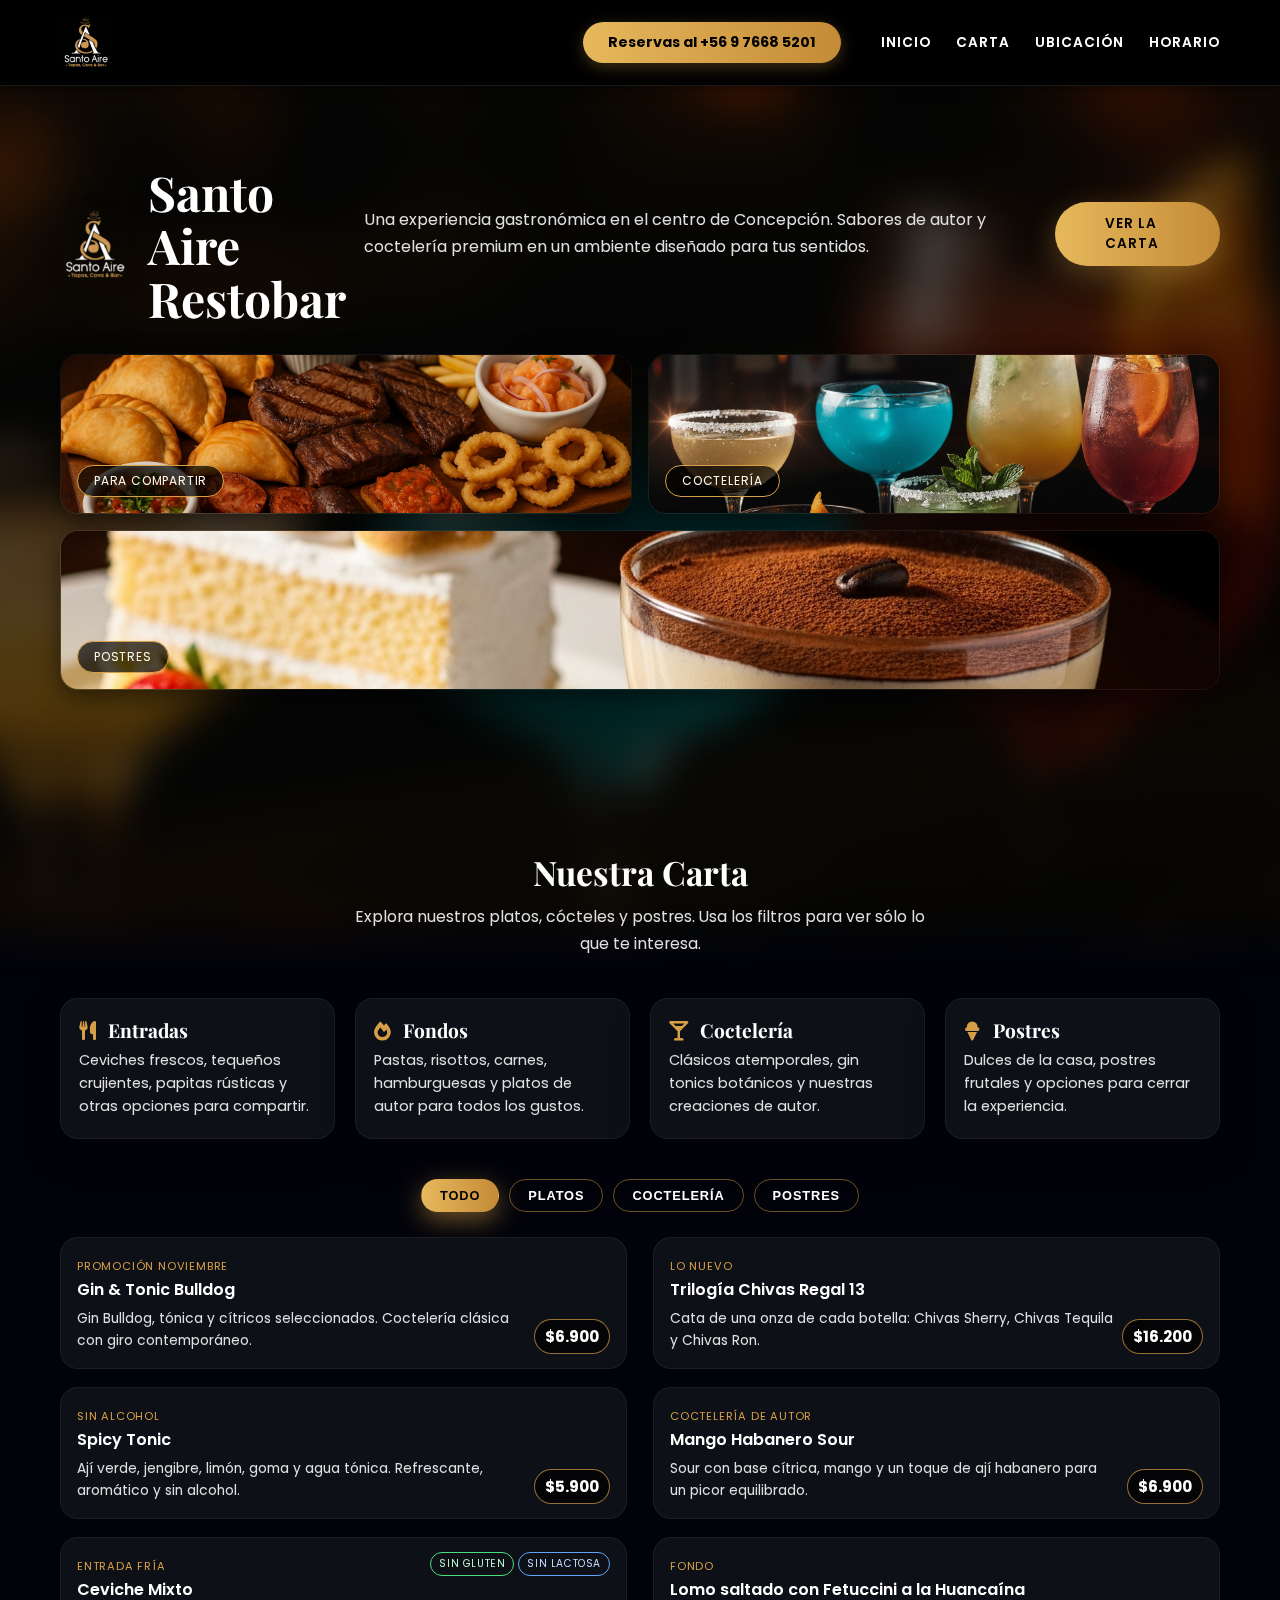
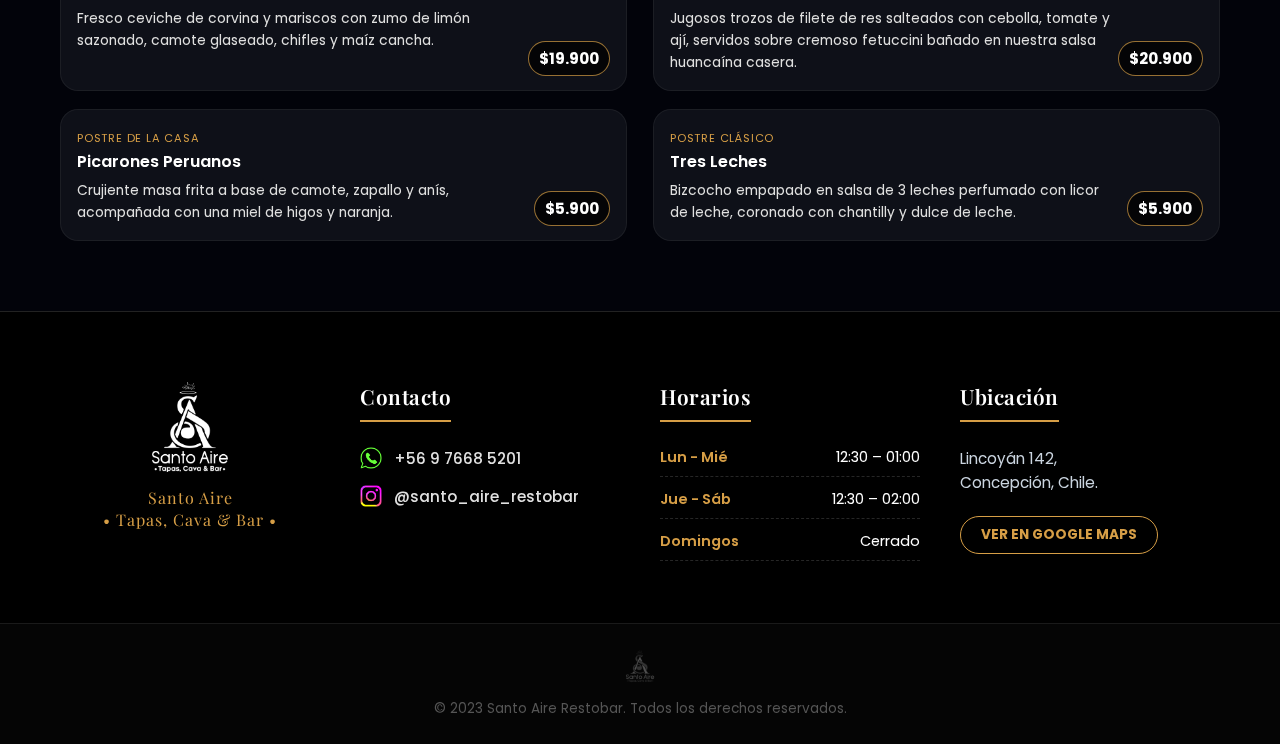
<file: index.html>
<!DOCTYPE html>
<html lang="es">
<head>
  <meta charset="UTF-8" />
  <title>Santo Aire Restobar - Carta Digital</title>
  <meta name="viewport" content="width=device-width, initial-scale=1" />
  
  <!-- FUENTES -->
  <link rel="preconnect" href="https://fonts.googleapis.com">
  <link rel="preconnect" href="https://fonts.gstatic.com" crossorigin>
  <link href="https://fonts.googleapis.com/css2?family=Playfair+Display:ital,wght@0,400;0,600;0,700;1,400&family=Poppins:wght@300;400;500;600&display=swap" rel="stylesheet">
  
  <!-- ICONOS -->
  <link rel="stylesheet" href="https://cdnjs.cloudflare.com/ajax/libs/font-awesome/6.0.0/css/all.min.css">

  <!-- CSS -->
  <link rel="stylesheet" href="styles.css">
</head>
<body>

  <!-- NAVBAR PRINCIPAL -->
  <nav class="sa-navbar">
    <div class="sa-container sa-nav-inner">
      
      <!-- LOGO -->
      <a href="#inicio" class="sa-logo">
        <img src="Carta_files/logov2-90x95.png" alt="Santo Aire Logo">
      </a>

      <!-- GRUPO DERECHO -->
      <div class="sa-nav-content">
        <!-- Botón de Reservas -->
        <a href="https://wa.me/56976685201" target="_blank" class="sa-btn-reservas">
          Reservas al +56 9 7668 5201
        </a>
        
        <!-- Enlaces -->
        <div class="sa-nav-links">
          <a href="#inicio">Inicio</a>
          <a href="#carta">Carta</a>
          <a href="#ubicacion">Ubicación</a>
          <a href="#horario">Horario</a>
        </div>
      </div>

    </div>
  </nav>

  <!-- HERO -->
  <section id="inicio" class="hero">
    <div class="sa-container hero-layout">
      <div class="hero-content">
        <div class="hero-title">
          <img src="Carta_files/logov2-90x95.png" alt="Santo Aire" class="hero-title-logo">
          <h1>Santo Aire<br>Restobar</h1>
          <p>Una experiencia gastronómica en el centro de Concepción. Sabores de autor y coctelería premium en un ambiente diseñado para tus sentidos.</p>
          <a href="carta.html
          " class="btn-hero">Ver la Carta</a>
      </div>

      <!-- GALERÍA HERO -->
      <div class="hero-grid">
        <a href="carta.html#tablas" class="hero-img-card">
          <img src="Carta_files/tablas.png" alt="Platos para compartir">
          <div class="card-label">Para Compartir</div>
        </a>

        <a href="carta.html#Cocktail" class="hero-img-card">
          <img src="Carta_files/cocktail.png" alt="Coctelería clásica">
          <div class="card-label">Coctelería</div>
        </a>

        <a href="carta.html#postres" class="hero-img-card wide">
          <img src="Carta_files/postre1.png" alt="Postres">
          <div class="card-label">Postres</div>
        </a>
      </div>
    </div>
  </section>

  <!-- SECCIÓN CARTA + FILTRO FUNCIONAL -->
  <section id="carta" class="section">
    <div class="sa-container">
      <h2 class="section-title">Nuestra Carta</h2>
      <p class="section-subtitle">Explora nuestros platos, cócteles y postres. Usa los filtros para ver sólo lo que te interesa.</p>

      <!-- Tarjetas resumen -->
      <div class="cards-grid">
        <article class="card anchor-offset" id="entradas">
          <h3><i class="fas fa-utensils"></i> Entradas</h3>
          <p>Ceviches frescos, tequeños crujientes, papitas rústicas y otras opciones para compartir.</p>
        </article>

        <article class="card anchor-offset" id="fondos">
          <h3><i class="fas fa-fire"></i> Fondos</h3>
          <p>Pastas, risottos, carnes, hamburguesas y platos de autor para todos los gustos.</p>
        </article>

        <article class="card anchor-offset" id="cocteleria">
          <h3><i class="fas fa-glass-martini-alt"></i> Coctelería</h3>
          <p>Clásicos atemporales, gin tonics botánicos y nuestras creaciones de autor.</p>
        </article>

        <article class="card anchor-offset" id="postres">
          <h3><i class="fas fa-ice-cream"></i> Postres</h3>
          <p>Dulces de la casa, postres frutales y opciones para cerrar la experiencia.</p>
        </article>
      </div>

      <!-- CARTA COMPLETA FILTRABLE -->
      <div class="menu-section">
        <!-- Filtros principales (coinciden con data-group) -->
        <div class="menu-filters">
          <button class="filter-btn active" data-filter="all">Todo</button>
          <button class="filter-btn" data-filter="platos">Platos</button>
          <button class="filter-btn" data-filter="cocteles">Coctelería</button>
          <button class="filter-btn" data-filter="postres">Postres</button>
        </div>

        <div class="menu-grid">
          <!-- === COCTELERÍA: PROMOCIONES / AUTOR / SIN ALCOHOL === -->

          <article class="item" data-group="cocteles" data-subcategory="promociones">
            <header class="item-header">
              <div>
                <span class="tag-subcategory">Promoción Noviembre</span>
                <h3>Gin &amp; Tonic Bulldog</h3>
              </div>
            </header>
            <p class="desc">
              Gin Bulldog, tónica y cítricos seleccionados. Coctelería clásica con giro contemporáneo.
            </p>
            <span class="price">$6.900</span>
          </article>

          <article class="item" data-group="cocteles" data-subcategory="promociones">
            <header class="item-header">
              <div>
                <span class="tag-subcategory">Lo Nuevo</span>
                <h3>Trilogía Chivas Regal 13</h3>
              </div>
            </header>
            <p class="desc">
              Cata de una onza de cada botella: Chivas Sherry, Chivas Tequila y Chivas Ron.
            </p>
            <span class="price">$16.200</span>
          </article>

          <article class="item" data-group="cocteles" data-subcategory="sin-alcohol">
            <header class="item-header">
              <div>
                <span class="tag-subcategory">Sin Alcohol</span>
                <h3>Spicy Tonic</h3>
              </div>
            </header>
            <p class="desc">
              Ají verde, jengibre, limón, goma y agua tónica. Refrescante, aromático y sin alcohol.
            </p>
            <span class="price">$5.900</span>
          </article>

          <article class="item" data-group="cocteles" data-subcategory="de-autor">
            <header class="item-header">
              <div>
                <span class="tag-subcategory">Coctelería de Autor</span>
                <h3>Mango Habanero Sour</h3>
              </div>
            </header>
            <p class="desc">
              Sour con base cítrica, mango y un toque de ají habanero para un picor equilibrado.
            </p>
            <span class="price">$6.900</span>
          </article>

          <!-- === ENTRADAS / PLATOS === -->
          <article class="item" data-group="platos" data-subcategory="entradas">
            <header class="item-header">
              <div>
                <span class="tag-subcategory">Entrada Fría</span>
                <h3>Ceviche Mixto</h3>
              </div>
              <div class="diet-badges">
                <span class="diet-badge diet-sin-gluten">Sin Gluten</span>
                <span class="diet-badge diet-sin-lactosa">Sin Lactosa</span>
              </div>
            </header>
            <p class="desc">
              Fresco ceviche de corvina y mariscos con zumo de limón sazonado, camote glaseado,
              chifles y maíz cancha.
            </p>
            <span class="price">$19.900</span>
          </article>

          <article class="item" data-group="platos" data-subcategory="fondos">
            <header class="item-header">
              <div>
                <span class="tag-subcategory">Fondo</span>
                <h3>Lomo saltado con Fetuccini a la Huancaína</h3>
              </div>
            </header>
            <p class="desc">
              Jugosos trozos de filete de res salteados con cebolla, tomate y ají,
        servidos sobre cremoso fetuccini bañado en nuestra salsa huancaína casera.
            </p>
            <span class="price">$20.900</span>
          </article>

          <!-- === POSTRES (EJEMPLO, PUEDES CAMBIAR NOMBRES Y PRECIOS) === -->
          <article class="item" data-group="postres" data-subcategory="clasicos">
            <header class="item-header">
              <div>
                <span class="tag-subcategory">Postre de la Casa</span>
                <h3>Picarones Peruanos</h3>
              </div>
            </header>
            <p class="desc">
              Crujiente masa frita a base de camote, zapallo y anís,
              acompañada con una miel de higos y naranja.
            </p>
            <span class="price">$5.900</span>
          </article>

          <article class="item" data-group="postres" data-subcategory="clasicos">
            <header class="item-header">
              <div>
                <span class="tag-subcategory">Postre Clásico</span>
                <h3>Tres Leches</h3>
              </div>
            </header>
            <p class="desc">
            Bizcocho empapado en salsa de 3 leches perfumado con licor de leche,
            coronado con chantilly y dulce de leche.
            </p>
            <span class="price">$5.900</span>
          </article>

          <!-- AQUÍ PUEDES PEGAR TODOS LOS ITEMS QUE HICIMOS EN EL OTRO CHAT -->
        </div>
      </div>
    </div>
  </section>




<footer class="sa-footer">
  <div class="sa-container sa-footer-grid">

    <!-- COLUMNA 1: LOGO Y SLOGAN -->
    <div class="sa-footer-col sa-brand-col">
      <img src="Carta_files/logo.png" alt="Santo Aire" class="sa-footer-main-logo" onerror="this.src='Carta_files/logov2-90x95.png'">
      <p class="sa-brand-slogan">Santo Aire<br>• Tapas, Cava & Bar •</p>
    </div>

    <!-- COLUMNA 2: CONTACTO -->
    <div class="sa-footer-col">
      <h3 class="sa-footer-title">Contacto</h3>
      
      <div class="sa-contact-item">
        <img src="Carta_files/whatsapp.png" class="sa-contact-icon" alt="WhatsApp"> 
        <a href="https://wa.me/56976685201" target="_blank">+56 9 7668 5201</a>
      </div>

      <div class="sa-contact-item">
        <img src="Carta_files/instagram.png" class="sa-contact-icon" alt="Instagram">
        <a href="https://www.instagram.com/santo_aire_restobar" target="_blank">@santo_aire_restobar</a>
      </div>
    </div>
    
    <!-- COLUMNA 3: HORARIOS -->
    <div class="sa-footer-col">
      <h3 class="sa-footer-title">Horarios</h3>
      <ul class="sa-info-list">
        <li><span>Lun - Mié</span> <span>12:30 – 01:00</span></li>
        <li><span>Jue - Sáb</span> <span>12:30 – 02:00</span></li>
        <li><span>Domingos</span> <span>Cerrado</span></li>
      </ul>
    </div>

    <!-- COLUMNA 4: UBICACIÓN -->
    <div class="sa-footer-col">
      <h3 class="sa-footer-title">Ubicación</h3>
      <p class="sa-footer-text">
        Lincoyán 142,<br>Concepción, Chile.
      </p>
      <a href="https://maps.google.com" target="_blank" class="sa-footer-btn">
        Ver en Google Maps
      </a>
    </div>

  </div>

  <!-- BARRA COPYRIGHT -->
  <div class="sa-copyright-bar">
    <img src="Carta_files/logov2-90x95.png" alt="Santo Aire Logo" class="sa-copyright-logo">
    <p>© 2023 Santo Aire Restobar. Todos los derechos reservados.</p>
  </div>

  <!-- JS: Filtros de carta + año footer -->
  <script>
    document.addEventListener('DOMContentLoaded', () => {
      const filterBtns = document.querySelectorAll('.filter-btn');
      const items = document.querySelectorAll('.menu-grid .item');

      filterBtns.forEach(btn => {
        btn.addEventListener('click', () => {
          const filter = btn.dataset.filter;

          filterBtns.forEach(b => b.classList.remove('active'));
          btn.classList.add('active');

          items.forEach(item => {
            const group = item.dataset.group;
            if (filter === 'all' || group === filter) {
              item.style.display = '';
            } else {
              item.style.display = 'none';
            }
          });
        });
      });

      // Año dinámico footer
      const yearSpan = document.getElementById('year');
      if (yearSpan) {
        yearSpan.textContent = new Date().getFullYear();
      }
    });
  </script>

</body>
</html>
</file>
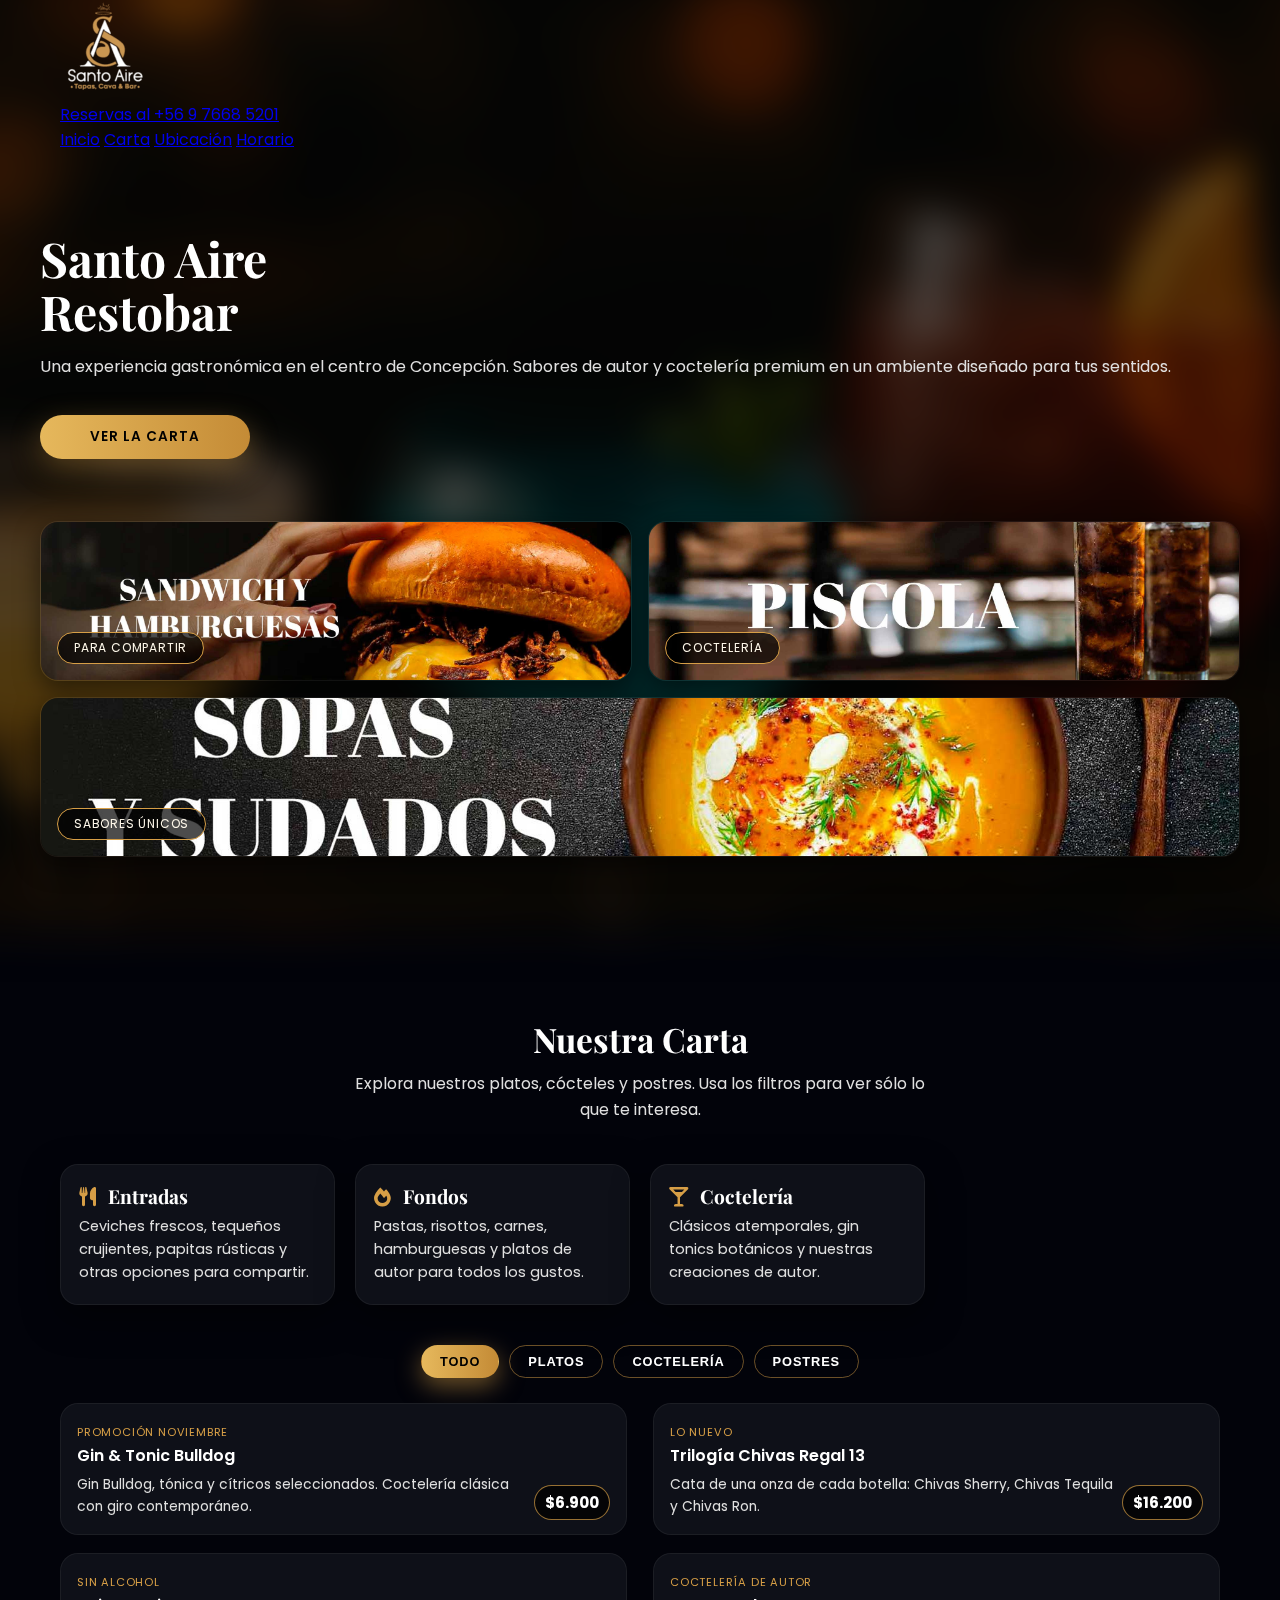
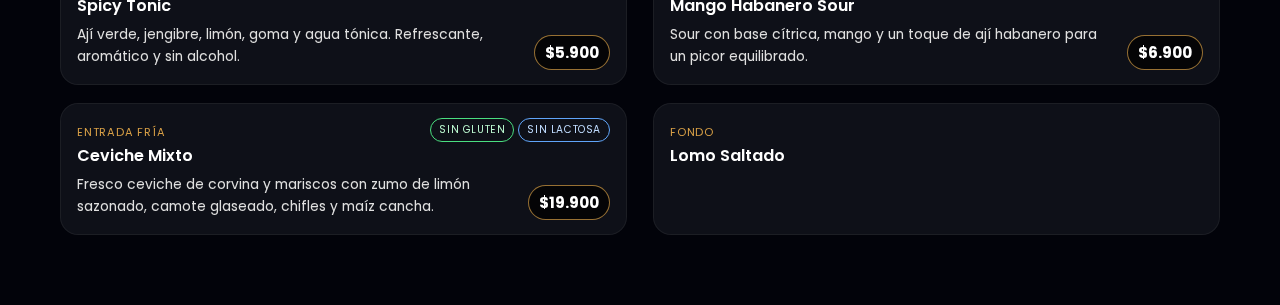
<file: antecarta.html>
<!DOCTYPE html>
<html lang="es">
<head>
  <meta charset="UTF-8" />
  <title>Santo Aire Restobar - Carta Digital</title>
  <meta name="viewport" content="width=device-width, initial-scale=1" />
  
  <!-- FUENTES -->
  <link rel="preconnect" href="https://fonts.googleapis.com">
  <link rel="preconnect" href="https://fonts.gstatic.com" crossorigin>
  <link href="https://fonts.googleapis.com/css2?family=Playfair+Display:ital,wght@0,400;0,600;0,700;1,400&family=Poppins:wght@300;400;500;600&display=swap" rel="stylesheet">
  
  <!-- ICONOS -->
  <link rel="stylesheet" href="https://cdnjs.cloudflare.com/ajax/libs/font-awesome/6.0.0/css/all.min.css">

  <!-- CSS -->
  <link rel="stylesheet" href="styles.css">
</head>
<body>

  <!-- NAVBAR -->
  <nav class="navbar">
    <div class="container nav-inner">
      
      <!-- LOGO -->
      <a href="#inicio" class="logo">
        <img src="Carta_files/logov2-90x95.png" alt="Santo Aire Logo">
      </a>

      <!-- GRUPO DERECHO -->
      <div class="nav-content">
        <!-- Botón de Reservas -->
        <a href="https://wa.me/56976685201" target="_blank" class="btn-reservas-nav">
          Reservas al +56 9 7668 5201
        </a>
        
        <!-- Enlaces -->
        <div class="nav-links">
          <a href="#inicio">Inicio</a>
          <a href="#carta">Carta</a>
          <a href="#ubicacion">Ubicación</a>
          <a href="#horario">Horario</a>
        </div>
      </div>

    </div>
  </nav>

  <!-- HERO -->
  <section id="inicio" class="hero container">
    <div class="hero-content">
      <h1>Santo Aire<br>Restobar</h1>
      <p>Una experiencia gastronómica en el centro de Concepción. Sabores de autor y coctelería premium en un ambiente diseñado para tus sentidos.</p>
      <!-- Ahora baja a la carta de la misma página -->
      <a href="#carta" class="btn-hero">Ver la Carta</a>
    </div>

    <!-- GALERÍA HERO -->
    <div class="hero-grid">
      <a href="#entradas" class="hero-img-card">
        <img src="Carta_files/sandw.jpg" alt="Platos para compartir">
        <div class="card-label">Para Compartir</div>
      </a>

      <a href="#cocteleria" class="hero-img-card">
        <img src="Carta_files/piscola.jpg" alt="Coctelería clásica">
        <div class="card-label">Coctelería</div>
      </a>

      <a href="#fondos" class="hero-img-card wide">
        <img src="Carta_files/sopassudados.jpg" alt="Sabores únicos">
        <div class="card-label">Sabores Únicos</div>
      </a>
    </div>
  </section>

  <!-- SECCIÓN CARTA + FILTRO FUNCIONAL -->
  <section id="carta" class="section">
    <div class="container">
      <h2 class="section-title">Nuestra Carta</h2>
      <p class="section-subtitle">Explora nuestros platos, cócteles y postres. Usa los filtros para ver sólo lo que te interesa.</p>

      <!-- Tarjetas resumen -->
      <div class="cards-grid">
        <article class="card anchor-offset" id="entradas">
          <h3><i class="fas fa-utensils"></i> Entradas</h3>
          <p>Ceviches frescos, tequeños crujientes, papitas rústicas y otras opciones para compartir.</p>
        </article>

        <article class="card anchor-offset" id="fondos">
          <h3><i class="fas fa-fire"></i> Fondos</h3>
          <p>Pastas, risottos, carnes, hamburguesas y platos de autor para todos los gustos.</p>
        </article>

        <article class="card anchor-offset" id="cocteleria">
          <h3><i class="fas fa-glass-martini-alt"></i> Coctelería</h3>
          <p>Clásicos atemporales, gin tonics botánicos y nuestras creaciones de autor.</p>
        </article>
      </div>

      <!-- CARTA COMPLETA FILTRABLE -->
      <div class="menu-section">
        <!-- Filtros principales (coinciden con data-group) -->
        <div class="menu-filters">
          <button class="filter-btn active" data-filter="all">Todo</button>
          <button class="filter-btn" data-filter="platos">Platos</button>
          <button class="filter-btn" data-filter="cocteles">Coctelería</button>
          <button class="filter-btn" data-filter="postres">Postres</button>
        </div>

        <div class="menu-grid">
          <!-- === EJEMPLOS DE ITEMS (puedes pegar aquí TODOS los que hicimos en el otro chat) === -->

          <!-- PROMOCIONES COCTELERÍA -->
          <article class="item" data-group="cocteles" data-subcategory="promociones">
            <header class="item-header">
              <div>
                <span class="tag-subcategory">Promoción Noviembre</span>
                <h3>Gin &amp; Tonic Bulldog</h3>
              </div>
            </header>
            <p class="desc">
              Gin Bulldog, tónica y cítricos seleccionados. Coctelería clásica con giro contemporáneo.
            </p>
            <span class="price">$6.900</span>
          </article>

          <article class="item" data-group="cocteles" data-subcategory="promociones">
            <header class="item-header">
              <div>
                <span class="tag-subcategory">Lo Nuevo</span>
                <h3>Trilogía Chivas Regal 13</h3>
              </div>
            </header>
            <p class="desc">
              Cata de una onza de cada botella: Chivas Sherry, Chivas Tequila y Chivas Ron.
            </p>
            <span class="price">$16.200</span>
          </article>

          <article class="item" data-group="cocteles" data-subcategory="sin-alcohol">
            <header class="item-header">
              <div>
                <span class="tag-subcategory">Sin Alcohol</span>
                <h3>Spicy Tonic</h3>
              </div>
            </header>
            <p class="desc">
              Ají verde, jengibre, limón, goma y agua tónica. Refrescante, aromático y sin alcohol.
            </p>
            <span class="price">$5.900</span>
          </article>

          <article class="item" data-group="cocteles" data-subcategory="de-autor">
            <header class="item-header">
              <div>
                <span class="tag-subcategory">Coctelería de Autor</span>
                <h3>Mango Habanero Sour</h3>
              </div>
            </header>
            <p class="desc">
              Sour con base cítrica, mango y un toque de ají habanero para un picor equilibrado.
            </p>
            <span class="price">$6.900</span>
          </article>

          <!-- ENTRADAS / PLATOS -->
          <article class="item" data-group="platos" data-subcategory="entradas">
            <header class="item-header">
              <div>
                <span class="tag-subcategory">Entrada Fría</span>
                <h3>Ceviche Mixto</h3>
              </div>
              <div class="diet-badges">
                <span class="diet-badge diet-sin-gluten">Sin Gluten</span>
                <span class="diet-badge diet-sin-lactosa">Sin Lactosa</span>
              </div>
            </header>
            <p class="desc">
              Fresco ceviche de corvina y mariscos con zumo de limón sazonado, camote glaseado,
              chifles y maíz cancha.
            </p>
            <span class="price">$19.900</span>
          </article>

          <article class="item" data-group="platos" data-subcategory="fondos">
            <header class="item-header">
              <div>
                <span class="tag-subcategory">Fondo</span>
                <h3>Lomo Saltado</h3>
              </div>
            </header>
            <p cl
</file>
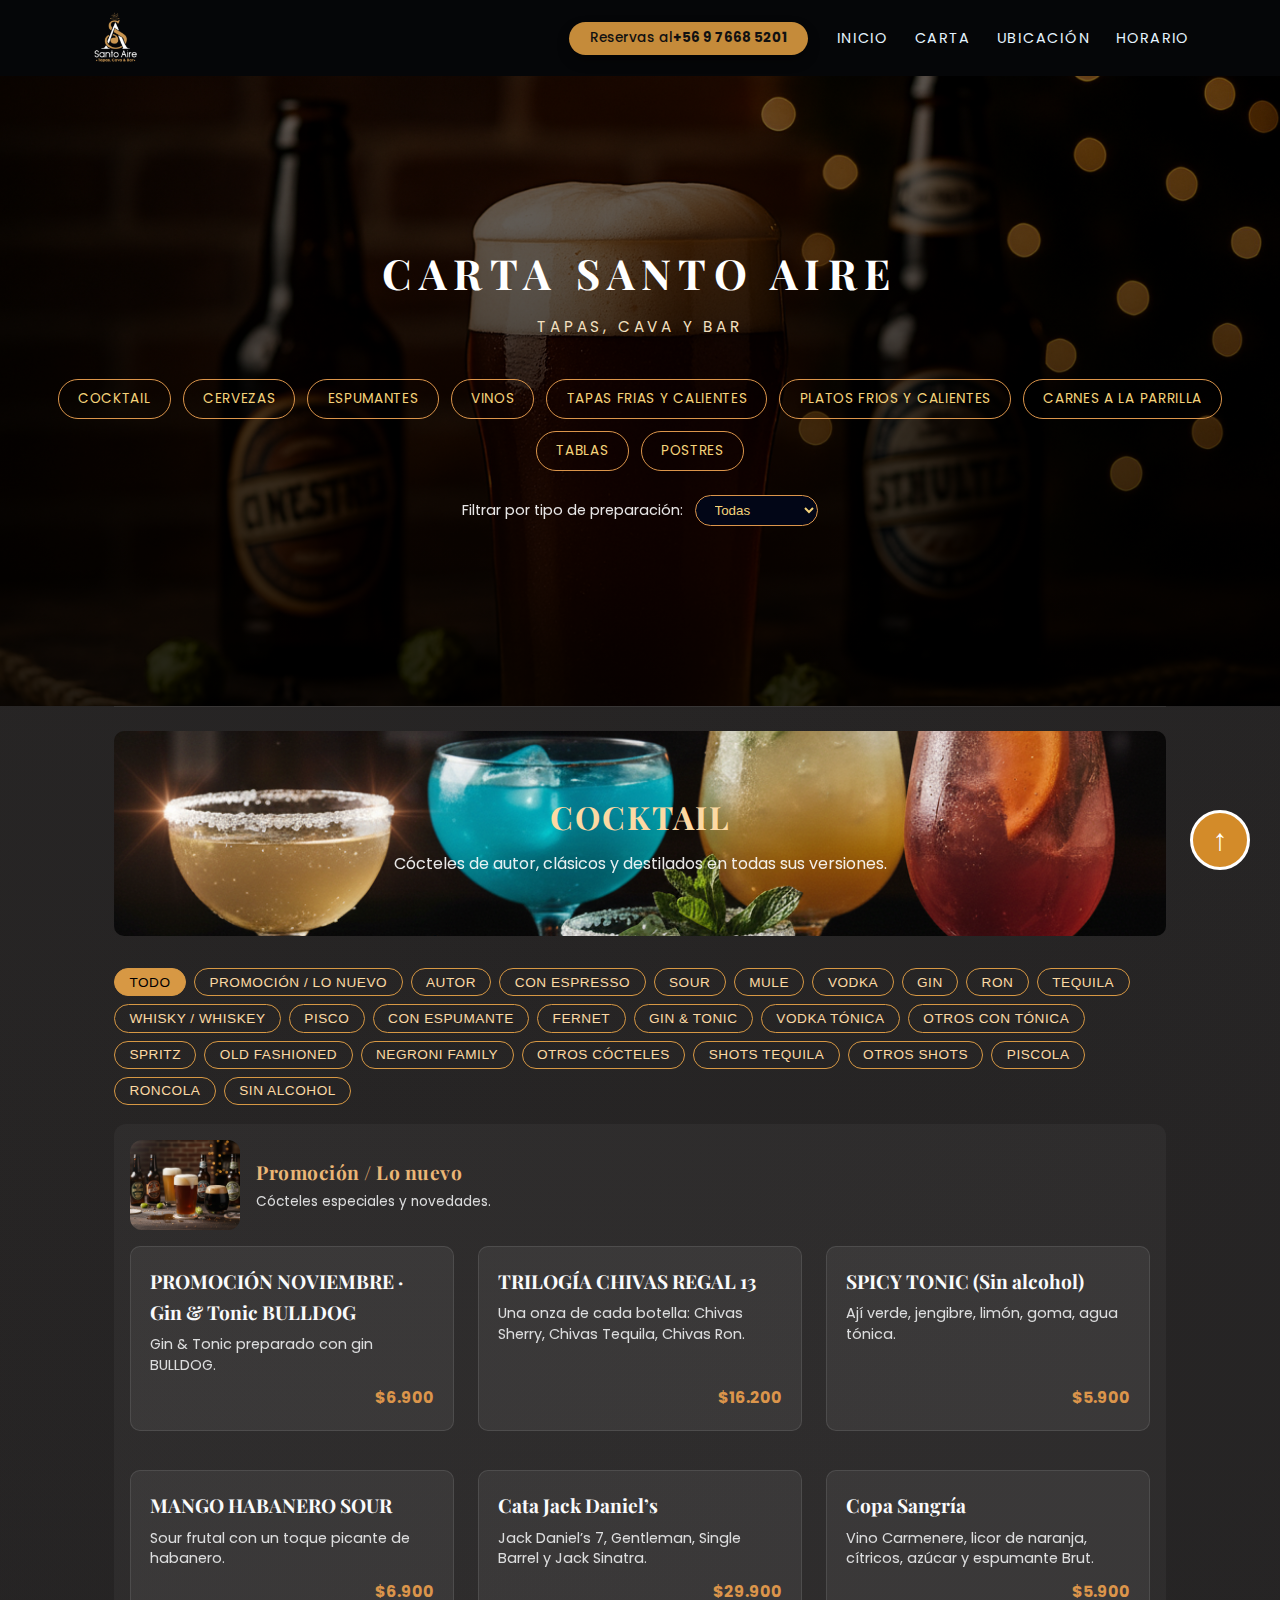
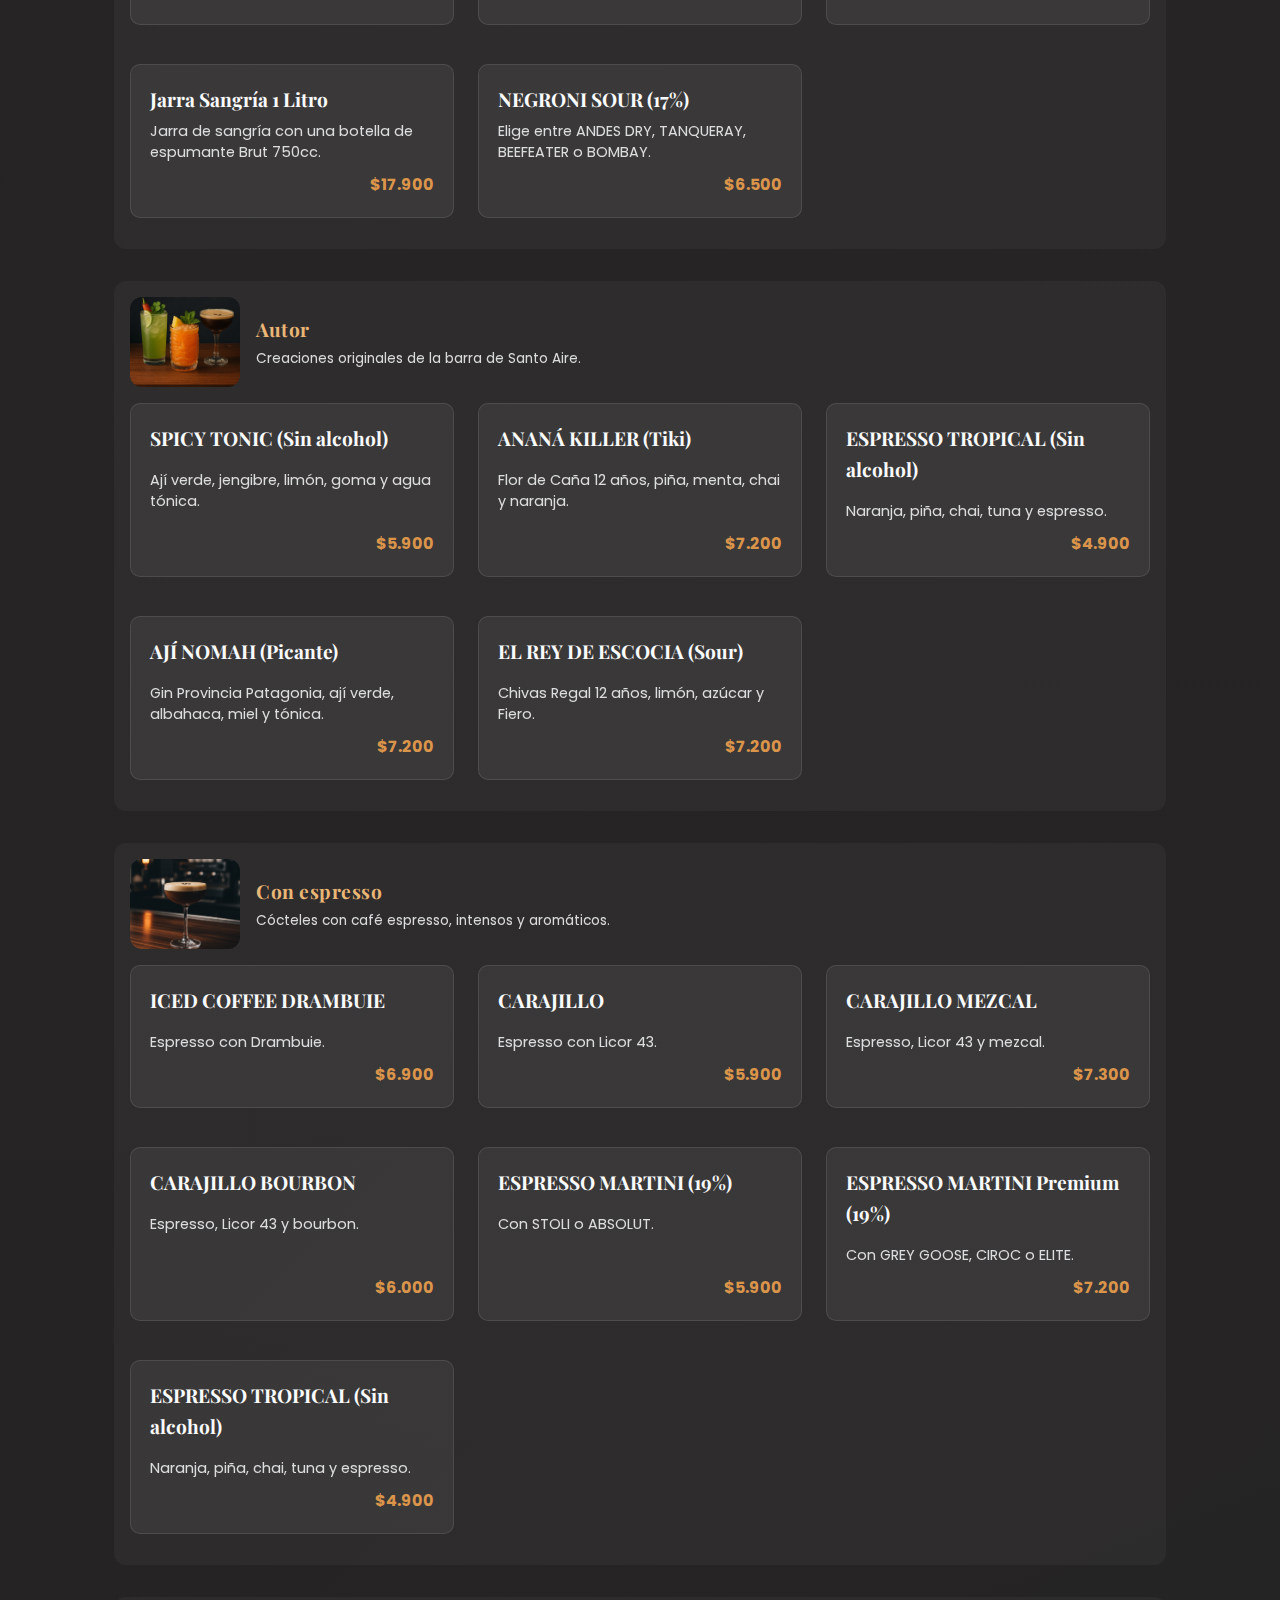
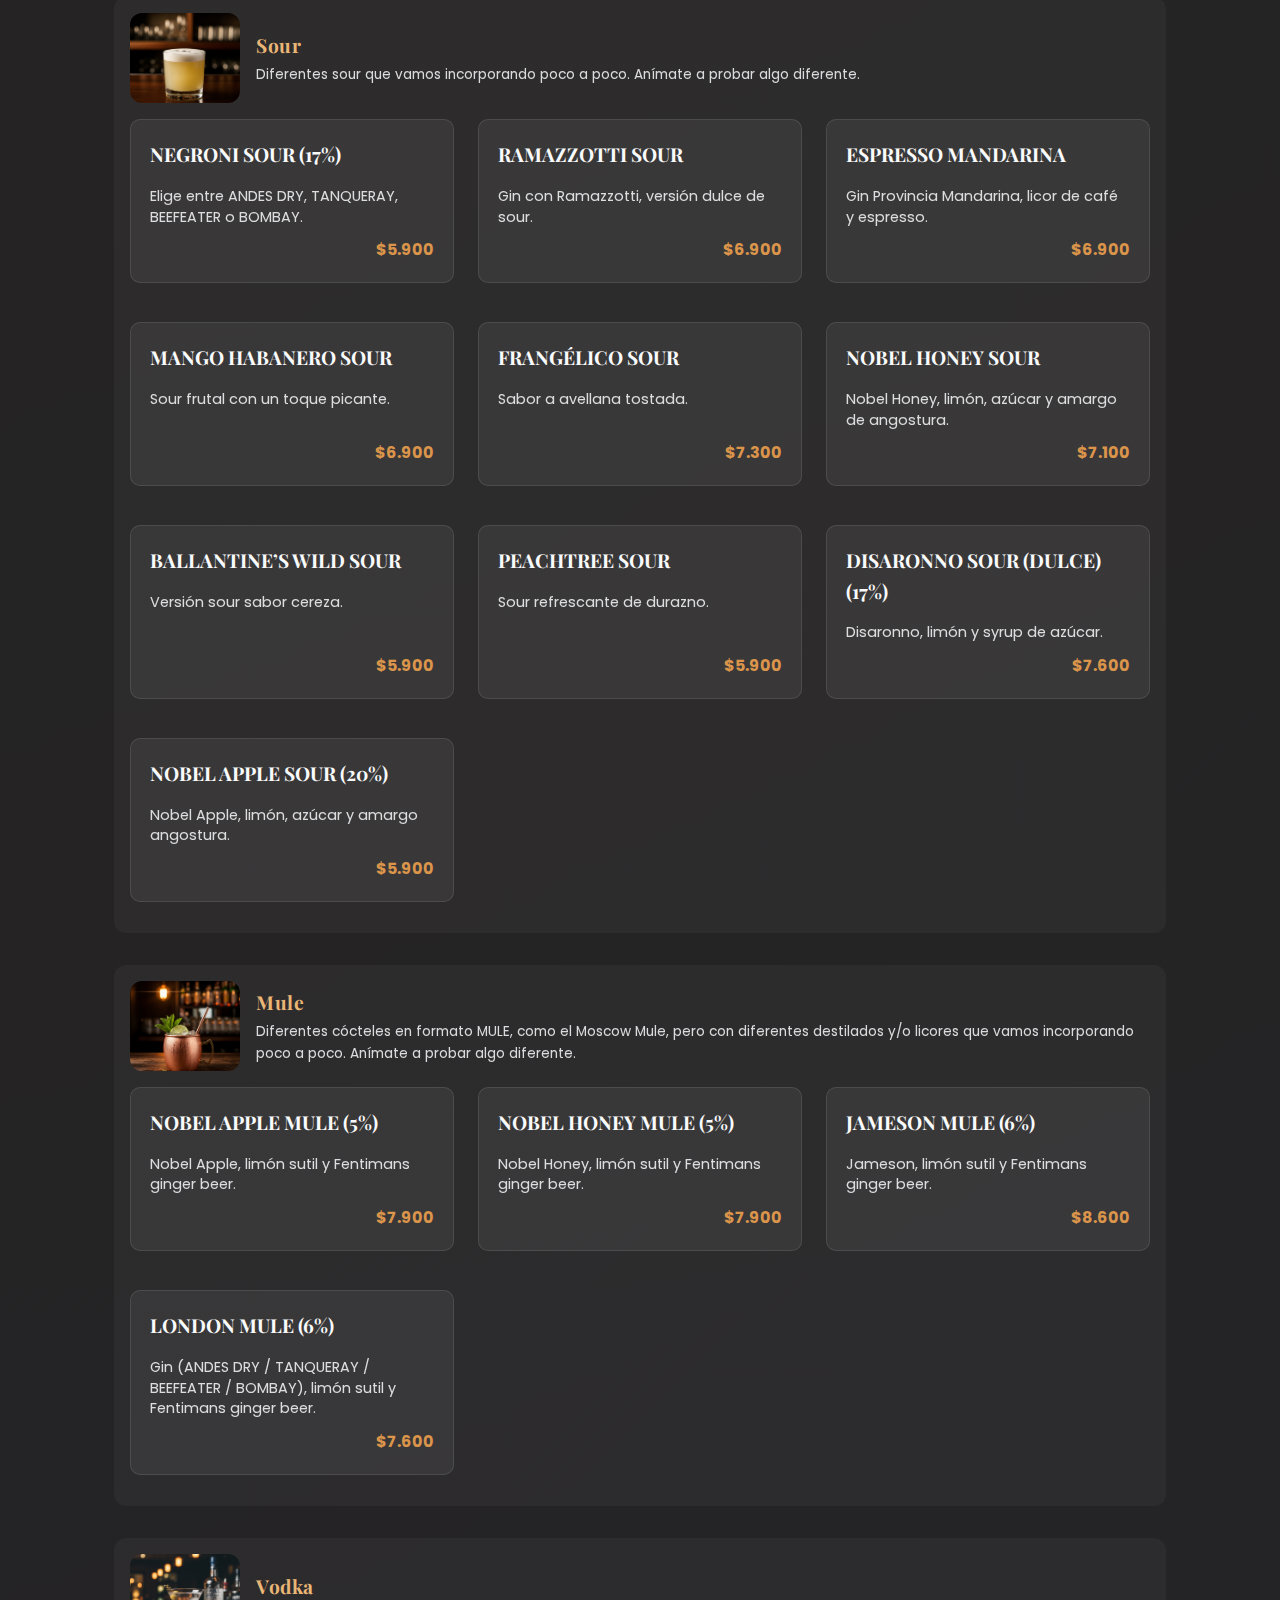
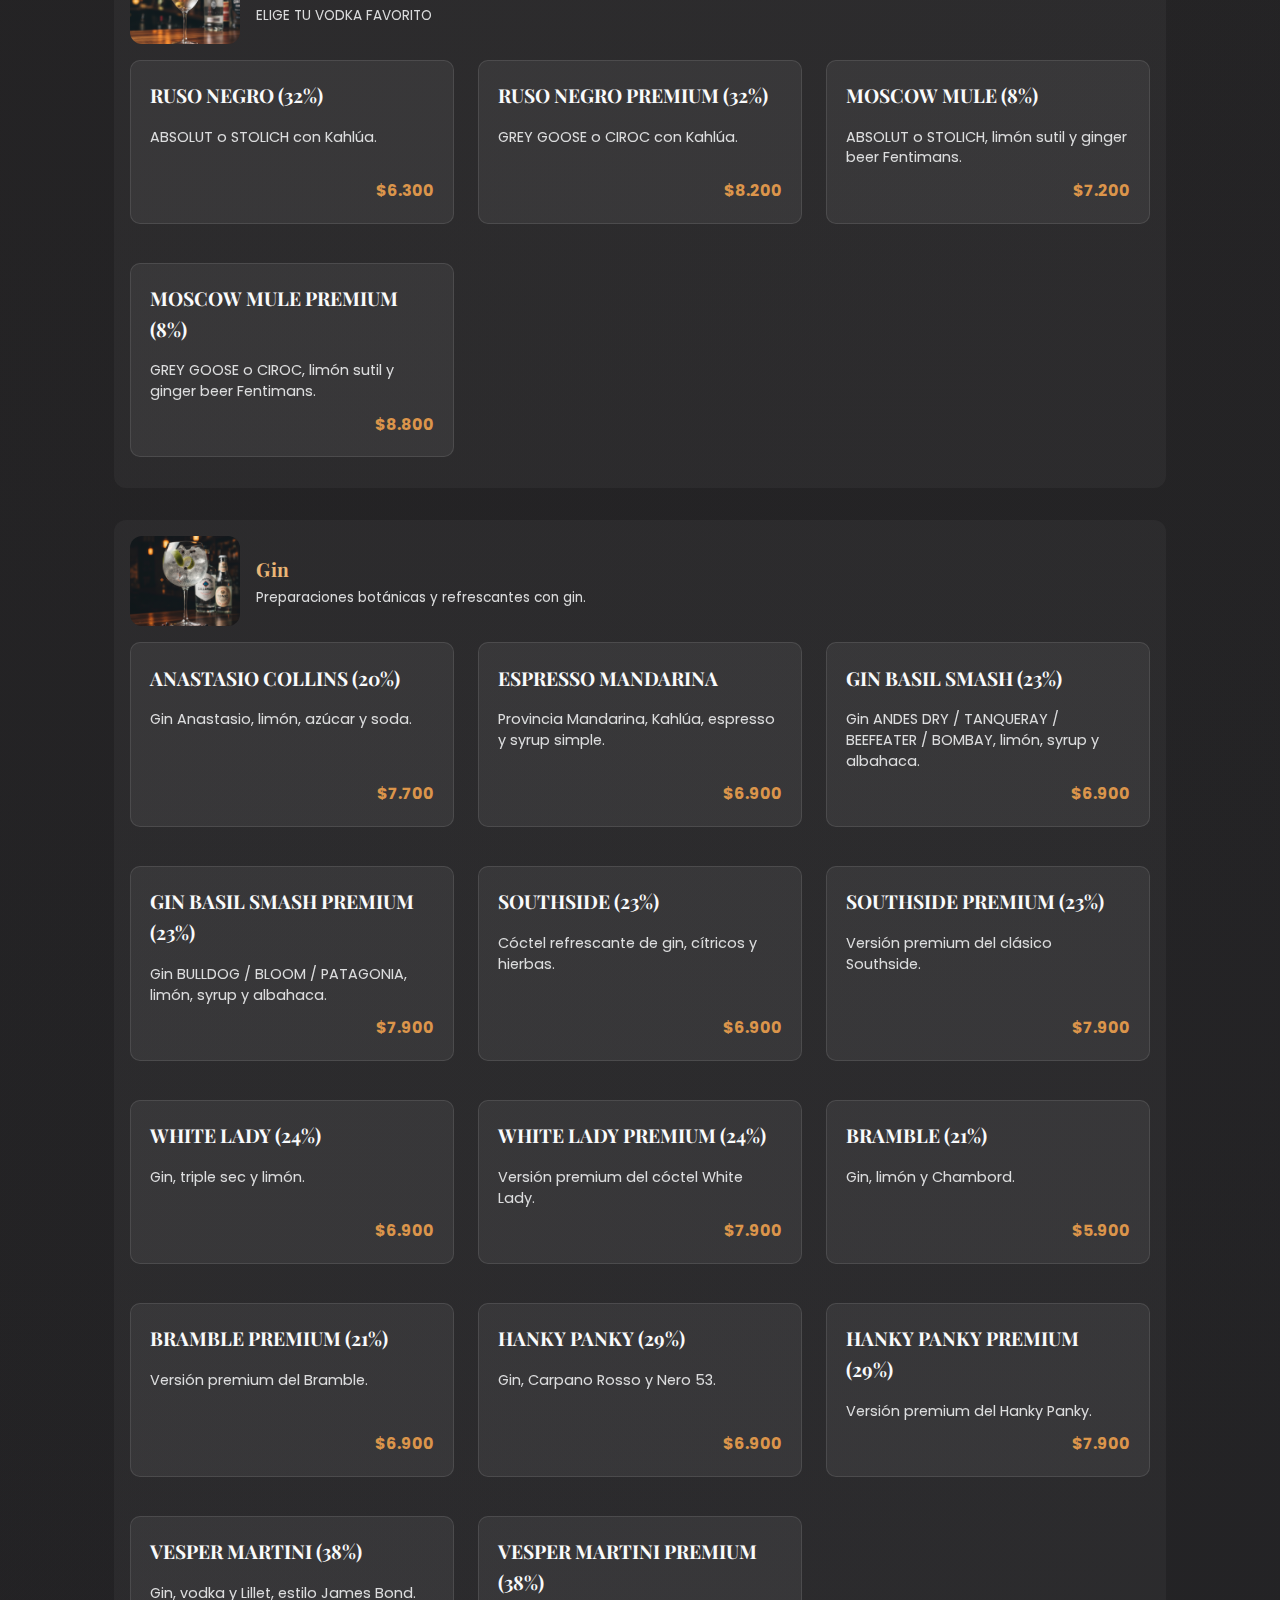
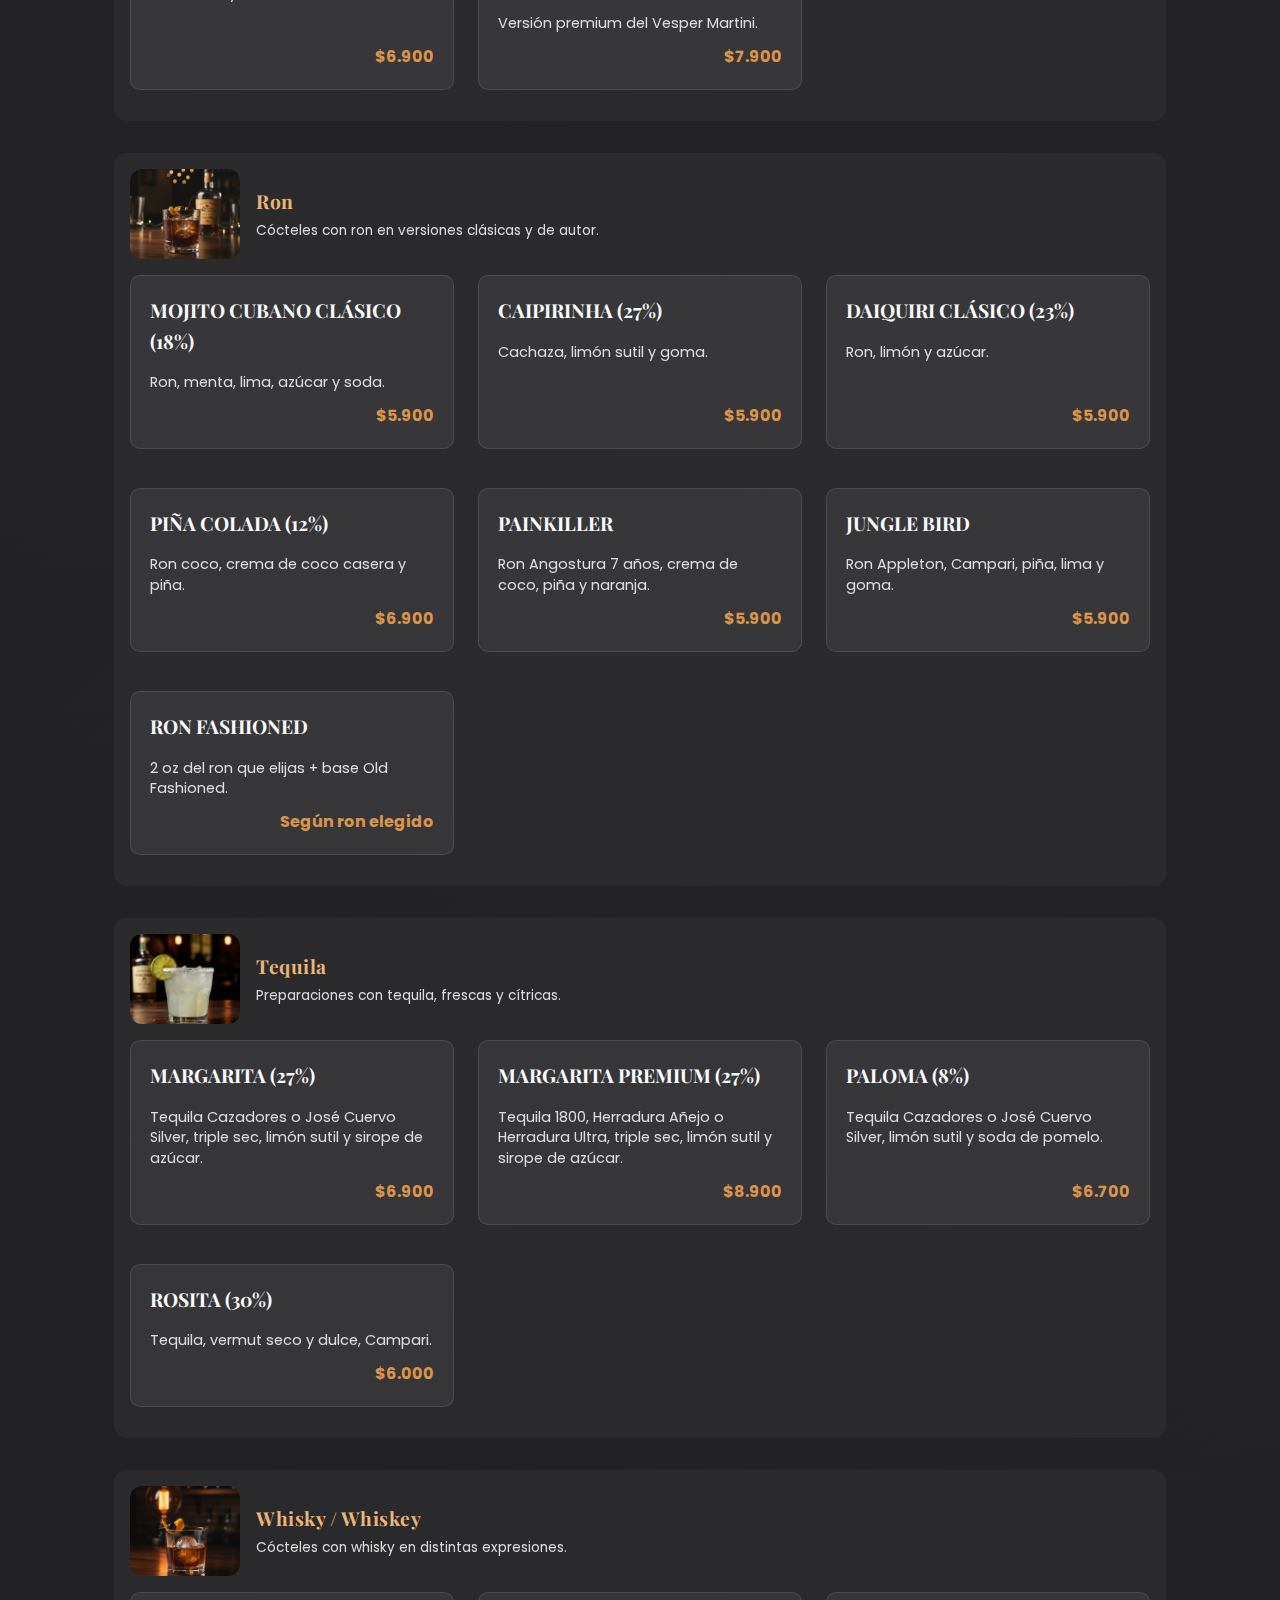
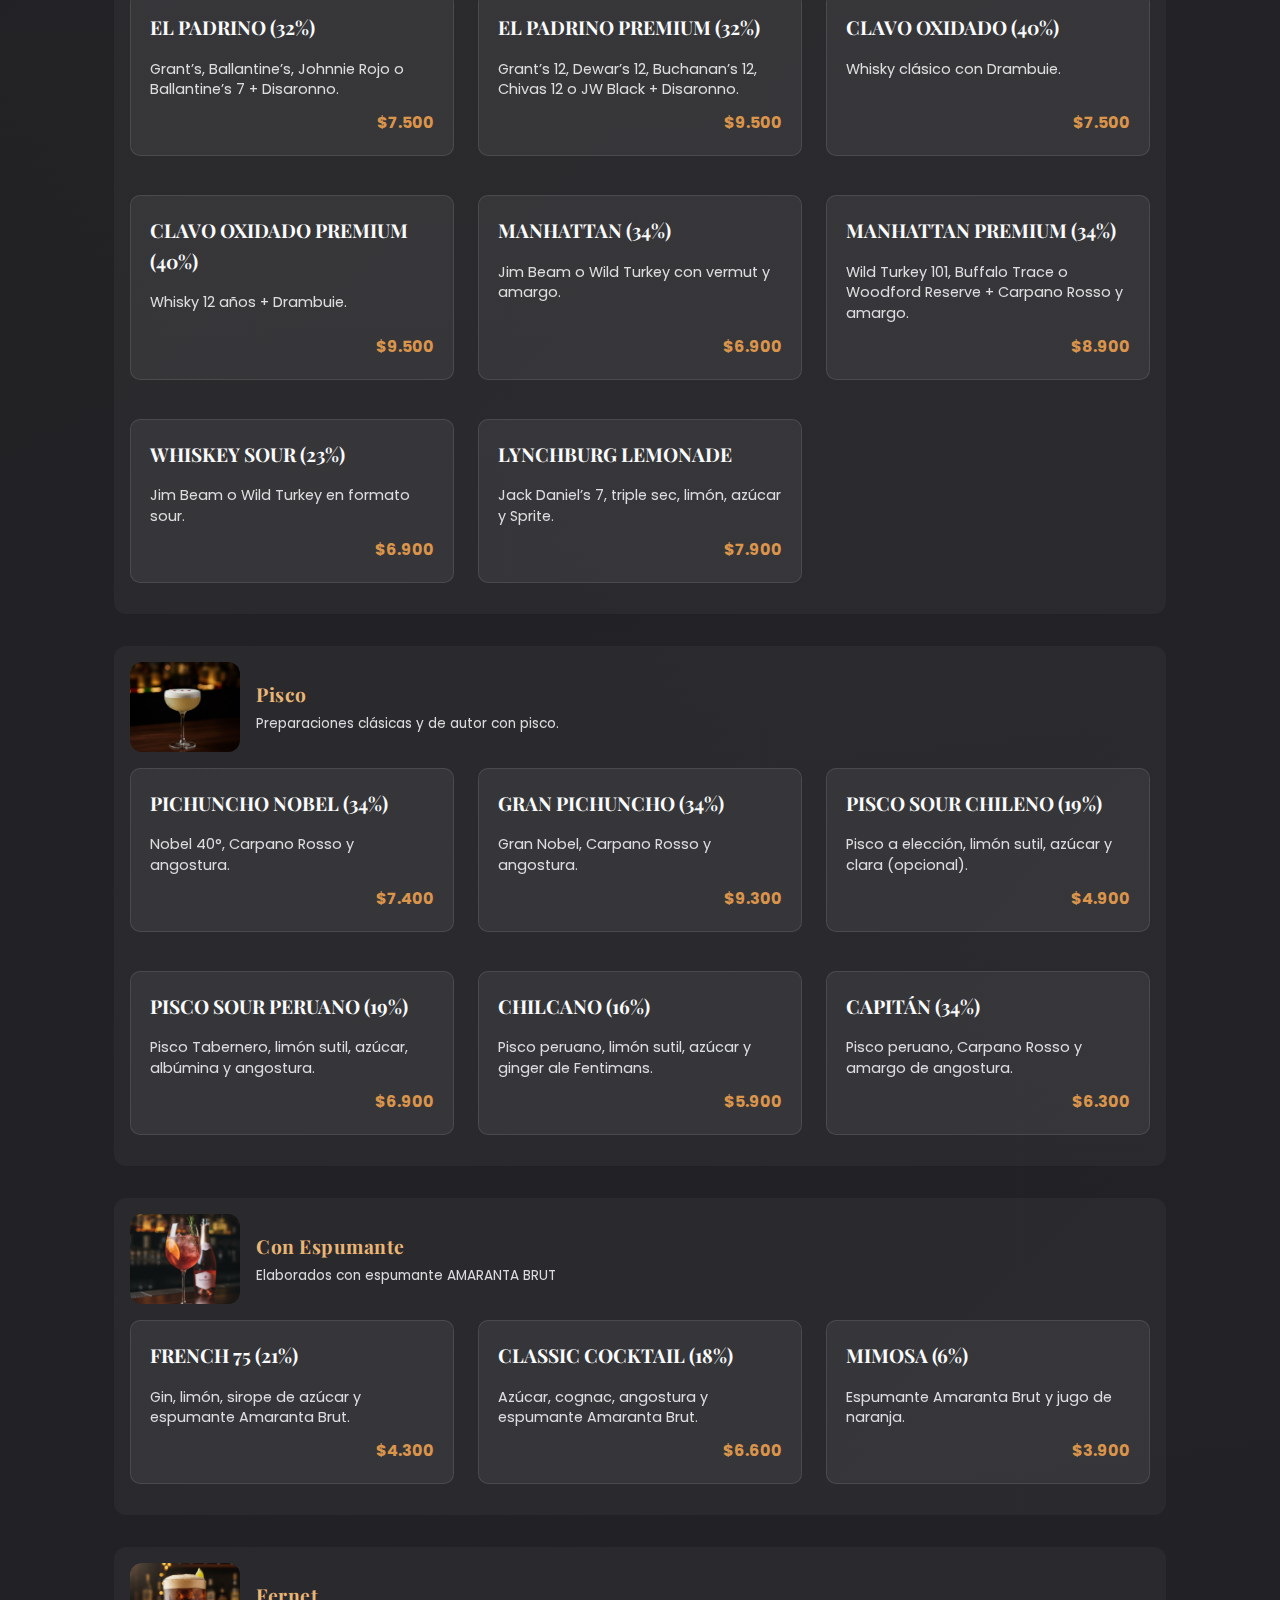
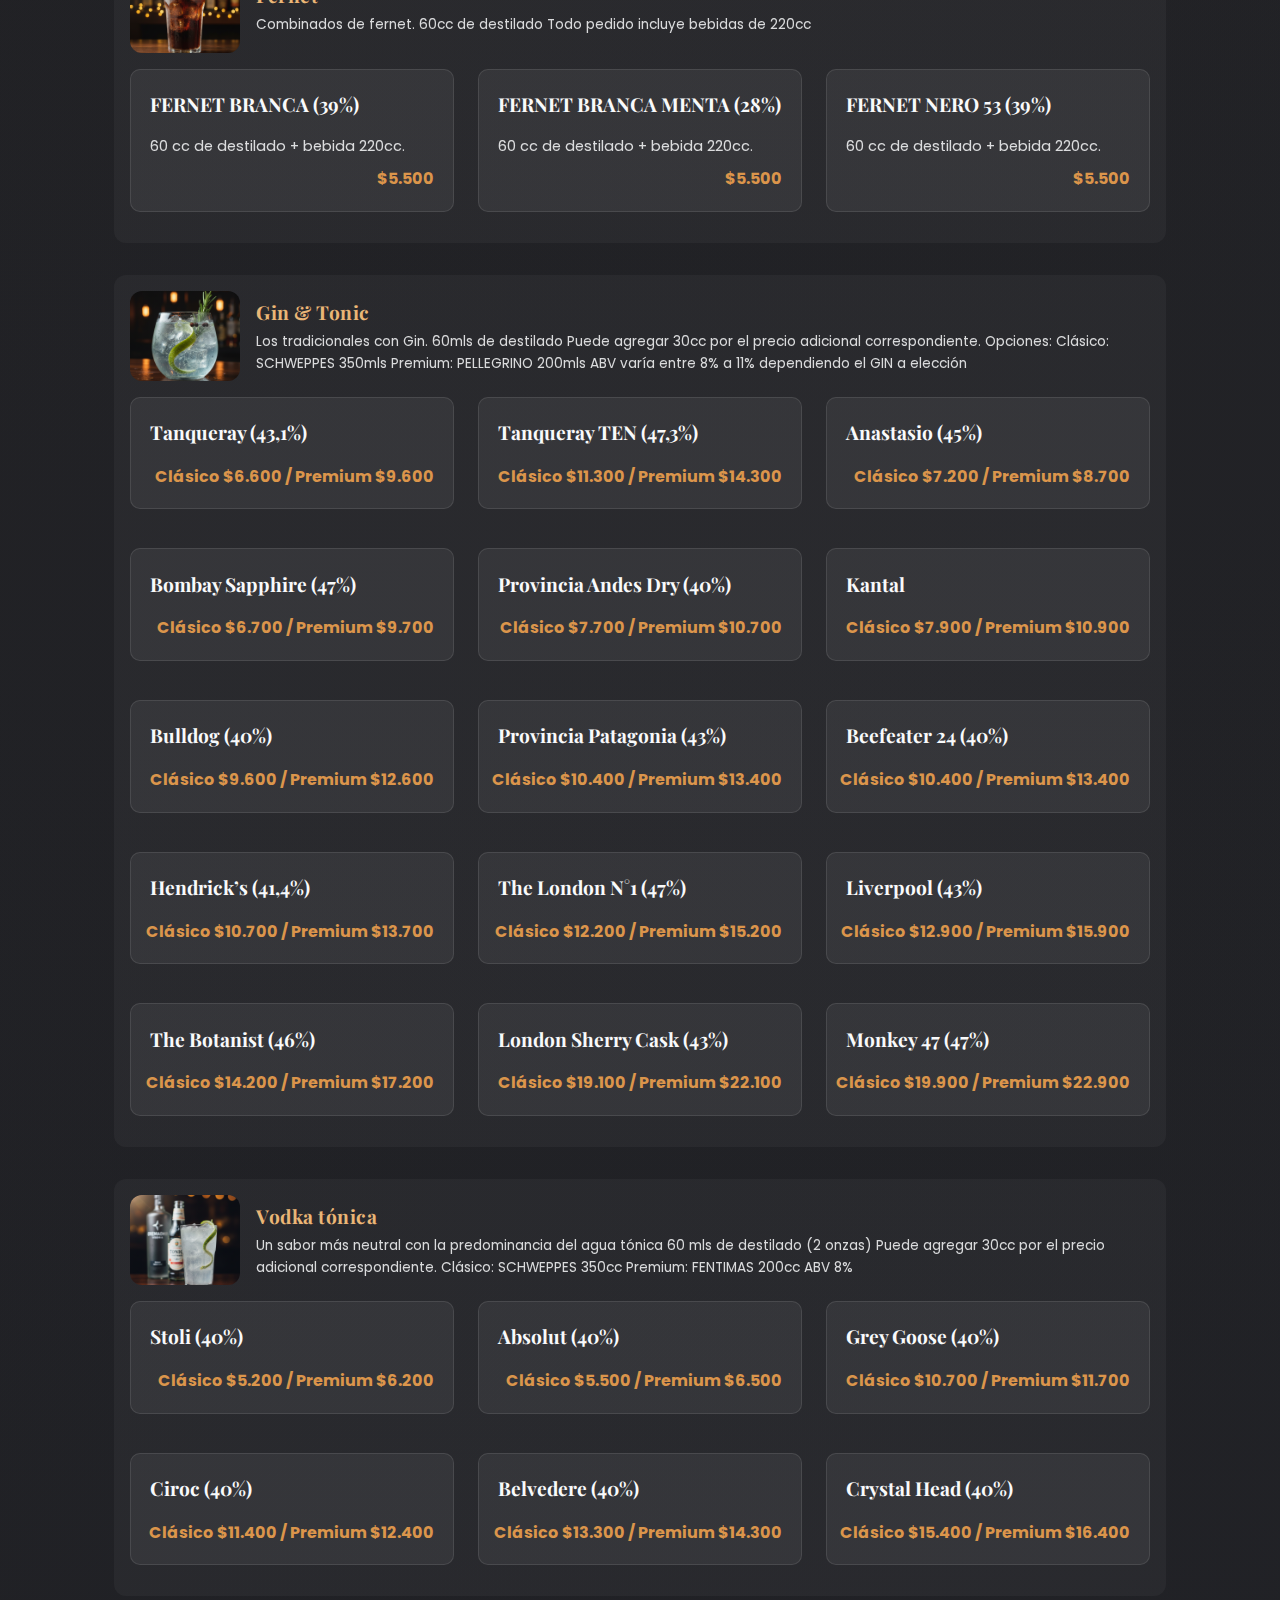
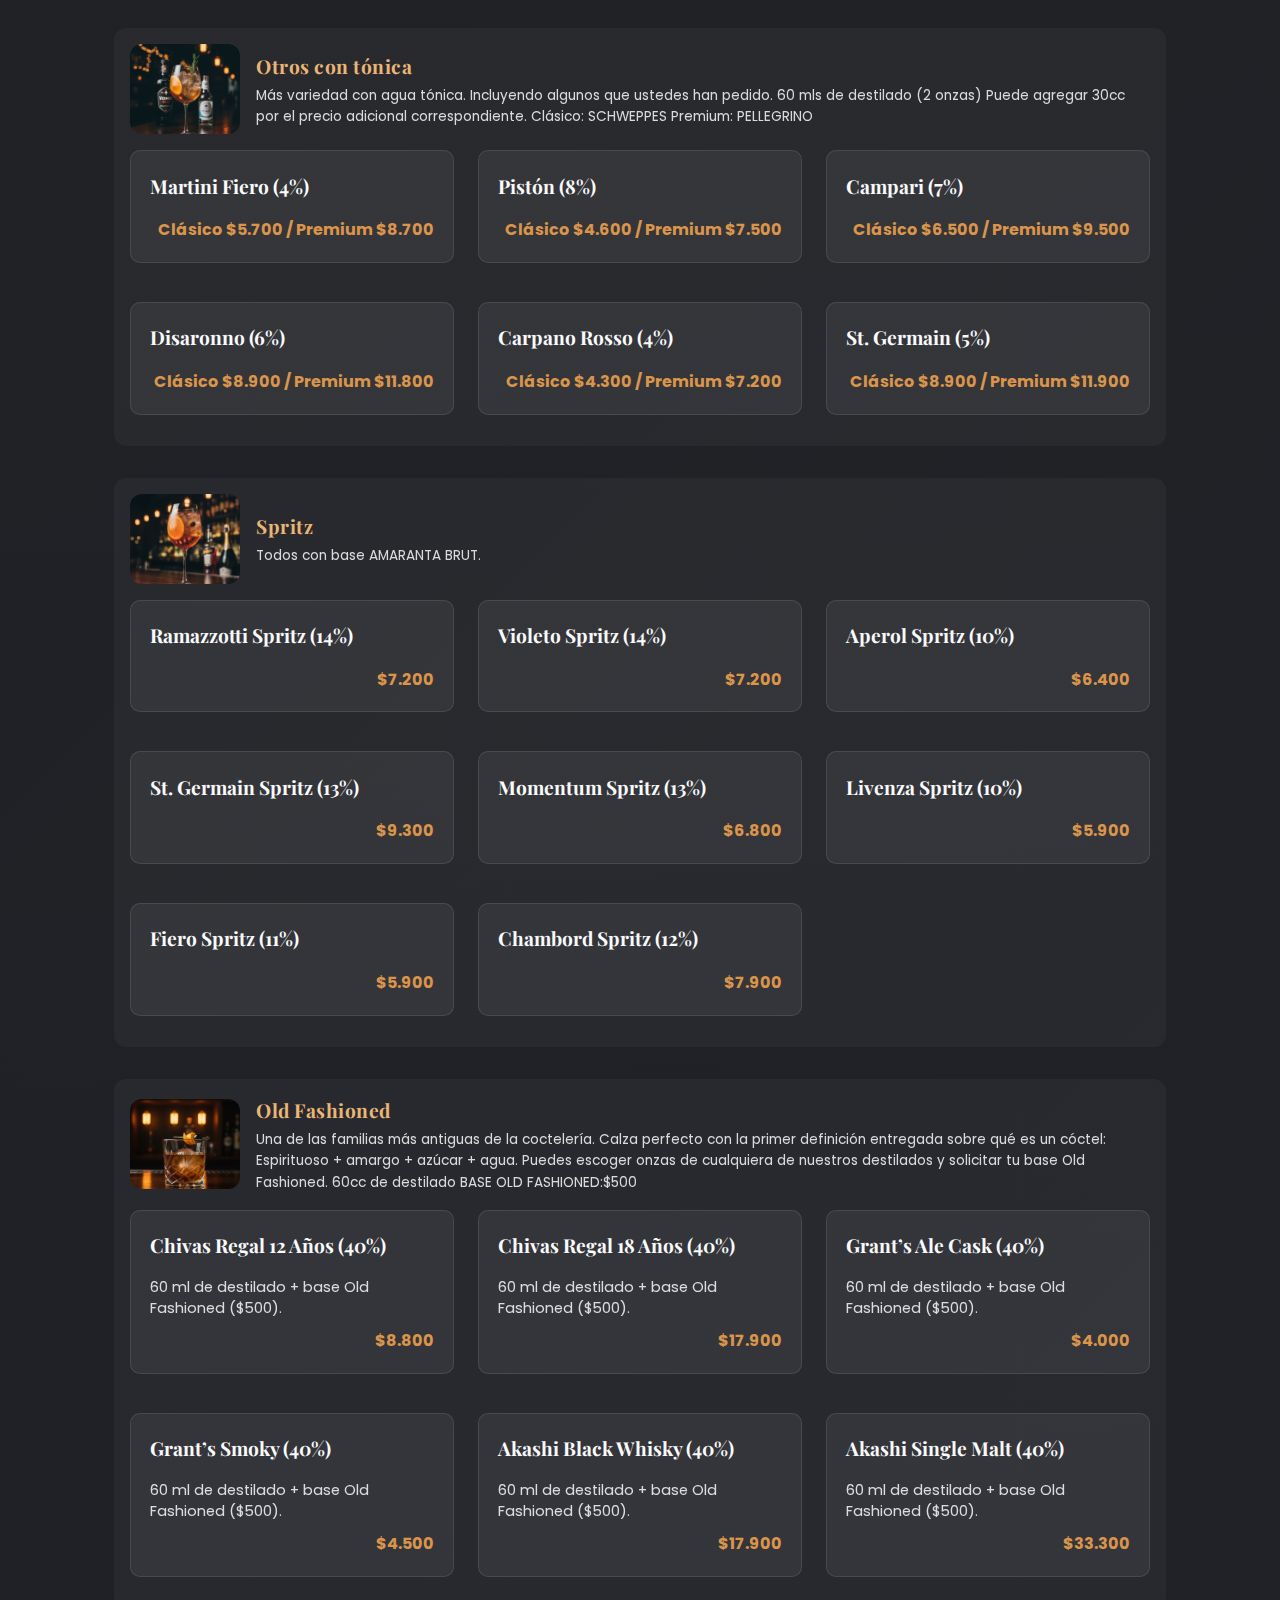
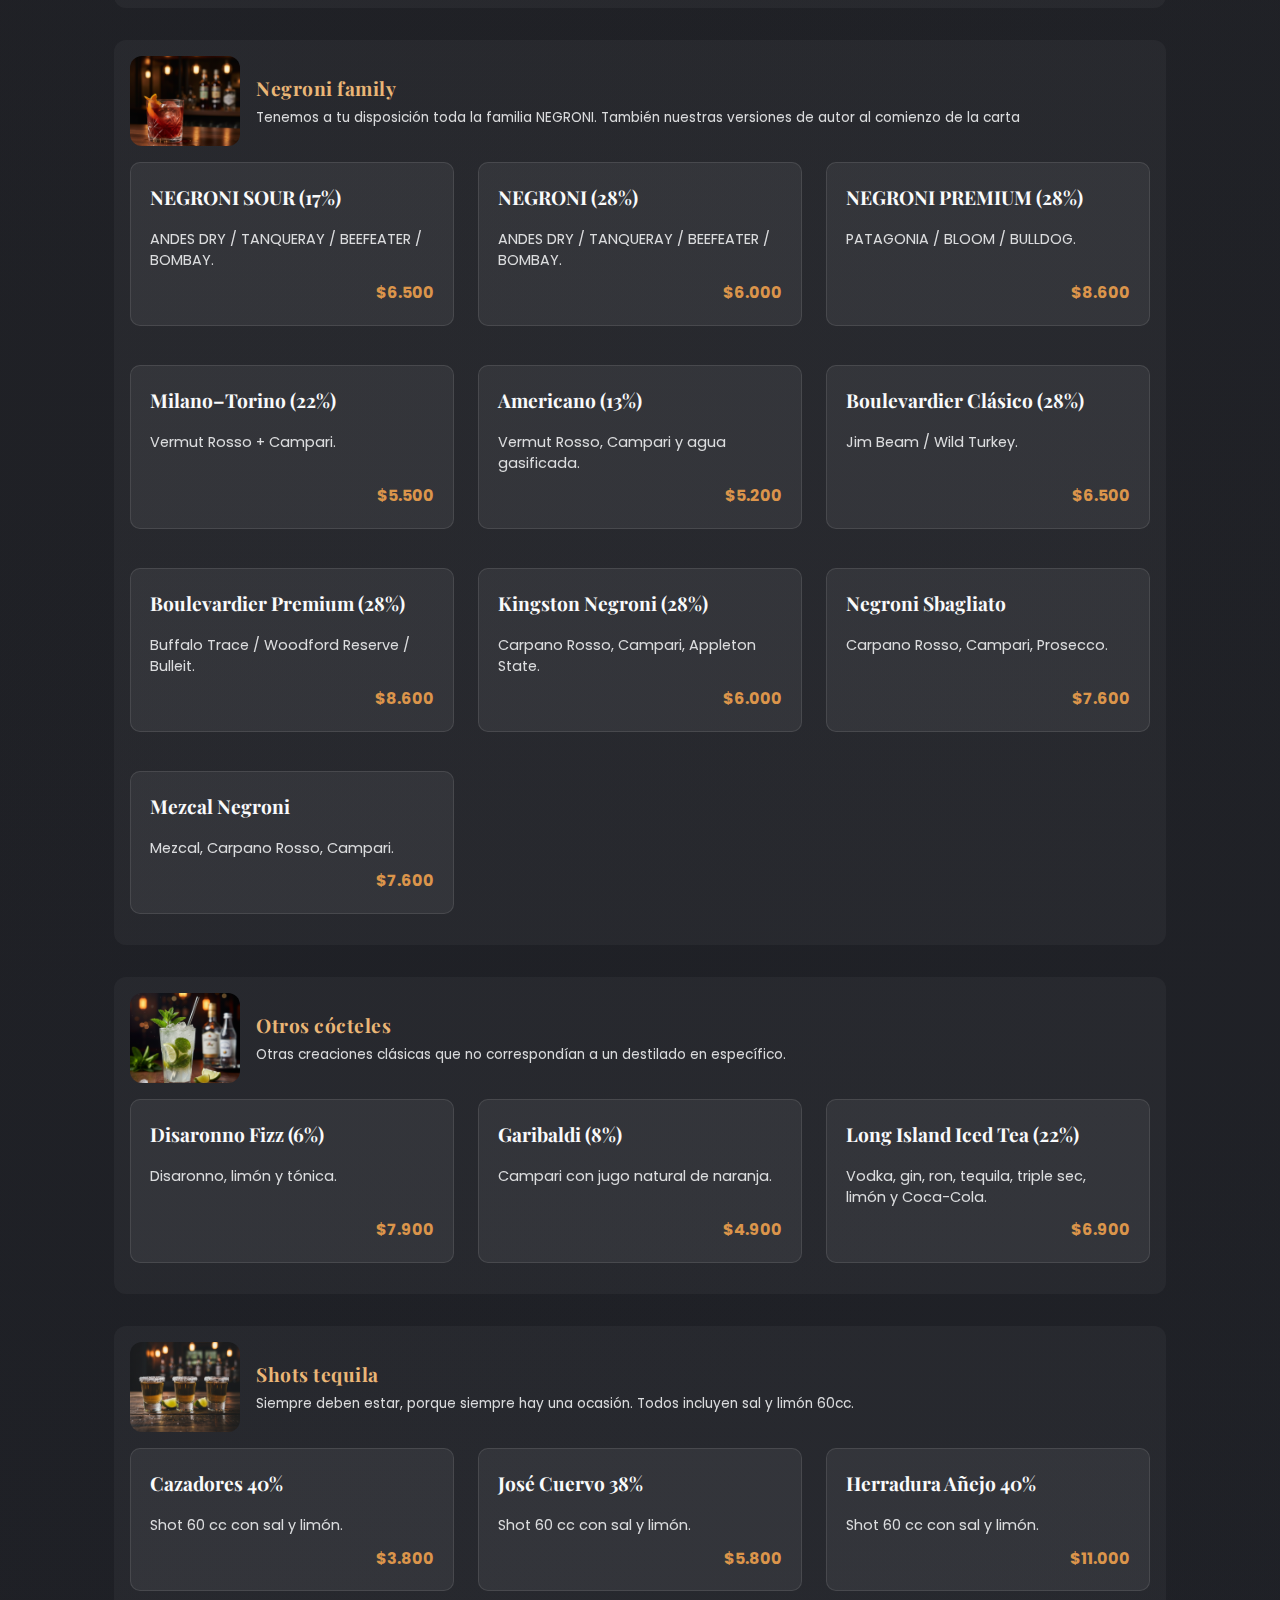
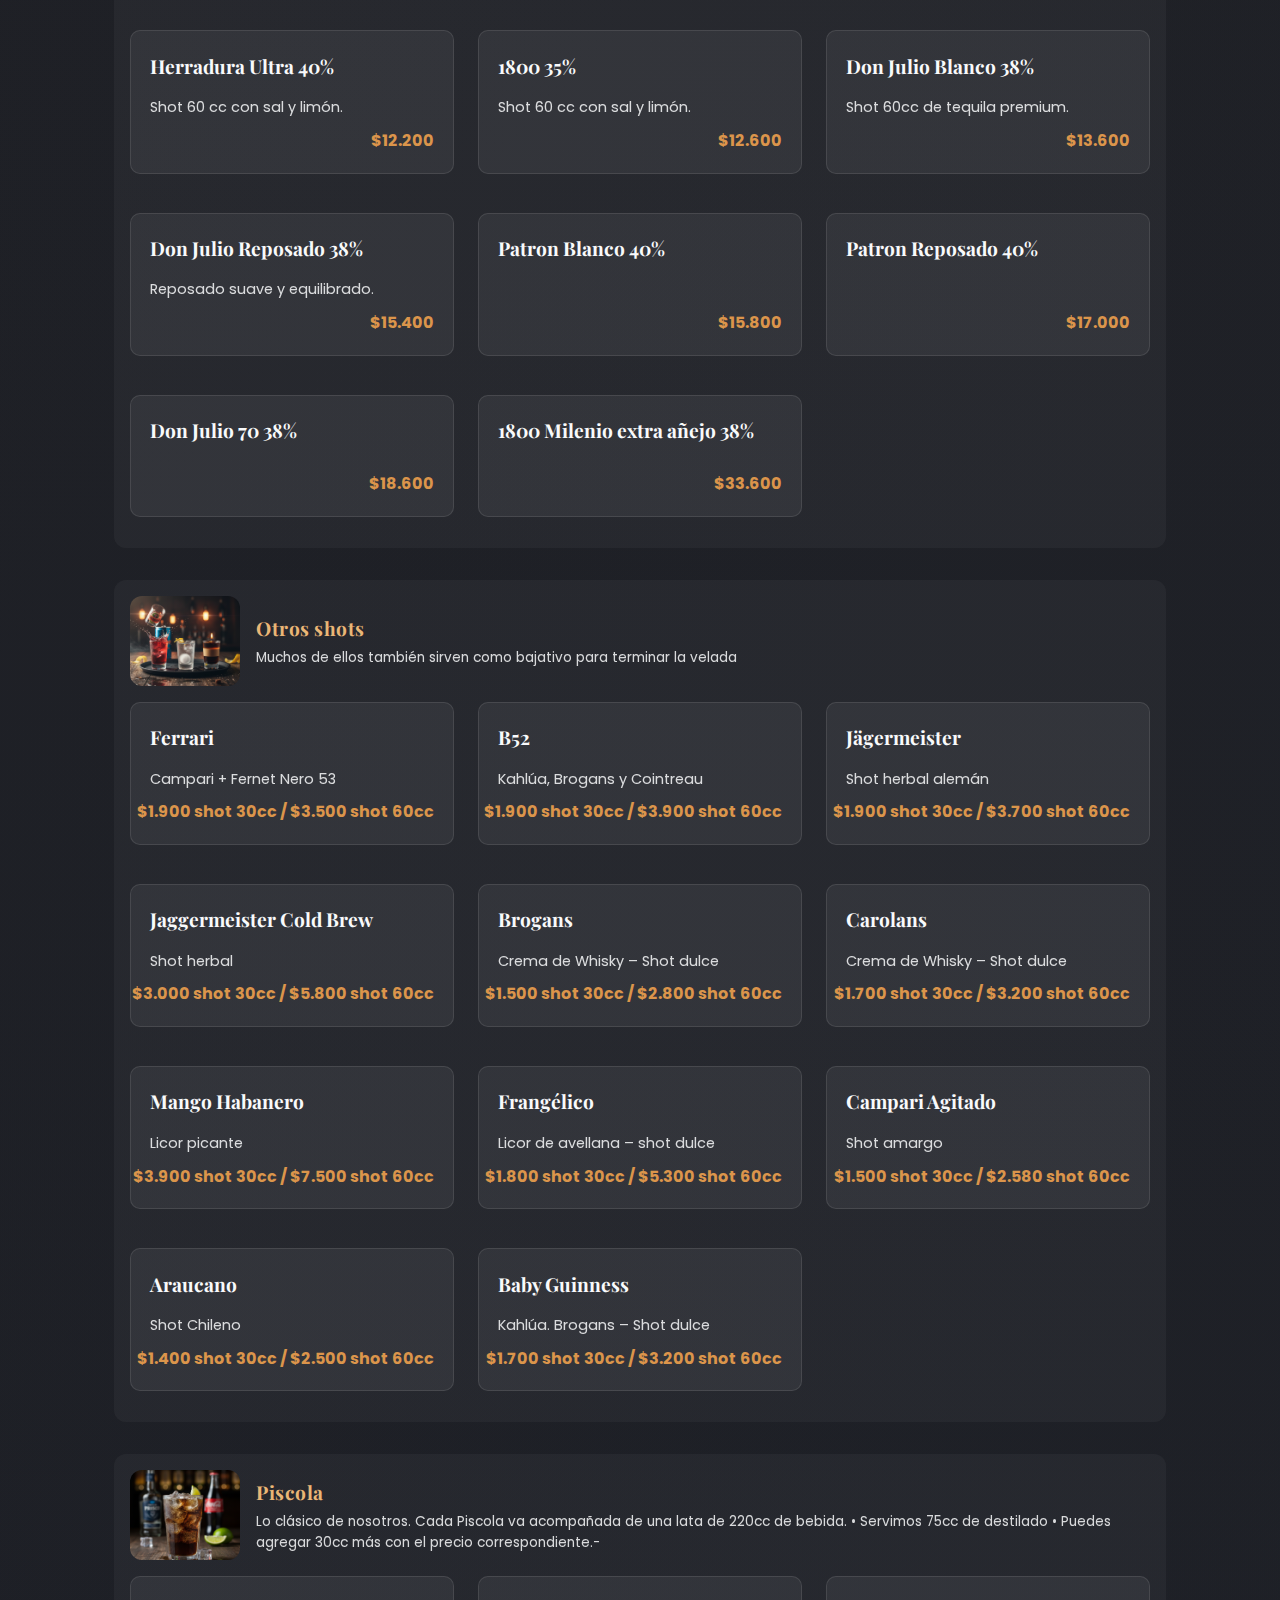
<file: carta.html>
<!DOCTYPE html>
<html lang="es">
<head>
  <meta charset="UTF-8">
  <title>Carta - Santo Aire</title>
  <meta name="viewport" content="width=device-width, initial-scale=1">
    <!-- FUENTES DE GOOGLE: Playfair Display (títulos elegantes) y Poppins (textos modernos) -->
  <link rel="preconnect" href="https://fonts.googleapis.com">
  <link rel="preconnect" href="https://fonts.gstatic.com" crossorigin>
  <link href="https://fonts.googleapis.com/css2?family=Playfair+Display:ital,wght@0,400;0,600;0,700;1,400&family=Poppins:wght@300;400;500;600&display=swap" rel="stylesheet">
  
  <!-- ICONOS (FontAwesome) -->
  <link rel="stylesheet" href="https://cdnjs.cloudflare.com/ajax/libs/font-awesome/6.0.0/css/all.min.css">
  

  <link rel="stylesheet" href="main.css">
</head>
<body>

  <div id="mainContent" class="scroll-area">


    <div class="mini-header-bar" id="miniHeaderBar">
  <div class="mini-header-inner">
    <a href="index.html" class="mini-brand">
      <img src="Carta_files/logov2-90x95.png"
           alt="Santo Aire Restobar"
           class="mini-header-logo">
    </a>
    <nav class="mini-main-nav">
      <a href="index.html">INICIO</a>
      <a href="carta.html">CARTA</a>
      <a href="index.html#ubicacion">UBICACIÓN</a>
      <a href="index.html#horario">HORARIO</a>
    </nav>
  </div>
</div>


  <header class="site-header">
    
    <div class="container header-inner">

 
      <a href="index.html" class="brand">
        <img
          src="Carta_files/logov2-90x95.png"
          alt="Santo Aire Restobar"
          class="brand-logo"
        />
      </a>

      <div class="header-right">
        <a
          href="https://wa.me/56976685201"
          target="_blank"
          class="reserve-pill"
        >
          Reservas al <strong>+56 9 7668 5201</strong>
        </a>

        <nav class="main-nav">
          <a href="index.html" class="nav-link">INICIO</a>
          <a href="index.html" class="nav-link">CARTA</a>
          <a href="index.html#ubicacion" class="nav-link">UBICACIÓN</a>
          <a href="index.html#horario" class="nav-link">HORARIO</a>
        </nav>
      </div>


    </div>
  </header>
  <nav id="cartaNavFixed" class="carta-nav-fixed">
    <a href="#Cocktail">Cocktail</a>
    <a href="#cervezas">Cervezas</a>
    <a href="#espumantes">Espumantes</a>
    <a href="#vinos">Vinos</a>
    <a href="#tapas">Tapas Frias y Calientes</a>
    <a href="#platos">Platos Frios y Calientes</a>
    <a href="#carnes">Carnes a la Parrilla</a>
    <a href="#tablas">Tablas</a>
    <a href="#postres">Postres</a>
  </nav>

  <main class="carta-main">
  <section class="carta-hero">
    <img
      src="Carta_files/inicio.png"
      alt="Cervezas en barra Santo Aire"
      class="carta-hero__image"
    />

    <div class="carta-hero__overlay"></div>

    <div class="carta-hero__content">
      <h1 class="carta-hero__title">CARTA SANTO AIRE</h1>
      <p class="carta-hero__subtitle">Tapas, Cava y Bar</p>

    <!-- NAV DE SECCIONES -->
    <nav class="carta-nav">
      <a href="#Cocktail">Cocktail</a>
      <a href="#cervezas">Cervezas</a>
      <a href="#espumantes">Espumantes</a>
      <a href="#vinos">Vinos</a>
      <a href="#tapas">Tapas Frias y Calientes</a>
      <a href="#platos">Platos Frios y Calientes</a>
      <a href="#carnes">Carnes a la Parrilla</a>
      <a href="#tablas">Tablas</a>
      <a href="#postres">Postres</a>
    </nav>

    <!-- FILTRO  -->
    <section class="carta-filtros">
      <label for="diet-filter">Filtrar por tipo de preparación:</label>
        <select id="diet-filter">
          <option value="todas">Todas</option>
          <option value="vegano">Vegano</option>
          <option value="vegetariano">Vegetariano</option>
          <option value="sin-gluten">Sin gluten</option>
          <option value="sin-lactosa">Sin lactosa</option>
        </select>
    </section>
  </section>

















    <!-- ========================================= -->
    <!--              COCTELERÍA                  -->
    <!-- ========================================= -->
    <section id="Cocktail" class="carta-section section-block" data-section="cocteles">


      <div class="section-hero" style="background-image: url('Carta_files/cocktail.png');">
        <h2>Cocktail</h2>
        <p>Cócteles de autor, clásicos y destilados en todas sus versiones.</p>
      </div>

        <div class="subfilter-bar" data-subfilter-container="cocteles">
          <button class="subfilter-btn is-active" data-subfilter="all">Todo</button>
          <button class="subfilter-btn" data-subfilter="promo">Promoción / Lo nuevo</button>
          <button class="subfilter-btn" data-subfilter="autor">Autor</button>
          <button class="subfilter-btn" data-subfilter="espresso">Con espresso</button>
          <button class="subfilter-btn" data-subfilter="sour">Sour</button>
          <button class="subfilter-btn" data-subfilter="mule">Mule</button>
          <button class="subfilter-btn" data-subfilter="vodka">Vodka</button>
          <button class="subfilter-btn" data-subfilter="gin">Gin</button>
          <button class="subfilter-btn" data-subfilter="ron">Ron</button>
          <button class="subfilter-btn" data-subfilter="tequila">Tequila</button>
          <button class="subfilter-btn" data-subfilter="whisky">Whisky / Whiskey</button>
          <button class="subfilter-btn" data-subfilter="pisco">Pisco</button>
          <button class="subfilter-btn" data-subfilter="espumante">Con espumante</button>
          <button class="subfilter-btn" data-subfilter="fernet">Fernet</button>
          <button class="subfilter-btn" data-subfilter="gin-tonic">Gin &amp; Tonic</button>
          <button class="subfilter-btn" data-subfilter="vodka-tonica">Vodka tónica</button>
          <button class="subfilter-btn" data-subfilter="otros-tonica">Otros con tónica</button>
          <button class="subfilter-btn" data-subfilter="spritz">Spritz</button>
          <button class="subfilter-btn" data-subfilter="old-fashioned">Old Fashioned</button>
          <button class="subfilter-btn" data-subfilter="negroni">Negroni family</button>
          <button class="subfilter-btn" data-subfilter="otros">Otros cócteles</button>
          <button class="subfilter-btn" data-subfilter="tequila-shot">Shots tequila</button>
          <button class="subfilter-btn" data-subfilter="shot">Otros shots</button>
          <button class="subfilter-btn" data-subfilter="piscola">Piscola</button>
          <button class="subfilter-btn" data-subfilter="roncola">Roncola</button>
          <button class="subfilter-btn" data-subfilter="sin-alcohol">Sin alcohol</button>
        </div>
      </header>

      <div class="bebidas-grid">

  <!-- ======================================= -->
  <!-- CATEGORÍA: PROMOCIÓN / LO NUEVO        -->
  <!-- ======================================= -->
  <section class="subsection subsection--wide coctel-cat"
           data-group="cocteles"
           data-subcategory="promo">

    <div class="coctel-cat-header">
      <img src="Carta_files/A_high-resolution_photograph_showcases_three_frost.png" class="coctel-cat-img" alt="Promoción Santo Aire">
      <div class="coctel-cat-text">
        <h3 class="subsection-title">Promoción / Lo nuevo</h3>
        <p class="subsection-note">Cócteles especiales y novedades.</p>
      </div>
    </div>


<div class="items-container">

  <!-- 1. PROMO / LO NUEVO -->

  <article class="item" data-group="cocteles" data-subcategory="promo">
    <h3 class="item-title">PROMOCIÓN NOVIEMBRE · Gin & Tonic BULLDOG</h3>
    <p class="desc">Gin & Tonic preparado con gin BULLDOG.</p>
    <span class="price price-bottom">$6.900</span>
  </article>

  <article class="item" data-group="cocteles" data-subcategory="promo">
    <h3 class="item-title">TRILOGÍA CHIVAS REGAL 13</h3>
    <p class="desc">Una onza de cada botella: Chivas Sherry, Chivas Tequila, Chivas Ron.</p>
    <span class="price price-bottom">$16.200</span>
  </article>

  <article class="item" data-group="cocteles" data-subcategory="promo sin-alcohol">
    <h3 class="item-title">SPICY TONIC (Sin alcohol)</h3>
    <p class="desc">Ají verde, jengibre, limón, goma, agua tónica.</p>
    <span class="price price-bottom">$5.900</span>
  </article>

  <article class="item" data-group="cocteles" data-subcategory="promo sour">
    <h3 class="item-title">MANGO HABANERO SOUR</h3>
    <p class="desc">Sour frutal con un toque picante de habanero.</p>
    <span class="price price-bottom">$6.900</span>
  </article>

  <article class="item" data-group="cocteles" data-subcategory="promo whisky">
    <h3 class="item-title">Cata Jack Daniel’s</h3>
    <p class="desc">Jack Daniel’s 7, Gentleman, Single Barrel y Jack Sinatra.</p>
    <span class="price price-bottom">$29.900</span>
  </article>

  <article class="item" data-group="cocteles" data-subcategory="promo">
    <h3 class="item-title">Copa Sangría</h3>
    <p class="desc">Vino Carmenere, licor de naranja, cítricos, azúcar y espumante Brut.</p>
    <span class="price price-bottom">$5.900</span>
  </article>

  <article class="item" data-group="cocteles" data-subcategory="promo">
    <h3 class="item-title">Jarra Sangría 1 Litro</h3>
    <p class="desc">Jarra de sangría con una botella de espumante Brut 750cc.</p>
    <span class="price price-bottom">$17.900</span>
  </article>

  <article class="item" data-group="cocteles" data-subcategory="promo sour negroni">
    <h3 class="item-title">NEGRONI SOUR (17%)</h3>
    <p class="desc">Elige entre ANDES DRY, TANQUERAY, BEEFEATER o BOMBAY.</p>
    <span class="price price-bottom">$6.500</span>
  </article>

</div>

  </section>


        <!-- ===================== -->
        <!-- 2. COCTELERÍA DE AUTOR -->
        <!-- ===================== -->

    <section class="subsection subsection--wide coctel-cat"
             data-group="cocteles"
             data-subcategory="autor">

      <div class="coctel-cat-header">
        <img src="Carta_files/coctel-autor.jpg" class="coctel-cat-img" alt="Cócteles de autor">
        <div class="coctel-cat-text">
          <h3 class="subsection-title">Autor</h3>
          <p class="subsection-note">Creaciones originales de la barra de Santo Aire.</p>
        </div>
      </div>

      <div class="items-container">

        <article class="item"
                 data-group="cocteles"
                 data-subcategory="autor sin-alcohol">
          <header class="item-header">
            <h3>SPICY TONIC (Sin alcohol)</h3>
          </header>
          <p class="desc">Ají verde, jengibre, limón, goma y agua tónica.</p>
          <span class="price">$5.900</span>
        </article>

        <article class="item"
                 data-group="cocteles"
                 data-subcategory="autor ron">
          <header class="item-header">
            <h3>ANANÁ KILLER (Tiki)</h3>
          </header>
          <p class="desc">Flor de Caña 12 años, piña, menta, chai y naranja.</p>
          <span class="price">$7.200</span>
        </article>

        <article class="item"
                 data-group="cocteles"
                 data-subcategory="autor sin-alcohol espresso">
          <header class="item-header">
            <h3>ESPRESSO TROPICAL (Sin alcohol)</h3>
          </header>
          <p class="desc">Naranja, piña, chai, tuna y espresso.</p>
          <span class="price">$4.900</span>
        </article>

        <article class="item"
                 data-group="cocteles"
                 data-subcategory="autor gin picante">
          <header class="item-header">
            <h3>AJÍ NOMAH (Picante)</h3>
          </header>
          <p class="desc">Gin Provincia Patagonia, ají verde, albahaca, miel y tónica.</p>
          <span class="price">$7.200</span>
        </article>

        <article class="item"
                 data-group="cocteles"
                 data-subcategory="autor whisky sour">
          <header class="item-header">
            <h3>EL REY DE ESCOCIA (Sour)</h3>
          </header>
          <p class="desc">Chivas Regal 12 años, limón, azúcar y Fiero.</p>
          <span class="price">$7.200</span>
        </article>
      </div>
    </section>


        <!-- ===================== -->
        <!-- 3. CON ESPRESSO       -->
        <!-- ===================== -->
    <section class="subsection subsection--wide coctel-cat"
             data-group="cocteles"
             data-subcategory="espresso">

      <div class="coctel-cat-header">
        <img src="Carta_files/coctel-espresso.jpg" class="coctel-cat-img" alt="Cócteles con espresso">
        <div class="coctel-cat-text">
          <h3 class="subsection-title">Con espresso</h3>
          <p class="subsection-note">Cócteles con café espresso, intensos y aromáticos.</p>
        </div>
      </div>

      <div class="items-container">

        <article class="item"
                 data-group="cocteles"
                 data-subcategory="espresso">
          <header class="item-header">
            <h3>ICED COFFEE DRAMBUIE</h3>
          </header>
          <p class="desc">Espresso con Drambuie.</p>
          <span class="price">$6.900</span>
        </article>

        <article class="item"
                 data-group="cocteles"
                 data-subcategory="espresso">
          <header class="item-header">
            <h3>CARAJILLO</h3>
          </header>
          <p class="desc">Espresso con Licor 43.</p>
          <span class="price">$5.900</span>
        </article>

        <article class="item"
                 data-group="cocteles"
                 data-subcategory="espresso">
          <header class="item-header">
            <h3>CARAJILLO MEZCAL</h3>
          </header>
          <p class="desc">Espresso, Licor 43 y mezcal.</p>
          <span class="price">$7.300</span>
        </article>

        <article class="item"
                 data-group="cocteles"
                 data-subcategory="espresso">
          <header class="item-header">
            <h3>CARAJILLO BOURBON</h3>
          </header>
          <p class="desc">Espresso, Licor 43 y bourbon.</p>
          <span class="price">$6.000</span>
        </article>

        <article class="item"
                 data-group="cocteles"
                 data-subcategory="espresso vodka">
          <header class="item-header">
            <h3>ESPRESSO MARTINI (19%)</h3>
          </header>
          <p class="desc">Con STOLI o ABSOLUT.</p>
          <span class="price">$5.900</span>
        </article>

        <article class="item"
                 data-group="cocteles"
                 data-subcategory="espresso vodka">
          <header class="item-header">
            <h3>ESPRESSO MARTINI Premium (19%)</h3>
          </header>
          <p class="desc">Con GREY GOOSE, CIROC o ELITE.</p>
          <span class="price">$7.200</span>
        </article>

        <article class="item"
                 data-group="cocteles"
                 data-subcategory="espresso sin-alcohol">
          <header class="item-header">
            <h3>ESPRESSO TROPICAL (Sin alcohol)</h3>
          </header>
          <p class="desc">Naranja, piña, chai, tuna y espresso.</p>
          <span class="price">$4.900</span>
        </article>
      </div>
    </section>


        <!-- ===================== -->
        <!-- 4. SOUR                -->
        <!-- ===================== -->

    <section class="subsection subsection--wide coctel-cat"
             data-group="cocteles"
             data-subcategory="sour">

      <div class="coctel-cat-header">
        <img src="Carta_files/coctel-sour.jpg" class="coctel-cat-img" alt="Sour">
        <div class="coctel-cat-text">
          <h3 class="subsection-title">Sour</h3>
          <p class="subsection-note">Diferentes sour que vamos incorporando poco a poco. Anímate a probar algo diferente.</p>
        </div>
      </div>

      <div class="items-container">

        <article class="item"
                 data-group="cocteles"
                 data-subcategory="sour negroni">
          <header class="item-header">
            <h3>NEGRONI SOUR (17%)</h3>
          </header>
          <p class="desc">Elige entre ANDES DRY, TANQUERAY, BEEFEATER o BOMBAY.</p>
          <span class="price">$5.900</span>
        </article>

        <article class="item"
                 data-group="cocteles"
                 data-subcategory="sour">
          <header class="item-header">
            <h3>RAMAZZOTTI SOUR</h3>
          </header>
          <p class="desc">Gin con Ramazzotti, versión dulce de sour.</p>
          <span class="price">$6.900</span>
        </article>

        <article class="item"
                 data-group="cocteles"
                 data-subcategory="sour gin espresso">
          <header class="item-header">
            <h3>ESPRESSO MANDARINA</h3>
          </header>
          <p class="desc">Gin Provincia Mandarina, licor de café y espresso.</p>
          <span class="price">$6.900</span>
        </article>

        <article class="item"
                 data-group="cocteles"
                 data-subcategory="sour picante">
          <header class="item-header">
            <h3>MANGO HABANERO SOUR</h3>
          </header>
          <p class="desc">Sour frutal con un toque picante.</p>
          <span class="price">$6.900</span>
        </article>

        <article class="item"
                 data-group="cocteles"
                 data-subcategory="sour">
          <header class="item-header">
            <h3>FRANGÉLICO SOUR</h3>
          </header>
          <p class="desc">Sabor a avellana tostada.</p>
          <span class="price">$7.300</span>
        </article>

        <article class="item"
                 data-group="cocteles"
                 data-subcategory="sour">
          <header class="item-header">
            <h3>NOBEL HONEY SOUR</h3>
          </header>
          <p class="desc">Nobel Honey, limón, azúcar y amargo de angostura.</p>
          <span class="price">$7.100</span>
        </article>

        <article class="item"
                 data-group="cocteles"
                 data-subcategory="sour">
          <header class="item-header">
            <h3>BALLANTINE’S WILD SOUR</h3>
          </header>
          <p class="desc">Versión sour sabor cereza.</p>
          <span class="price">$5.900</span>
        </article>

        <article class="item"
                 data-group="cocteles"
                 data-subcategory="sour">
          <header class="item-header">
            <h3>PEACHTREE SOUR</h3>
          </header>
          <p class="desc">Sour refrescante de durazno.</p>
          <span class="price">$5.900</span>
        </article>

        <article class="item"
                 data-group="cocteles"
                 data-subcategory="sour">
          <header class="item-header">
            <h3>DISARONNO SOUR (DULCE) (17%)</h3>
          </header>
          <p class="desc">Disaronno, limón y syrup de azúcar.</p>
          <span class="price">$7.600</span>
        </article>

        <article class="item"
                 data-group="cocteles"
                 data-subcategory="sour">
          <header class="item-header">
            <h3>NOBEL APPLE SOUR (20%)</h3>
          </header>
          <p class="desc">Nobel Apple, limón, azúcar y amargo angostura.</p>
          <span class="price">$5.900</span>
        </article>
      </div>
    </section>

        <!-- =============================== -->
        <!-- 5. MULE                         -->
        <!-- =============================== -->

    <section class="subsection subsection--wide coctel-cat"
             data-group="cocteles"
             data-subcategory="mule">

      <div class="coctel-cat-header">
        <img src="Carta_files/coctel-mule.jpg" class="coctel-cat-img" alt="Mule">
        <div class="coctel-cat-text">
          <h3 class="subsection-title">Mule</h3>
          <p class="subsection-note">Diferentes cócteles en formato MULE, como el Moscow Mule,
pero con diferentes destilados y/o licores que vamos incorporando poco a poco.
Anímate a probar algo diferente.

</p>
        </div>
      </div>

      <div class="items-container">

        <article class="item"
                 data-group="cocteles"
                 data-subcategory="mule manzana">
          <header class="item-header">
            <h3>NOBEL APPLE MULE (5%)</h3>
          </header>
          <p class="desc">Nobel Apple, limón sutil y Fentimans ginger beer.</p>
          <span class="price">$7.900</span>
        </article>

        <article class="item"
                 data-group="cocteles"
                 data-subcategory="mule miel">
          <header class="item-header">
            <h3>NOBEL HONEY MULE (5%)</h3>
          </header>
          <p class="desc">Nobel Honey, limón sutil y Fentimans ginger beer.</p>
          <span class="price">$7.900</span>
        </article>

        <article class="item"
                 data-group="cocteles"
                 data-subcategory="mule whisky">
          <header class="item-header">
            <h3>JAMESON MULE (6%)</h3>
          </header>
          <p class="desc">Jameson, limón sutil y Fentimans ginger beer.</p>
          <span class="price">$8.600</span>
        </article>

        <article class="item"
                 data-group="cocteles"
                 data-subcategory="mule gin">
          <header class="item-header">
            <h3>LONDON MULE (6%)</h3>
          </header>
          <p class="desc">Gin (ANDES DRY / TANQUERAY / BEEFEATER / BOMBAY), limón sutil y Fentimans ginger beer.</p>
          <span class="price">$7.600</span>
        </article>
      </div>
    </section>

        <!-- =============================== -->
        <!-- 6. VODKA                        -->
        <!-- =============================== -->

    <section class="subsection subsection--wide coctel-cat"
             data-group="cocteles"
             data-subcategory="vodka">

      <div class="coctel-cat-header">
        <img src="Carta_files/coctel-vodka.jpg" class="coctel-cat-img" alt="Cócteles con vodka">
        <div class="coctel-cat-text">
          <h3 class="subsection-title">Vodka</h3>
          <p class="subsection-note">ELIGE TU VODKA FAVORITO</p>
        </div>
      </div>

      <div class="items-container">

        <article class="item"
                 data-group="cocteles"
                 data-subcategory="vodka">
          <header class="item-header">
            <h3>RUSO NEGRO (32%)</h3>
          </header>
          <p class="desc">ABSOLUT o STOLICH con Kahlúa.</p>
          <span class="price">$6.300</span>
        </article>

        <article class="item"
                 data-group="cocteles"
                 data-subcategory="vodka premium">
          <header class="item-header">
            <h3>RUSO NEGRO PREMIUM (32%)</h3>
          </header>
          <p class="desc">GREY GOOSE o CIROC con Kahlúa.</p>
          <span class="price">$8.200</span>
        </article>

        <article class="item"
                 data-group="cocteles"
                 data-subcategory="vodka mule">
          <header class="item-header">
            <h3>MOSCOW MULE (8%)</h3>
          </header>
          <p class="desc">ABSOLUT o STOLICH, limón sutil y ginger beer Fentimans.</p>
          <span class="price">$7.200</span>
        </article>

        <article class="item"
                 data-group="cocteles"
                 data-subcategory="vodka mule premium">
          <header class="item-header">
            <h3>MOSCOW MULE PREMIUM (8%)</h3>
          </header>
          <p class="desc">GREY GOOSE o CIROC, limón sutil y ginger beer Fentimans.</p>
          <span class="price">$8.800</span>
        </article>
      </div>
    </section>

        <!-- =============================== -->
        <!-- 7. GIN                          -->
        <!-- =============================== -->


    <section class="subsection subsection--wide coctel-cat"
             data-group="cocteles"
             data-subcategory="gin">

      <div class="coctel-cat-header">
        <img src="Carta_files/coctel-gin.jpg" class="coctel-cat-img" alt="Cócteles con gin">
        <div class="coctel-cat-text">
          <h3 class="subsection-title">Gin</h3>
          <p class="subsection-note">Preparaciones botánicas y refrescantes con gin.</p>
        </div>
      </div>

      <div class="items-container">

        <article class="item"
                 data-group="cocteles"
                 data-subcategory="gin">
          <header class="item-header">
            <h3>ANASTASIO COLLINS (20%)</h3>
          </header>
          <p class="desc">Gin Anastasio, limón, azúcar y soda.</p>
          <span class="price">$7.700</span>
        </article>

        <article class="item"
                 data-group="cocteles"
                 data-subcategory="gin espresso">
          <header class="item-header">
            <h3>ESPRESSO MANDARINA</h3>
          </header>
          <p class="desc">Provincia Mandarina, Kahlúa, espresso y syrup simple.</p>
          <span class="price">$6.900</span>
        </article>

        <article class="item"
                 data-group="cocteles"
                 data-subcategory="gin">
          <header class="item-header">
            <h3>GIN BASIL SMASH (23%)</h3>
          </header>
          <p class="desc">Gin ANDES DRY / TANQUERAY / BEEFEATER / BOMBAY, limón, syrup y albahaca.</p>
          <span class="price">$6.900</span>
        </article>

        <article class="item"
                 data-group="cocteles"
                 data-subcategory="gin premium">
          <header class="item-header">
            <h3>GIN BASIL SMASH PREMIUM (23%)</h3>
          </header>
          <p class="desc">Gin BULLDOG / BLOOM / PATAGONIA, limón, syrup y albahaca.</p>
          <span class="price">$7.900</span>
        </article>

        <article class="item"
                 data-group="cocteles"
                 data-subcategory="gin">
          <header class="item-header">
            <h3>SOUTHSIDE (23%)</h3>
          </header>
          <p class="desc">Cóctel refrescante de gin, cítricos y hierbas.</p>
          <span class="price">$6.900</span>
        </article>

        <article class="item"
                 data-group="cocteles"
                 data-subcategory="gin premium">
          <header class="item-header">
            <h3>SOUTHSIDE PREMIUM (23%)</h3>
          </header>
          <p class="desc">Versión premium del clásico Southside.</p>
          <span class="price">$7.900</span>
        </article>

        <article class="item"
                 data-group="cocteles"
                 data-subcategory="gin">
          <header class="item-header">
            <h3>WHITE LADY (24%)</h3>
          </header>
          <p class="desc">Gin, triple sec y limón.</p>
          <span class="price">$6.900</span>
        </article>

        <article class="item"
                 data-group="cocteles"
                 data-subcategory="gin premium">
          <header class="item-header">
            <h3>WHITE LADY PREMIUM (24%)</h3>
          </header>
          <p class="desc">Versión premium del cóctel White Lady.</p>
          <span class="price">$7.900</span>
        </article>

        <article class="item"
                 data-group="cocteles"
                 data-subcategory="gin">
          <header class="item-header">
            <h3>BRAMBLE (21%)</h3>
          </header>
          <p class="desc">Gin, limón y Chambord.</p>
          <span class="price">$5.900</span>
        </article>

        <article class="item"
                 data-group="cocteles"
                 data-subcategory="gin premium">
          <header class="item-header">
            <h3>BRAMBLE PREMIUM (21%)</h3>
          </header>
          <p class="desc">Versión premium del Bramble.</p>
          <span class="price">$6.900</span>
        </article>

        <article class="item"
                 data-group="cocteles"
                 data-subcategory="gin">
          <header class="item-header">
            <h3>HANKY PANKY (29%)</h3>
          </header>
          <p class="desc">Gin, Carpano Rosso y Nero 53.</p>
          <span class="price">$6.900</span>
        </article>

        <article class="item"
                 data-group="cocteles"
                 data-subcategory="gin premium">
          <header class="item-header">
            <h3>HANKY PANKY PREMIUM (29%)</h3>
          </header>
          <p class="desc">Versión premium del Hanky Panky.</p>
          <span class="price">$7.900</span>
        </article>

        <article class="item"
                 data-group="cocteles"
                 data-subcategory="gin">
          <header class="item-header">
            <h3>VESPER MARTINI (38%)</h3>
          </header>
          <p class="desc">Gin, vodka y Lillet, estilo James Bond.</p>
          <span class="price">$6.900</span>
        </article>

        <article class="item"
                 data-group="cocteles"
                 data-subcategory="gin premium">
          <header class="item-header">
            <h3>VESPER MARTINI PREMIUM (38%)</h3>
          </header>
          <p class="desc">Versión premium del Vesper Martini.</p>
          <span class="price">$7.900</span>
        </article>
      </div>
    </section>

        <!-- =============================== -->
        <!-- 8. RON                          -->
        <!-- =============================== -->
         
    <section class="subsection subsection--wide coctel-cat"
             data-group="cocteles"
             data-subcategory="ron">

      <div class="coctel-cat-header">
        <img src="Carta_files/coctel-ron.jpg" class="coctel-cat-img" alt="Cócteles con ron">
        <div class="coctel-cat-text">
          <h3 class="subsection-title">Ron</h3>
          <p class="subsection-note">Cócteles con ron en versiones clásicas y de autor.</p>
        </div>
      </div>

      <div class="items-container">

        <article class="item"
                 data-group="cocteles"
                 data-subcategory="ron clasico">
          <header class="item-header">
            <h3>MOJITO CUBANO CLÁSICO (18%)</h3>
          </header>
          <p class="desc">Ron, menta, lima, azúcar y soda.</p>
          <span class="price">$5.900</span>
        </article>

        <article class="item"
                 data-group="cocteles"
                 data-subcategory="ron">
          <header class="item-header">
            <h3>CAIPIRINHA (27%)</h3>
          </header>
          <p class="desc">Cachaza, limón sutil y goma.</p>
          <span class="price">$5.900</span>
        </article>

        <article class="item"
                 data-group="cocteles"
                 data-subcategory="ron">
          <header class="item-header">
            <h3>DAIQUIRI CLÁSICO (23%)</h3>
          </header>
          <p class="desc">Ron, limón y azúcar.</p>
          <span class="price">$5.900</span>
        </article>

        <article class="item"
                 data-group="cocteles"
                 data-subcategory="ron cremoso">
          <header class="item-header">
            <h3>PIÑA COLADA (12%)</h3>
          </header>
          <p class="desc">Ron coco, crema de coco casera y piña.</p>
          <span class="price">$6.900</span>
        </article>

        <article class="item"
                 data-group="cocteles"
                 data-subcategory="ron">
          <header class="item-header">
            <h3>PAINKILLER</h3>
          </header>
          <p class="desc">Ron Angostura 7 años, crema de coco, piña y naranja.</p>
          <span class="price">$5.900</span>
        </article>

        <article class="item"
                 data-group="cocteles"
                 data-subcategory="ron">
          <header class="item-header">
            <h3>JUNGLE BIRD</h3>
          </header>
          <p class="desc">Ron Appleton, Campari, piña, lima y goma.</p>
          <span class="price">$5.900</span>
        </article>

        <article class="item"
                 data-group="cocteles"
                 data-subcategory="ron old-fashioned">
          <header class="item-header">
            <h3>RON FASHIONED</h3>
          </header>
          <p class="desc">2 oz del ron que elijas + base Old Fashioned.</p>
          <span class="price">Según ron elegido</span>
        </article>
      </div>
    </section>

        <!-- =============================== -->
        <!-- 9. TEQUILA                      -->
        <!-- =============================== -->
    <section class="subsection subsection--wide coctel-cat"
             data-group="cocteles"
             data-subcategory="tequila">

      <div class="coctel-cat-header">
        <img src="Carta_files/coctel-tequila.jpg" class="coctel-cat-img" alt="Cócteles con tequila">
        <div class="coctel-cat-text">
          <h3 class="subsection-title">Tequila</h3>
          <p class="subsection-note">Preparaciones con tequila, frescas y cítricas.</p>
        </div>
      </div>

      <div class="items-container">

        <article class="item"
                 data-group="cocteles"
                 data-subcategory="tequila">
          <header class="item-header">
            <h3>MARGARITA (27%)</h3>
          </header>
          <p class="desc">Tequila Cazadores o José Cuervo Silver, triple sec, limón sutil y sirope de azúcar.</p>
          <span class="price">$6.900</span>
        </article>

        <article class="item"
                 data-group="cocteles"
                 data-subcategory="tequila premium">
          <header class="item-header">
            <h3>MARGARITA PREMIUM (27%)</h3>
          </header>
          <p class="desc">Tequila 1800, Herradura Añejo o Herradura Ultra, triple sec, limón sutil y sirope de azúcar.</p>
          <span class="price">$8.900</span>
        </article>

        <article class="item"
                 data-group="cocteles"
                 data-subcategory="tequila">
          <header class="item-header">
            <h3>PALOMA (8%)</h3>
          </header>
          <p class="desc">Tequila Cazadores o José Cuervo Silver, limón sutil y soda de pomelo.</p>
          <span class="price">$6.700</span>
        </article>

        <article class="item"
                 data-group="cocteles"
                 data-subcategory="tequila">
          <header class="item-header">
            <h3>ROSITA (30%)</h3>
          </header>
          <p class="desc">Tequila, vermut seco y dulce, Campari.</p>
          <span class="price">$6.000</span>
        </article>
      </div>
    </section>

    <!-- =============================== -->
    <!-- 10. WHISKY / WHISKEY            -->
    <!-- =============================== -->
    <section class="subsection subsection--wide coctel-cat"
             data-group="cocteles"
             data-subcategory="whisky">

      <div class="coctel-cat-header">
        <img src="Carta_files/coctel-whisky.jpg" class="coctel-cat-img" alt="Cócteles con whisky">
        <div class="coctel-cat-text">
          <h3 class="subsection-title">Whisky / Whiskey</h3>
          <p class="subsection-note">Cócteles con whisky en distintas expresiones.</p>
        </div>
      </div>

      <div class="items-container">

        <article class="item"
                 data-group="cocteles"
                 data-subcategory="whisky">
          <header class="item-header">
            <h3>EL PADRINO (32%)</h3>
          </header>
          <p class="desc">Grant’s, Ballantine’s, Johnnie Rojo o Ballantine’s 7 + Disaronno.</p>
          <span class="price">$7.500</span>
        </article>

        <article class="item"
                 data-group="cocteles"
                 data-subcategory="whisky premium">
          <header class="item-header">
            <h3>EL PADRINO PREMIUM (32%)</h3>
          </header>
          <p class="desc">Grant’s 12, Dewar’s 12, Buchanan’s 12, Chivas 12 o JW Black + Disaronno.</p>
          <span class="price">$9.500</span>
        </article>

        <article class="item"
                 data-group="cocteles"
                 data-subcategory="whisky">
          <header class="item-header">
            <h3>CLAVO OXIDADO (40%)</h3>
          </header>
          <p class="desc">Whisky clásico con Drambuie.</p>
          <span class="price">$7.500</span>
        </article>

        <article class="item"
                 data-group="cocteles"
                 data-subcategory="whisky premium">
          <header class="item-header">
            <h3>CLAVO OXIDADO PREMIUM (40%)</h3>
          </header>
          <p class="desc">Whisky 12 años + Drambuie.</p>
          <span class="price">$9.500</span>
        </article>

        <article class="item"
                 data-group="cocteles"
                 data-subcategory="whisky">
          <header class="item-header">
            <h3>MANHATTAN (34%)</h3>
          </header>
          <p class="desc">Jim Beam o Wild Turkey con vermut y amargo.</p>
          <span class="price">$6.900</span>
        </article>

        <article class="item"
                 data-group="cocteles"
                 data-subcategory="whisky premium">
          <header class="item-header">
            <h3>MANHATTAN PREMIUM (34%)</h3>
          </header>
          <p class="desc">Wild Turkey 101, Buffalo Trace o Woodford Reserve + Carpano Rosso y amargo.</p>
          <span class="price">$8.900</span>
        </article>

        <article class="item"
                 data-group="cocteles"
                 data-subcategory="whisky">
          <header class="item-header">
            <h3>WHISKEY SOUR (23%)</h3>
          </header>
          <p class="desc">Jim Beam o Wild Turkey en formato sour.</p>
          <span class="price">$6.900</span>
        </article>

        <article class="item"
                 data-group="cocteles"
                 data-subcategory="whisky">
          <header class="item-header">
            <h3>LYNCHBURG LEMONADE</h3>
          </header>
          <p class="desc">Jack Daniel’s 7, triple sec, limón, azúcar y Sprite.</p>
          <span class="price">$7.900</span>
        </article>
      </div>
    </section>

    <!-- =============================== -->
    <!-- 11. PISCO                       -->
    <!-- =============================== -->
    <section class="subsection subsection--wide coctel-cat"
             data-group="cocteles"
             data-subcategory="pisco">

      <div class="coctel-cat-header">
        <img src="Carta_files/coctel-pisco.jpg" class="coctel-cat-img" alt="Cócteles con pisco">
        <div class="coctel-cat-text">
          <h3 class="subsection-title">Pisco</h3>
          <p class="subsection-note">Preparaciones clásicas y de autor con pisco.</p>
        </div>
      </div>

      <div class="items-container">

        <article class="item"
                 data-group="cocteles"
                 data-subcategory="pisco">
          <header class="item-header">
            <h3>PICHUNCHO NOBEL (34%)</h3>
          </header>
          <p class="desc">Nobel 40°, Carpano Rosso y angostura.</p>
          <span class="price">$7.400</span>
        </article>

        <article class="item"
                 data-group="cocteles"
                 data-subcategory="pisco">
          <header class="item-header">
            <h3>GRAN PICHUNCHO (34%)</h3>
          </header>
          <p class="desc">Gran Nobel, Carpano Rosso y angostura.</p>
          <span class="price">$9.300</span>
        </article>

        <article class="item"
                 data-group="cocteles"
                 data-subcategory="pisco sour">
          <header class="item-header">
            <h3>PISCO SOUR CHILENO (19%)</h3>
          </header>
          <p class="desc">Pisco a elección, limón sutil, azúcar y clara (opcional).</p>
          <span class="price">$4.900</span>
        </article>

        <article class="item"
                 data-group="cocteles"
                 data-subcategory="pisco sour peruano">
          <header class="item-header">
            <h3>PISCO SOUR PERUANO (19%)</h3>
          </header>
          <p class="desc">Pisco Tabernero, limón sutil, azúcar, albúmina y angostura.</p>
          <span class="price">$6.900</span>
        </article>

        <article class="item"
                 data-group="cocteles"
                 data-subcategory="pisco">
          <header class="item-header">
            <h3>CHILCANO (16%)</h3>
          </header>
          <p class="desc">Pisco peruano, limón sutil, azúcar y ginger ale Fentimans.</p>
          <span class="price">$5.900</span>
        </article>

        <article class="item"
                 data-group="cocteles"
                 data-subcategory="pisco">
          <header class="item-header">
            <h3>CAPITÁN (34%)</h3>
          </header>
          <p class="desc">Pisco peruano, Carpano Rosso y amargo de angostura.</p>
          <span class="price">$6.300</span>
        </article>
      </div>
    </section>

    <!-- =============================== -->
    <!-- 12. ESPUMANTE – COCTELERÍA      -->
    <!-- =============================== -->
    <section class="subsection subsection--wide coctel-cat"
             data-group="cocteles"
             data-subcategory="espumante">

      <div class="coctel-cat-header">
        <img src="Carta_files/coctel-espumante.jpg" class="coctel-cat-img" alt="Cócteles con espumante">
        <div class="coctel-cat-text">
          <h3 class="subsection-title">Con Espumante</h3>
          <p class="subsection-note">Elaborados con espumante AMARANTA BRUT</p>
        </div>
      </div>

      <div class="items-container">

        <article class="item"
                 data-group="cocteles"
                 data-subcategory="espumante">
          <header class="item-header">
            <h3>FRENCH 75 (21%)</h3>
          </header>
          <p class="desc">Gin, limón, sirope de azúcar y espumante Amaranta Brut.</p>
          <span class="price">$4.300</span>
        </article>

        <article class="item"
                 data-group="cocteles"
                 data-subcategory="espumante">
          <header class="item-header">
            <h3>CLASSIC COCKTAIL (18%)</h3>
          </header>
          <p class="desc">Azúcar, cognac, angostura y espumante Amaranta Brut.</p>
          <span class="price">$6.600</span>
        </article>

        <article class="item"
                 data-group="cocteles"
                 data-subcategory="espumante">
          <header class="item-header">
            <h3>MIMOSA (6%)</h3>
          </header>
          <p class="desc">Espumante Amaranta Brut y jugo de naranja.</p>
          <span class="price">$3.900</span>
        </article>
      </div>
    </section>

    <!-- =============================== -->
    <!-- 13. FERNET – COMBINADOS         -->
    <!-- =============================== -->
    <section class="subsection subsection--wide coctel-cat"
             data-group="cocteles"
             data-subcategory="fernet">

      <div class="coctel-cat-header">
        <img src="Carta_files/coctel-fernet.jpg" class="coctel-cat-img" alt="Cócteles con fernet">
        <div class="coctel-cat-text">
          <h3 class="subsection-title">Fernet</h3>
          <p class="subsection-note">Combinados de fernet. 60cc de destilado
Todo pedido incluye bebidas de 220cc</p>
        </div>
      </div>

      <div class="items-container">

        <article class="item"
                 data-group="cocteles"
                 data-subcategory="fernet">
          <header class="item-header">
            <h3>FERNET BRANCA (39%)</h3>
          </header>
          <p class="desc">60 cc de destilado + bebida 220cc.</p>
          <span class="price">$5.500</span>
        </article>

        <article class="item"
                 data-group="cocteles"
                 data-subcategory="fernet">
          <header class="item-header">
            <h3>FERNET BRANCA MENTA (28%)</h3>
          </header>
          <p class="desc">60 cc de destilado + bebida 220cc.</p>
          <span class="price">$5.500</span>
        </article>

        <article class="item"
                 data-group="cocteles"
                 data-subcategory="fernet">
          <header class="item-header">
            <h3>FERNET NERO 53 (39%)</h3>
          </header>
          <p class="desc">60 cc de destilado + bebida 220cc.</p>
          <span class="price">$5.500</span>
        </article>
      </div>
    </section>

    <!-- =============================== -->
    <!-- 14. GIN & TONIC                 -->
    <!-- =============================== -->
    <section class="subsection subsection--wide coctel-cat"
             data-group="cocteles"
             data-subcategory="gin-tonic">

      <div class="coctel-cat-header">
        <img src="Carta_files/coctel-gintonic.jpg" class="coctel-cat-img" alt="Gin & Tonic">
        <div class="coctel-cat-text">
          <h3 class="subsection-title">Gin &amp; Tonic</h3>
          <p class="subsection-note">Los tradicionales con Gin. 60mls de destilado
Puede agregar 30cc por el precio adicional correspondiente.
Opciones:
Clásico: SCHWEPPES 350mls
Premium: PELLEGRINO 200mls
ABV varía entre 8% a 11% dependiendo el GIN a elección</p>
        </div>
      </div>

      <div class="items-container">

        <article class="item"
                 data-group="cocteles"
                 data-subcategory="gin-tonic">
          <header class="item-header">
            <h3>Tanqueray (43,1%)</h3>
          </header>
          <span class="price">Clásico $6.600 / Premium $9.600</span>
        </article>

        <article class="item"
                 data-group="cocteles"
                 data-subcategory="gin-tonic">
          <header class="item-header">
            <h3>Tanqueray TEN (47,3%)</h3>
          </header>
          <span class="price">Clásico $11.300 / Premium $14.300</span>
        </article>

        <article class="item"
                 data-group="cocteles"
                 data-subcategory="gin-tonic">
          <header class="item-header">
            <h3>Anastasio (45%)</h3>
          </header>
          <span class="price">Clásico $7.200 / Premium $8.700</span>
        </article>

        <article class="item"
                 data-group="cocteles"
                 data-subcategory="gin-tonic">
          <header class="item-header">
            <h3>Bombay Sapphire (47%)</h3>
          </header>
          <span class="price">Clásico $6.700 / Premium $9.700</span>
        </article>

        <article class="item"
                 data-group="cocteles"
                 data-subcategory="gin-tonic">
          <header class="item-header">
            <h3>Provincia Andes Dry (40%)</h3>
          </header>
          <span class="price">Clásico $7.700 / Premium $10.700</span>
        </article>

        <article class="item"
                 data-group="cocteles"
                 data-subcategory="gin-tonic">
          <header class="item-header">
            <h3>Kantal</h3>
          </header>
          <span class="price">Clásico $7.900 / Premium $10.900</span>
        </article>

        <article class="item"
                 data-group="cocteles"
                 data-subcategory="gin-tonic">
          <header class="item-header">
            <h3>Bulldog (40%)</h3>
          </header>
          <span class="price">Clásico $9.600 / Premium $12.600</span>
        </article>

        <article class="item"
                 data-group="cocteles"
                 data-subcategory="gin-tonic">
          <header class="item-header">
            <h3>Provincia Patagonia (43%)</h3>
          </header>
          <span class="price">Clásico $10.400 / Premium $13.400</span>
        </article>

        <article class="item"
                 data-group="cocteles"
                 data-subcategory="gin-tonic">
          <header class="item-header">
            <h3>Beefeater 24 (40%)</h3>
          </header>
          <span class="price">Clásico $10.400 / Premium $13.400</span>
        </article>

        <article class="item"
                 data-group="cocteles"
                 data-subcategory="gin-tonic">
          <header class="item-header">
            <h3>Hendrick’s (41,4%)</h3>
          </header>
          <span class="price">Clásico $10.700 / Premium $13.700</span>
        </article>

        <article class="item"
                 data-group="cocteles"
                 data-subcategory="gin-tonic">
          <header class="item-header">
            <h3>The London N°1 (47%)</h3>
          </header>
          <span class="price">Clásico $12.200 / Premium $15.200</span>
        </article>

        <article class="item"
                 data-group="cocteles"
                 data-subcategory="gin-tonic">
          <header class="item-header">
            <h3>Liverpool (43%)</h3>
          </header>
          <span class="price">Clásico $12.900 / Premium $15.900</span>
        </article>

        <article class="item"
                 data-group="cocteles"
                 data-subcategory="gin-tonic">
          <header class="item-header">
            <h3>The Botanist (46%)</h3>
          </header>
          <span class="price">Clásico $14.200 / Premium $17.200</span>
        </article>

        <article class="item"
                 data-group="cocteles"
                 data-subcategory="gin-tonic">
          <header class="item-header">
            <h3>London Sherry Cask (43%)</h3>
          </header>
          <span class="price">Clásico $19.100 / Premium $22.100</span>
        </article>

        <article class="item"
                 data-group="cocteles"
                 data-subcategory="gin-tonic">
          <header class="item-header">
            <h3>Monkey 47 (47%)</h3>
          </header>
          <span class="price">Clásico $19.900 / Premium $22.900</span>
        </article>
      </div>
    </section>

    <!-- =============================== -->
    <!-- 15. VODKA TÓNICA                -->
    <!-- =============================== -->
    <section class="subsection subsection--wide coctel-cat"
             data-group="cocteles"
             data-subcategory="vodka-tonica">

      <div class="coctel-cat-header">
        <img src="Carta_files/coctel-vodkatonic.jpg" class="coctel-cat-img" alt="Vodka Tónica">
        <div class="coctel-cat-text">
          <h3 class="subsection-title">Vodka tónica</h3>
          <p class="subsection-note">Un sabor más neutral con la predominancia del agua tónica
60 mls de destilado (2 onzas)
Puede agregar 30cc por el precio adicional correspondiente. Clásico: SCHWEPPES 350cc
Premium: FENTIMAS 200cc
ABV 8%</p>
        </div>
      </div>

      <div class="items-container">

        <article class="item"
                 data-group="cocteles"
                 data-subcategory="vodka-tonica">
          <header class="item-header">
            <h3>Stoli (40%)</h3>
          </header>
          <span class="price">Clásico $5.200 / Premium $6.200</span>
        </article>

        <article class="item"
                 data-group="cocteles"
                 data-subcategory="vodka-tonica">
          <header class="item-header">
            <h3>Absolut (40%)</h3>
          </header>
          <span class="price">Clásico $5.500 / Premium $6.500</span>
        </article>

        <article class="item"
                 data-group="cocteles"
                 data-subcategory="vodka-tonica">
          <header class="item-header">
            <h3>Grey Goose (40%)</h3>
          </header>
          <span class="price">Clásico $10.700 / Premium $11.700</span>
        </article>

        <article class="item"
                 data-group="cocteles"
                 data-subcategory="vodka-tonica">
          <header class="item-header">
            <h3>Ciroc (40%)</h3>
          </header>
          <span class="price">Clásico $11.400 / Premium $12.400</span>
        </article>

        <article class="item"
                 data-group="cocteles"
                 data-subcategory="vodka-tonica">
          <header class="item-header">
            <h3>Belvedere (40%)</h3>
          </header>
          <span class="price">Clásico $13.300 / Premium $14.300</span>
        </article>

        <article class="item"
                 data-group="cocteles"
                 data-subcategory="vodka-tonica">
          <header class="item-header">
            <h3>Crystal Head (40%)</h3>
          </header>
          <span class="price">Clásico $15.400 / Premium $16.400</span>
        </article>
      </div>
    </section>

    <!-- =============================== -->
    <!-- 16. OTROS CON TÓNICA            -->
    <!-- =============================== -->
    <section class="subsection subsection--wide coctel-cat"
             data-group="cocteles"
             data-subcategory="otros-tonica">

      <div class="coctel-cat-header">
        <img src="Carta_files/coctel-otonica.jpg" class="coctel-cat-img" alt="Otros con tónica">
        <div class="coctel-cat-text">
          <h3 class="subsection-title">Otros con tónica</h3>
          <p class="subsection-note">Más variedad con agua tónica. Incluyendo algunos que ustedes han pedido.
60 mls de destilado (2 onzas)
Puede agregar 30cc por el precio adicional correspondiente. Clásico: SCHWEPPES
Premium: PELLEGRINO</p>
        </div>
      </div>

      <div class="items-container">

        <article class="item"
                 data-group="cocteles"
                 data-subcategory="otros-tonica">
          <header class="item-header">
            <h3>Martini Fiero (4%)</h3>
          </header>
          <span class="price">Clásico $5.700 / Premium $8.700</span>
        </article>

        <article class="item"
                 data-group="cocteles"
                 data-subcategory="otros-tonica">
          <header class="item-header">
            <h3>Pistón (8%)</h3>
          </header>
          <span class="price">Clásico $4.600 / Premium $7.500</span>
        </article>

        <article class="item"
                 data-group="cocteles"
                 data-subcategory="otros-tonica">
          <header class="item-header">
            <h3>Campari (7%)</h3>
          </header>
          <span class="price">Clásico $6.500 / Premium $9.500</span>
        </article>

        <article class="item"
                 data-group="cocteles"
                 data-subcategory="otros-tonica">
          <header class="item-header">
            <h3>Disaronno (6%)</h3>
          </header>
          <span class="price">Clásico $8.900 / Premium $11.800</span>
        </article>

        <article class="item"
                 data-group="cocteles"
                 data-subcategory="otros-tonica">
          <header class="item-header">
            <h3>Carpano Rosso (4%)</h3>
          </header>
          <span class="price">Clásico $4.300 / Premium $7.200</span>
        </article>

        <article class="item"
                 data-group="cocteles"
                 data-subcategory="otros-tonica">
          <header class="item-header">
            <h3>St. Germain (5%)</h3>
          </header>
          <span class="price">Clásico $8.900 / Premium $11.900</span>
        </article>
      </div>
    </section>

    <!-- =============================== -->
    <!-- 17. SPRITZ                      -->
    <!-- =============================== -->
    <section class="subsection subsection--wide coctel-cat"
             data-group="cocteles"
             data-subcategory="spritz">

      <div class="coctel-cat-header">
        <img src="Carta_files/coctel-spritz.jpg" class="coctel-cat-img" alt="Spritz">
        <div class="coctel-cat-text">
          <h3 class="subsection-title">Spritz</h3>
          <p class="subsection-note">Todos con base AMARANTA BRUT.</p>
        </div>
      </div>

      <div class="items-container">

        <article class="item"
                 data-group="cocteles"
                 data-subcategory="spritz">
          <header class="item-header">
            <h3>Ramazzotti Spritz (14%)</h3>
          </header>
          <span class="price">$7.200</span>
        </article>

        <article class="item"
                 data-group="cocteles"
                 data-subcategory="spritz">
          <header class="item-header">
            <h3>Violeto Spritz (14%)</h3>
          </header>
          <span class="price">$7.200</span>
        </article>

        <article class="item"
                 data-group="cocteles"
                 data-subcategory="spritz">
          <header class="item-header">
            <h3>Aperol Spritz (10%)</h3>
          </header>
          <span class="price">$6.400</span>
        </article>

        <article class="item"
                 data-group="cocteles"
                 data-subcategory="spritz">
          <header class="item-header">
            <h3>St. Germain Spritz (13%)</h3>
          </header>
          <span class="price">$9.300</span>
        </article>

        <article class="item"
                 data-group="cocteles"
                 data-subcategory="spritz">
          <header class="item-header">
            <h3>Momentum Spritz (13%)</h3>
          </header>
          <span class="price">$6.800</span>
        </article>

        <article class="item"
                 data-group="cocteles"
                 data-subcategory="spritz">
          <header class="item-header">
            <h3>Livenza Spritz (10%)</h3>
          </header>
          <span class="price">$5.900</span>
        </article>

        <article class="item"
                 data-group="cocteles"
                 data-subcategory="spritz">
          <header class="item-header">
            <h3>Fiero Spritz (11%)</h3>
          </header>
          <span class="price">$5.900</span>
        </article>

        <article class="item"
                 data-group="cocteles"
                 data-subcategory="spritz">
          <header class="item-header">
            <h3>Chambord Spritz (12%)</h3>
          </header>
          <span class="price">$7.900</span>
        </article>
      </div>
    </section>

    <!-- =============================== -->
    <!-- 18. OLD FASHIONED               -->
    <!-- =============================== -->
    <section class="subsection subsection--wide coctel-cat"
             data-group="cocteles"
             data-subcategory="old-fashioned">

      <div class="coctel-cat-header">
        <img src="Carta_files/coctel-oldfashioned.jpg" class="coctel-cat-img" alt="Old Fashioned">
        <div class="coctel-cat-text">
          <h3 class="subsection-title">Old Fashioned</h3>
          <p class="subsection-note">Una de las familias más antiguas de la coctelería.
Calza perfecto con la primer definición entregada sobre qué es un cóctel:
Espirituoso + amargo + azúcar + agua.
Puedes escoger onzas de cualquiera de nuestros destilados y solicitar tu base Old Fashioned.
60cc de destilado
BASE OLD FASHIONED:$500</p>
        </div>
      </div>

      <div class="items-container">

        <article class="item"
                 data-group="cocteles"
                 data-subcategory="old-fashioned">
          <header class="item-header">
            <h3>Chivas Regal 12 Años (40%)</h3>
          </header>
          <p class="desc">60 ml de destilado + base Old Fashioned ($500).</p>
          <span class="price">$8.800</span>
        </article>

        <article class="item"
                 data-group="cocteles"
                 data-subcategory="old-fashioned">
          <header class="item-header">
            <h3>Chivas Regal 18 Años (40%)</h3>
          </header>
          <p class="desc">60 ml de destilado + base Old Fashioned ($500).</p>
          <span class="price">$17.900</span>
        </article>

        <article class="item"
                 data-group="cocteles"
                 data-subcategory="old-fashioned">
          <header class="item-header">
            <h3>Grant’s Ale Cask (40%)</h3>
          </header>
          <p class="desc">60 ml de destilado + base Old Fashioned ($500).</p>
          <span class="price">$4.000</span>
        </article>

        <article class="item"
                 data-group="cocteles"
                 data-subcategory="old-fashioned">
          <header class="item-header">
            <h3>Grant’s Smoky (40%)</h3>
          </header>
          <p class="desc">60 ml de destilado + base Old Fashioned ($500).</p>
          <span class="price">$4.500</span>
        </article>

        <article class="item"
                 data-group="cocteles"
                 data-subcategory="old-fashioned">
          <header class="item-header">
            <h3>Akashi Black Whisky (40%)</h3>
          </header>
          <p class="desc">60 ml de destilado + base Old Fashioned ($500).</p>
          <span class="price">$17.900</span>
        </article>

        <article class="item"
                 data-group="cocteles"
                 data-subcategory="old-fashioned">
          <header class="item-header">
            <h3>Akashi Single Malt (40%)</h3>
          </header>
          <p class="desc">60 ml de destilado + base Old Fashioned ($500).</p>
          <span class="price">$33.300</span>
        </article>
      </div>
    </section>

    <!-- =============================== -->
    <!-- 19. NEGRONI (familia)           -->
    <!-- =============================== -->
    <section class="subsection subsection--wide coctel-cat"
             data-group="cocteles"
             data-subcategory="negroni">

      <div class="coctel-cat-header">
        <img src="Carta_files/coctel-negroni.jpg" class="coctel-cat-img" alt="Negroni">
        <div class="coctel-cat-text">
          <h3 class="subsection-title">Negroni family</h3>
          <p class="subsection-note">Tenemos a tu disposición toda la familia NEGRONI.
También nuestras versiones de autor al comienzo de la carta</p>
        </div>
      </div>

      <div class="items-container">

        <article class="item"
                 data-group="cocteles"
                 data-subcategory="negroni">
          <header class="item-header">
            <h3>NEGRONI SOUR (17%)</h3>
          </header>
          <p class="desc">ANDES DRY / TANQUERAY / BEEFEATER / BOMBAY.</p>
          <span class="price">$6.500</span>
        </article>

        <article class="item"
                 data-group="cocteles"
                 data-subcategory="negroni">
          <header class="item-header">
            <h3>NEGRONI (28%)</h3>
          </header>
          <p class="desc">ANDES DRY / TANQUERAY / BEEFEATER / BOMBAY.</p>
          <span class="price">$6.000</span>
        </article>

        <article class="item"
                 data-group="cocteles"
                 data-subcategory="negroni">
          <header class="item-header">
            <h3>NEGRONI PREMIUM (28%)</h3>
          </header>
          <p class="desc">PATAGONIA / BLOOM / BULLDOG.</p>
          <span class="price">$8.600</span>
        </article>

        <article class="item"
                 data-group="cocteles"
                 data-subcategory="negroni">
          <header class="item-header">
            <h3>Milano–Torino (22%)</h3>
          </header>
          <p class="desc">Vermut Rosso + Campari.</p>
          <span class="price">$5.500</span>
        </article>

        <article class="item"
                 data-group="cocteles"
                 data-subcategory="negroni">
          <header class="item-header">
            <h3>Americano (13%)</h3>
          </header>
          <p class="desc">Vermut Rosso, Campari y agua gasificada.</p>
          <span class="price">$5.200</span>
        </article>

        <article class="item"
                 data-group="cocteles"
                 data-subcategory="negroni">
          <header class="item-header">
            <h3>Boulevardier Clásico (28%)</h3>
          </header>
          <p class="desc">Jim Beam / Wild Turkey.</p>
          <span class="price">$6.500</span>
        </article>

        <article class="item"
                 data-group="cocteles"
                 data-subcategory="negroni">
          <header class="item-header">
            <h3>Boulevardier Premium (28%)</h3>
          </header>
          <p class="desc">Buffalo Trace / Woodford Reserve / Bulleit.</p>
          <span class="price">$8.600</span>
        </article>

        <article class="item"
                 data-group="cocteles"
                 data-subcategory="negroni">
          <header class="item-header">
            <h3>Kingston Negroni (28%)</h3>
          </header>
          <p class="desc">Carpano Rosso, Campari, Appleton State.</p>
          <span class="price">$6.000</span>
        </article>

        <article class="item"
                 data-group="cocteles"
                 data-subcategory="negroni">
          <header class="item-header">
            <h3>Negroni Sbagliato</h3>
          </header>
          <p class="desc">Carpano Rosso, Campari, Prosecco.</p>
          <span class="price">$7.600</span>
        </article>

        <article class="item"
                 data-group="cocteles"
                 data-subcategory="negroni">
          <header class="item-header">
            <h3>Mezcal Negroni</h3>
          </header>
          <p class="desc">Mezcal, Carpano Rosso, Campari.</p>
          <span class="price">$7.600</span>
        </article>
      </div>
    </section>

    <!-- =============================== -->
    <!-- 20. OTROS CÓCTELES              -->
    <!-- =============================== -->
    <section class="subsection subsection--wide coctel-cat"
             data-group="cocteles"
             data-subcategory="otros">

      <div class="coctel-cat-header">
        <img src="Carta_files/coctel-otros.jpg" class="coctel-cat-img" alt="Otros cócteles">
        <div class="coctel-cat-text">
          <h3 class="subsection-title">Otros cócteles</h3>
          <p class="subsection-note">Otras creaciones clásicas que no correspondían a un destilado en específico.</p>
        </div>
      </div>

      <div class="items-container">

        <article class="item" data-group="cocteles" data-subcategory="otros">
          <header class="item-header">
            <h3>Disaronno Fizz (6%)</h3>
          </header>
          <p class="desc">Disaronno, limón y tónica.</p>
          <span class="price">$7.900</span>
        </article>

        <article class="item" data-group="cocteles" data-subcategory="otros">
          <header class="item-header">
            <h3>Garibaldi (8%)</h3>
          </header>
          <p class="desc">Campari con jugo natural de naranja.</p>
          <span class="price">$4.900</span>
        </article>

        <article class="item" data-group="cocteles" data-subcategory="otros">
          <header class="item-header">
            <h3>Long Island Iced Tea (22%)</h3>
          </header>
          <p class="desc">Vodka, gin, ron, tequila, triple sec, limón y Coca-Cola.</p>
          <span class="price">$6.900</span>
        </article>
      </div>
    </section>

    <!-- =============================== -->
    <!-- 21. SHOTS DE TEQUILA            -->
    <!-- =============================== -->

    <section class="subsection subsection--wide coctel-cat"
             data-group="cocteles"
             data-subcategory="tequila-shot">

      <div class="coctel-cat-header">
        <img src="Carta_files/coctel-shottequila.jpg" class="coctel-cat-img" alt="Shots de tequila">
        <div class="coctel-cat-text">
          <h3 class="subsection-title">Shots tequila</h3>
          <p class="subsection-note">Siempre deben estar, porque siempre hay una ocasión.
Todos incluyen sal y limón 60cc.</p>
        </div>
      </div>

      <div class="items-container">

        <article class="item" data-group="cocteles" data-subcategory="tequila-shot">
          <header class="item-header">
            <h3>Cazadores 40%</h3>
          </header>
          <p class="desc">Shot 60 cc con sal y limón.</p>
          <span class="price">$3.800</span>
        </article>

        <article class="item" data-group="cocteles" data-subcategory="tequila-shot">
          <header class="item-header">
            <h3>José Cuervo 38%</h3>
          </header>
          <p class="desc">Shot 60 cc con sal y limón.</p>
          <span class="price">$5.800</span>
        </article>

        <article class="item" data-group="cocteles" data-subcategory="tequila-shot">
          <header class="item-header">
            <h3>Herradura Añejo 40%</h3>
          </header>
          <p class="desc">Shot 60 cc con sal y limón.</p>
          <span class="price">$11.000</span>
        </article>

        <article class="item" data-group="cocteles" data-subcategory="tequila-shot">
          <header class="item-header">
            <h3>Herradura Ultra 40%</h3>
          </header>
          <p class="desc">Shot 60 cc con sal y limón.</p>
          <span class="price">$12.200</span>
        </article>

        <article class="item" data-group="cocteles" data-subcategory="tequila-shot">
          <header class="item-header">
            <h3>1800 35%</h3>
          </header>
          <p class="desc">Shot 60 cc con sal y limón.</p>
          <span class="price">$12.600</span>
        </article>


        <article class="item" data-group="cocteles" data-subcategory="tequila-shot">
          <header class="item-header">
            <h3>Don Julio Blanco 38%</h3>
          </header>
          <p class="desc">Shot 60cc de tequila premium.</p>
          <span class="price">$13.600</span>
        </article>

        <article class="item" data-group="cocteles" data-subcategory="tequila-shot">
          <header class="item-header">
            <h3>Don Julio Reposado 38%</h3>
          </header>
          <p class="desc">Reposado suave y equilibrado.</p>
          <span class="price">$15.400</span>
        </article>

        <article class="item" data-group="cocteles" data-subcategory="tequila-shot">
          <header class="item-header">
            <h3>Patron Blanco 40%</h3>
          </header>
          <p class="desc"></p>
          <span class="price">$15.800</span>
        </article>

        <article class="item" data-group="cocteles" data-subcategory="tequila-shot">
          <header class="item-header">
            <h3>Patron Reposado 40%</h3>
          </header>
          <p class="desc"></p>
          <span class="price">$17.000</span>
        </article>

        <article class="item" data-group="cocteles" data-subcategory="tequila-shot">
          <header class="item-header">
            <h3>Don Julio 70 38%</h3>
          </header>
          <p class="desc"></p>
          <span class="price">$18.600</span>
        </article>

        <article class="item" data-group="cocteles" data-subcategory="tequila-shot">
          <header class="item-header">
            <h3>1800 Milenio extra añejo 38%</h3>
          </header>
          <p class="desc"></p>
          <span class="price">$33.600</span>
        </article>
      </div>
    </section>

    <!-- =============================== -->
    <!-- 22. OTROS SHOTS                 -->
    <!-- =============================== -->
    <section class="subsection subsection--wide coctel-cat"
             data-group="cocteles"
             data-subcategory="shot">

      <div class="coctel-cat-header">
        <img src="Carta_files/coctel-otrosshots.jpg" class="coctel-cat-img" alt="Otros shots">
        <div class="coctel-cat-text">
          <h3 class="subsection-title">Otros shots</h3>
          <p class="subsection-note">Muchos de ellos también sirven como bajativo para terminar la velada
</p>
        </div>
      </div>

      <div class="items-container">

        <article class="item" data-group="cocteles" data-subcategory="shot">
          <header class="item-header">
            <h3>Ferrari</h3>
          </header>
          <p class="desc">Campari + Fernet Nero 53 </p>
          <span class="price">$1.900 shot 30cc / $3.500 shot 60cc </span>
        </article>

        <article class="item" data-group="cocteles" data-subcategory="shot">
          <header class="item-header">
            <h3>B52</h3>
          </header>
          <p class="desc">Kahlúa, Brogans y Cointreau </p>
          <span class="price">$1.900 shot 30cc / $3.900 shot 60cc </span>
        </article>

        <article class="item" data-group="cocteles" data-subcategory="shot">
          <header class="item-header">
            <h3>Jägermeister</h3>
          </header>
          <p class="desc">Shot herbal alemán </p>
          <span class="price">$1.900 shot 30cc / $3.700 shot 60cc </span>
        </article>

          <article class="item" data-group="cocteles" data-subcategory="shot">
          <header class="item-header">
            <h3>Jaggermeister Cold Brew</h3>
          </header>
          <p class="desc">Shot herbal </p>
          <span class="price">$3.000 shot 30cc / $5.800 shot 60cc </span>
        </article>

          <article class="item" data-group="cocteles" data-subcategory="shot">
          <header class="item-header">
            <h3>Brogans</h3>
          </header>
          <p class="desc">Crema de Whisky – Shot dulce </p>
          <span class="price">$1.500 shot 30cc / $2.800 shot 60cc </span>
        </article>

          <article class="item" data-group="cocteles" data-subcategory="shot">
          <header class="item-header">
            <h3>Carolans</h3>
          </header>
          <p class="desc">Crema de Whisky – Shot dulce </p>
          <span class="price">$1.700 shot 30cc / $3.200 shot 60cc </span>
        </article>

          <article class="item" data-group="cocteles" data-subcategory="shot">
          <header class="item-header">
            <h3>Mango Habanero</h3>
          </header>
          <p class="desc">Licor picante </p>
          <span class="price">$3.900 shot 30cc / $7.500 shot 60cc </span>
        </article>

          <article class="item" data-group="cocteles" data-subcategory="shot">
          <header class="item-header">
            <h3> Frangélico</h3>
          </header>
          <p class="desc">Licor de avellana – shot dulce</p>
          <span class="price">$1.800 shot 30cc / $5.300 shot 60cc </span>
        </article>

          <article class="item" data-group="cocteles" data-subcategory="shot">
          <header class="item-header">
            <h3>Campari Agitado</h3>
          </header>
          <p class="desc">Shot amargo</p>
          <span class="price">$1.500 shot 30cc / $2.580 shot 60cc </span>
        </article>

          <article class="item" data-group="cocteles" data-subcategory="shot">
          <header class="item-header">
            <h3>Araucano</h3>
          </header>
          <p class="desc">Shot Chileno </p>
          <span class="price">$1.400 shot 30cc / $2.500 shot 60cc </span>
        </article>

          <article class="item" data-group="cocteles" data-subcategory="shot">
          <header class="item-header">
            <h3>Baby Guinness</h3>
          </header>
          <p class="desc">Kahlúa. Brogans – Shot dulce </p>
          <span class="price">$1.700 shot 30cc / $3.200 shot 60cc </span>
        </article>


      </div>
    </section>

        <!-- =============================== -->
        <!-- 23. PISCOLA                     -->
        <!-- =============================== -->
  <section class="subsection subsection--wide coctel-cat"
           data-group="cocteles"
           data-subcategory="piscola">

    <div class="coctel-cat-header">
      <img src="Carta_files/coctel-piscola.jpg" class="coctel-cat-img" alt="Piscola">
      <div class="coctel-cat-text">
        <h3 class="subsection-title">Piscola</h3>
        <p class="subsection-note">Lo clásico de nosotros. Cada Piscola va acompañada de una lata de 220cc de bebida.
• Servimos 75cc de destilado •
Puedes agregar 30cc más con el precio correspondiente.-</p>
      </div>
    </div>

    <div class="items-container">

        <article class="item" data-group="cocteles" data-subcategory="piscola">
          <header class="item-header">
            <h3>Tres Erres 35%</h3>
            <span class="price">$1.300 Onza / $4.900  Piscola</span>
          </header>
        </article>

        <article class="item" data-group="cocteles" data-subcategory="piscola">
          <header class="item-header">
            <h3>Mistral 35%</h3>
            <span class="price">$1.500 Onza / $5.000  Piscola</span>
          </header>
        </article>

        <article class="item" data-group="cocteles" data-subcategory="piscola">
          <header class="item-header">
            <h3>Gobernador 35%</h3>
            <span class="price">$1.600 Onza / $5.300  Piscola</span>
          </header>
        </article>

        <article class="item" data-group="cocteles" data-subcategory="piscola">
          <header class="item-header">
            <h3>Mal Paso 35%</h3>
            <span class="price">$1.600 Onza / $5.300  Piscola</span>
          </header>
        </article>

        <article class="item" data-group="cocteles" data-subcategory="piscola">
          <header class="item-header">
            <h3>Valle del Encanto 40%</h3>
            <span class="price">$1.800 Onza / $5.700  Piscola</span>
          </header>
        </article>

        <article class="item" data-group="cocteles" data-subcategory="piscola">
          <header class="item-header">
            <h3>Republicano Añejo 40%</h3>
            <span class="price">$2.000 Onza / $6.100  Piscola</span>
          </header>
        </article>

        <article class="item" data-group="cocteles" data-subcategory="piscola">
          <header class="item-header">
            <h3>Republicano Triple Destilado 40%</h3>
            <span class="price">$2.000 Onza / $6.100  Piscola</span>
          </header>
        </article>

        <article class="item" data-group="cocteles" data-subcategory="piscola">
          <header class="item-header">
            <h3>Mal Paso Pedro Jiménez 40%</h3>
            <span class="price">$2.000 Onza / $6.300  Piscola</span>
          </header>
        </article>

        <article class="item" data-group="cocteles" data-subcategory="piscola">
          <header class="item-header">
            <h3>Gobernador 40%</h3>
            <span class="price">$2.000 Onza / $6.200  Piscola</span>
          </header>
        </article>

        <article class="item" data-group="cocteles" data-subcategory="piscola">
          <header class="item-header">
            <h3>Mal Paso 40%</h3>
            <span class="price">$2.000 Onza / $6.300  Piscola</span>
          </header>
        </article>

        <article class="item" data-group="cocteles" data-subcategory="piscola">
          <header class="item-header">
            <h3>Horcón Quemado 35%</h3>
            <span class="price">$2.200 Onza / $6.700  Piscola</span>
          </header>
        </article>

        <article class="item" data-group="cocteles" data-subcategory="piscola">
          <header class="item-header">
            <h3>Espíritu de los Andes 40%</h3>
            <span class="price">$2.400 Onza / $7.200  Piscola</span>
          </header>
        </article>

        <article class="item" data-group="cocteles" data-subcategory="piscola">
          <header class="item-header">
            <h3>Mistral Cristalino 40%</h3>
            <span class="price">$2.400 Onza / $7.200  Piscola</span>
          </header>
        </article>

        <article class="item" data-group="cocteles" data-subcategory="piscola">
          <header class="item-header">
            <h3>Mistral Barrica Tostada 40%</h3>
            <span class="price">$2.400 Onza / $7.200  Piscola</span>
          </header>
        </article>

        <article class="item" data-group="cocteles" data-subcategory="piscola">
          <header class="item-header">
            <h3>Horcón Quemado 2 años 40%</h3>
            <span class="price">$2.500 Onza / $7.400  Piscola</span>
          </header>
        </article>

        <article class="item" data-group="cocteles" data-subcategory="piscola">
          <header class="item-header">
            <h3>Mistral Nobel 40°</h3>
            <span class="price">$2.600 Onza / $7.700  Piscola</span>
          </header>
        </article>

        <article class="item" data-group="cocteles" data-subcategory="piscola">
          <header class="item-header">
            <h3>Lapostolle 40%</h3>
            <span class="price">$2.700 Onza / $7.800  Piscola</span>
          </header>
        </article>

        <article class="item" data-group="cocteles" data-subcategory="piscola">
          <header class="item-header">
            <h3>Horcón Quemado 46%</h3>
            <span class="price">$2.700 Onza / $8.000  Piscola</span>
          </header>
        </article>

        <article class="item" data-group="cocteles" data-subcategory="piscola">
          <header class="item-header">
            <h3>Mistral Nobel DO 1931</h3>
            <span class="price">$2.700 Onza / $8.000  Piscola</span>
          </header>
        </article>

        <article class="item" data-group="cocteles" data-subcategory="piscola">
          <header class="item-header">
            <h3>Nontay 40%</h3>
            <span class="price">$2.800 Onza / $8.200  Piscola</span>
          </header>
        </article>

        <article class="item" data-group="cocteles" data-subcategory="piscola">
          <header class="item-header">
            <h3>Gobernador Platino 40%</h3>
            <span class="price">$3.200 Onza / $9.100  Piscola</span>
          </header>
        </article>

        <article class="item" data-group="cocteles" data-subcategory="piscola">
          <header class="item-header">
            <h3>Mal Paso Ícono 40%</h3>
            <span class="price">$3.600 Onza / $10.200  Piscola</span>
          </header>
        </article>

        <article class="item" data-group="cocteles" data-subcategory="piscola">
          <header class="item-header">
            <h3>Bou Barrueta Nietas 35%</h3>
            <span class="price">$3.800 Onza / $10.600  Piscola</span>
          </header>
        </article>

        <article class="item" data-group="cocteles" data-subcategory="piscola">
          <header class="item-header">
            <h3>Black Heron 43,5%</h3>
            <span class="price">$4.100 Onza / $11.300  Piscola</span>
          </header>
        </article>

        <article class="item" data-group="cocteles" data-subcategory="piscola">
          <header class="item-header">
            <h3>Bou Barrueta María 40%</h3>
            <span class="price">$4.200 Onza / $11.500  Piscola</span>
          </header>
        </article>

        <article class="item" data-group="cocteles" data-subcategory="piscola">
          <header class="item-header">
            <h3>Tololo Transparente 40%</h3>
            <span class="price">$4.200 Onza / $11.600  Piscola</span>
          </header>
        </article>

        <article class="item" data-group="cocteles" data-subcategory="piscola">
          <header class="item-header">
            <h3>Kappa 40%</h3>
            <span class="price">$4.400 Onza / $12.000  Piscola</span>
          </header>
        </article>

        <article class="item" data-group="cocteles" data-subcategory="piscola">
          <header class="item-header">
            <h3>Bou Barrueta Romanet 40%</h3>
            <span class="price">$4.400 Onza / $12.200  Piscola</span>
          </header>
        </article>

        <article class="item" data-group="cocteles" data-subcategory="piscola">
          <header class="item-header">
            <h3>Mistral Gran Nobel 40%</h3>
            <span class="price">$4.600 Onza / $12.400  Piscola</span>
          </header>
        </article>

        <article class="item" data-group="cocteles" data-subcategory="piscola">
          <header class="item-header">
            <h3>Bou Barrueta Cofradía 40%</h3>
            <span class="price">$4.700 Onza / $12.700  Piscola</span>
          </header>
        </article>

        <article class="item" data-group="cocteles" data-subcategory="piscola">
          <header class="item-header">
            <h3>Waqar 40%</h3>
            <span class="price">$4.700 Onza / $12.700  Piscola</span>
          </header>
        </article>

        <article class="item" data-group="cocteles" data-subcategory="piscola">
          <header class="item-header">
            <h3>Monte Fraile Reservado 40%</h3>
            <span class="price">$4.700 Onza / $12.700  Piscola</span>
          </header>
        </article>

        <article class="item" data-group="cocteles" data-subcategory="piscola">
          <header class="item-header">
            <h3>Horcón Quemado 20 años 43%</h3>
            <span class="price">$5.400 Onza / $14.300  Piscola</span>
          </header> 
        </article>

        <article class="item" data-group="cocteles" data-subcategory="piscola">
          <header class="item-header">
            <h3>Kappa XO 40%</h3>
            <span class="price">$5.500 Onza / $14.600  Piscola</span>
          </header>
        </article>

        <article class="item" data-group="cocteles" data-subcategory="piscola">
          <header class="item-header">
            <h3>Mistral Selección de Barricas 40%</h3>
            <span class="price">$6.300 Onza / $16.700  Piscola</span>
          </header>
        </article>
    </div>
  </section> 

        <!-- =============================== -->
        <!-- 24. RONCOLA                     -->
        <!-- =============================== -->
  <section class="subsection subsection--wide coctel-cat"
           data-group="cocteles"
           data-subcategory="roncola">

    <div class="coctel-cat-header">
      <img src="Carta_files/coctel-roncola.jpg" class="coctel-cat-img" alt="Roncola">
      <div class="coctel-cat-text">
        <h3 class="subsection-title">Roncola</h3>
        <p class="subsection-note">Cada Roncola va acompañada de una lata de 220cc de bebida. Servimos 60cc de destilado.
Puedes agregar 30cc más con el precio correspondiente.-</p>
      </div>
    </div>

    <div class="items-container">

        <article class="item" data-group="cocteles" data-subcategory="roncola">
          <header class="item-header">
            <h3>Havana Club 3 Años (40%)</h3>
          </header>
          <span class="price">$3.900</span>
        </article>

        <article class="item" data-group="cocteles" data-subcategory="roncola">
          <header class="item-header">
            <h3>Havana Reserva (40%)</h3>
          </header>
          <span class="price">$5.100</span>
        </article>

        <article class="item" data-group="cocteles" data-subcategory="roncola">
          <header class="item-header">
            <h3>Bacardí Carta Blanca (40%)</h3>
          </header>
          <span class="price">$3.900</span>
        </article>

        <article class="item" data-group="cocteles" data-subcategory="roncola">
          <header class="item-header">
            <h3>Appleton State (40%)</h3>
          </header>
          <span class="price">$5.500</span>
        </article>

        <article class="item" data-group="cocteles" data-subcategory="roncola">
          <header class="item-header">
            <h3>Kraken (35%)</h3>
          </header>
          <span class="price">$6.100</span>
        </article>

        <article class="item" data-group="cocteles" data-subcategory="roncola">
          <header class="item-header">
            <h3>Angostura 7 años (40%)</h3>
          </header>
          <span class="price">$6.900</span>
        </article>

        <article class="item" data-group="cocteles" data-subcategory="roncola">
          <header class="item-header">
            <h3>Flor de Caña 12 años (40%)</h3>
          </header>
          <span class="price">$7.100</span>
        </article>

        <article class="item" data-group="cocteles" data-subcategory="roncola">
          <header class="item-header">
            <h3>Havana Club 7 años (40%)</h3>
          </header>
          <span class="price">$8.100</span>
        </article>

        <article class="item" data-group="cocteles" data-subcategory="roncola">
          <header class="item-header">
            <h3>Flor de Caña 18 años (40%)</h3>
          </header>
          <span class="price">$9.900</span>
        </article>

        <article class="item" data-group="cocteles" data-subcategory="roncola">
          <header class="item-header">
            <h3>Diplomático (40%)</h3>
          </header>
          <span class="price">$13.900</span>
        </article>

        <article class="item" data-group="cocteles" data-subcategory="roncola">
          <header class="item-header">
            <h3>Havana Club Selección de Maestros (45%)</h3>
          </header>
          <span class="price">$14.500</span>
        </article>

        <article class="item" data-group="cocteles" data-subcategory="roncola">
          <header class="item-header">
            <h3>Zacapa Edición Negra (43%)</h3>
          </header>
          <span class="price">$16.100</span>
        </article>

        <article class="item" data-group="cocteles" data-subcategory="roncola">
          <header class="item-header">
            <h3>Zacapa 23 años (40%)</h3>
          </header>
          <span class="price">$16.500</span>
        </article>

        <article class="item" data-group="cocteles" data-subcategory="roncola">
          <header class="item-header">
            <h3>Angostura 1824 (40%)</h3>
          </header>
          <span class="price">$17.200</span>
        </article>

        <article class="item" data-group="cocteles" data-subcategory="roncola">
          <header class="item-header">
            <h3>Flor de Caña 25 años (40%)</h3>
          </header>
          <span class="price">$36.900</span>
        </article>

        <article class="item" data-group="cocteles" data-subcategory="roncola">
          <header class="item-header">
            <h3>Zacapa Centenario XO (40%)</h3>
          </header>
          <span class="price">$37.900</span>
        </article>

        <article class="item" data-group="cocteles" data-subcategory="roncola">
          <header class="item-header">
            <h3>Havana Club 15 años (40%)</h3>
          </header>
          <span class="price">$47.500</span>
        </article>
    </div>
  </section>

    <!-- =============================== -->
    <!-- 26. SIN ALCOHOL                 -->
    <!-- =============================== -->
    <section class="subsection subsection--wide coctel-cat"
             data-group="cocteles"
             data-subcategory="sin-alcohol">

      <div class="coctel-cat-header">
        <img src="Carta_files/coctel-sinalcohol.jpg" class="coctel-cat-img" alt="Cócteles sin alcohol">
        <div class="coctel-cat-text">
          <h3 class="subsection-title">Sin alcohol</h3>
          <p class="subsection-note">Alternativas refrescantes y sin graduación alcohólica.</p>
        </div>
      </div>

      <div class="items-container">

        <article class="item" data-group="cocteles" data-subcategory="sin-alcohol">
          <header class="item-header">
            <h3>Espresso Tropical (Dulce)</h3>
          </header>
          <p class="desc">Naranja, piña, chai, tuna, espresso.</p>
          <span class="price">$4.900</span>
        </article>

        <article class="item" data-group="cocteles" data-subcategory="sin-alcohol">
          <header class="item-header">
            <h3>Spicy Tonic (Sin Alcohol)</h3>
          </header>
          <p class="desc">Ají verde, jengibre, limón, goma, agua tónica.</p>
          <span class="price">$5.900</span>
        </article>

        <article class="item" data-group="cocteles" data-subcategory="sin-alcohol">
          <header class="item-header">
            <h3>Ice Tea Manzana Canela</h3>
          </header>
          <span class="price">$3.000</span>
        </article>

        <article class="item" data-group="cocteles" data-subcategory="sin-alcohol">
          <header class="item-header">
            <h3>Limonada Menta</h3>
          </header>
          <span class="price">$3.500</span>
        </article>

        <article class="item" data-group="cocteles" data-subcategory="sin-alcohol">
          <header class="item-header">
            <h3>Limonada Menta Jengibre</h3>
          </header>
          <span class="price">$3.900</span>
        </article>

        <article class="item" data-group="cocteles" data-subcategory="sin-alcohol">
          <header class="item-header">
            <h3>Limonada Menta Sabores</h3>
          </header>
          <p class="desc">Pomelo | Tuna | Granada | Naranja roja.</p>
          <span class="price">$5.300</span>
        </article>

        <article class="item" data-group="cocteles" data-subcategory="sin-alcohol">
          <header class="item-header">
            <h3>Piña Colada (Sin lactosa)</h3>
          </header>
          <span class="price">$4.900</span>
        </article>
      </div>
    </section>
  </div>
    </section>















      <section id="cervezas" class="carta-section section-block"> 
      <section id="cervezas" class="menu-section">

        <!-- IMAGEN DE SECCIÓN -->
        <!-- =============================== -->
        <!--        CERVEZAS – BANNER       -->
        <!-- =============================== -->
        

          <!-- TÍTULO CON IMAGEN DE FONDO -->
        <div class="section-hero" style="background-image: url('Carta_files/A_high-resolution_photograph_showcases_three_frost.png');">
          <h2>CERVEZAS, BEBIDAS, JUGOS</h2>
          <p>Nuestra selección nacional e internacional</p>
        </div>

        <div class="items-container bebidas-grid">

          <!-- 1. LATAS -->
          <div class="subsection subsection--wide">
            <h3 class="subsection-title">Latas</h3>
            <article class="item" data-group="cerveza" data-subcategory="lata">
              <header class="item-header">
                <h4>Guinness Extra Stout 5° – 473cc</h4>
              </header>
              <span class="price">$5.000</span>
            </article>
          </div>

          <!-- 2. SHOP / BARRILES -->
          <div class="subsection subsection--wide">
            <h3 class="subsection-title">Shop / Barriles</h3>

            <article class="item" data-group="cerveza" data-subcategory="shop">
              <header class="item-header">
                <h4>Chiflón del Diablo 5.8° – Scottish Export Ale – 500cc</h4>
              </header>
              <span class="price">$5.200</span>
            </article>

            <article class="item" data-group="cerveza" data-subcategory="shop">
              <header class="item-header">
                <h4>La Gringa 4.6° – Premium American Lager – 500cc</h4>
              </header>
              <span class="price">$5.200</span>
            </article>
          </div>

          <!-- 3. BOTELLAS -->
          <div class="subsection subsection--wide">
            <h3 class="subsection-title">Botellas</h3>

            <article class="item" data-group="cerveza" data-subcategory="botella">
              <header class="item-header"><h4>Erdinger Sin Alcohol</h4></header>
              <span class="price">$3.900</span>
            </article>

            <article class="item" data-group="cerveza" data-subcategory="botella">
              <header class="item-header"><h4>Erdinger Weissbier 330cc</h4></header>
              <span class="price">$4.500</span>
            </article>

            <article class="item" data-group="cerveza" data-subcategory="botella">
              <header class="item-header"><h4>Kunstmann Torobayo 330cc</h4></header>
              <span class="price">$4.500</span>
            </article>

            <article class="item" data-group="cerveza" data-subcategory="botella">
              <header class="item-header"><h4>Austral Calafate 330cc</h4></header>
              <span class="price">$4.500</span>
            </article>

            <article class="item" data-group="cerveza" data-subcategory="botella">
              <header class="item-header"><h4>Heineken 330cc</h4></header>
              <span class="price">$3.700</span>
            </article>

            <article class="item" data-group="cerveza" data-subcategory="botella">
              <header class="item-header"><h4>Heineken Sin Alcohol 330cc</h4></header>
              <span class="price">$3.900</span>
            </article>

            <article class="item" data-group="cerveza" data-subcategory="botella">
              <header class="item-header"><h4>Delirium Tremens 330cc</h4></header>
              <span class="price">$6.900</span>
            </article>

            <article class="item" data-group="cerveza" data-subcategory="botella">
              <header class="item-header"><h4>Delirium Red 330cc</h4></header>
              <span class="price">$6.900</span>
            </article>

            <article class="item" data-group="cerveza" data-subcategory="botella">
              <header class="item-header"><h4>Delirium Argentum 330cc</h4></header>
              <span class="price">$6.900</span>
            </article>
          </div>

          <!-- 4. BASE MICHELADA -->
          <div class="subsection subsection--wide">
            <h3 class="subsection-title">Base Michelada</h3>
            <article class="item" data-group="cerveza" data-subcategory="michelada">
              <header class="item-header">
                <h4>Base Michelada</h4>
              </header>
              <p class="desc">Sal / Sal y Merkén / Tajín</p>
              <span class="price">$1.500</span>
            </article>
          </div>

          <!-- 5. AGUAS -->
          <div class="subsection subsection--wide">
            <h3 class="subsection-title ">Aguas</h3>

            <article class="item" data-group="bebidas" data-subcategory="aguas">
              <header class="item-header"><h4>Ginger Beer 200 cc (Fentimans)</h4></header>
              <span class="price">$4.000</span>
            </article>

            <article class="item" data-group="bebidas" data-subcategory="aguas">
              <header class="item-header"><h4>Agua Tónica 200 cc (Fentimans)</h4></header>
              <span class="price">$4.000</span>
            </article>

            <article class="item" data-group="bebidas" data-subcategory="aguas">
              <header class="item-header"><h4>Puyehue con gas — 330 cc</h4></header>
              <span class="price">$3.100</span>
            </article>

            <article class="item" data-group="bebidas" data-subcategory="aguas">
              <header class="item-header"><h4>Acqua Panna — 505 cc</h4></header>
              <span class="price">$4.500</span>
            </article>

            <article class="item" data-group="bebidas" data-subcategory="aguas">
              <header class="item-header"><h4>Schweppes Tónica — 310 cc</h4></header>
              <span class="price">$3.200</span>
            </article>
          </div>

          <!-- 6. BEBIDAS -->
          <div class="subsection subsection--wide">
            <h3 class="subsection-title">Bebidas</h3>

            <article class="item" data-group="bebidas" data-subcategory="gaseosa">
              <header class="item-header"><h4>Schweppes Ginger Ale — 310 cc</h4></header>
              <span class="price">$3.200</span>
            </article>

            <article class="item" data-group="bebidas" data-subcategory="gaseosa">
              <header class="item-header"><h4>San Pellegrino Sabores — 330 cc</h4></header>
              <p class="desc">Pomelo | Tuna | Granada | Naranja roja.</p>
              <span class="price">$4.200</span>
            </article>

            <article class="item" data-group="bebidas" data-subcategory="gaseosa">
              <header class="item-header"><h4>Coca-Cola 350 cc</h4></header>
              <span class="price">$2.800</span>
            </article>

            <article class="item" data-group="bebidas" data-subcategory="gaseosa">
              <header class="item-header"><h4>Coca-Cola 220 cc</h4></header>
              <span class="price">$2.000</span>
            </article>

            <article class="item" data-group="bebidas" data-subcategory="gaseosa">
              <header class="item-header"><h4>Sprite 350 cc</h4></header>
              <span class="price">$2.800</span>
            </article>

            <article class="item" data-group="bebidas" data-subcategory="gaseosa">
              <header class="item-header"><h4>Sprite 220 cc</h4></header>
              <span class="price">$2.000</span>
            </article>
          </div>

          <!-- 7. JUGOS -->
          <div class="subsection subsection--wide">
            <h3 class="subsection-title">Jugos</h3>

            <article class="item" data-group="bebidas" data-subcategory="jugos">
              <header class="item-header"><h4>Jugo licuado de Piña</h4></header>
              <span class="price">$4.200</span>
            </article>

            <article class="item" data-group="bebidas" data-subcategory="jugos">
              <header class="item-header"><h4>Jugo licuado de Frutilla</h4></header>
              <span class="price">$4.200</span>
            </article>

            <article class="item" data-group="bebidas" data-subcategory="jugos-sabor">
              <header class="item-header"><h4>Piña + Sabor</h4></header>
              <p class="desc">Pomelo | Tuna | Granada | Naranja roja.</p>
              <span class="price">$5.300</span>
            </article>

            <article class="item" data-group="bebidas" data-subcategory="jugos-sabor">
              <header class="item-header"><h4>Frutilla + Sabor</h4></header>
              <p class="desc">Pomelo | Tuna | Granada | Naranja roja.</p>
              <span class="price">$5.300</span>
            </article>
          </div>

          <!-- 8. ENERGIZANTES -->
          <div class="subsection subsection--wide">
            <h3 class="subsection-title">Energizantes</h3>

            <article class="item" data-group="bebidas" data-subcategory="energizante">
              <header class="item-header"><h4>Red Bull (Normal)</h4></header>
              <span class="price">$4.500</span>
            </article>
          </div>

        </div>
      </section>
















      </section>
      <section id="espumantes" class="carta-section section-block">

      <!-- =============================== -->
      <!-- TÍTULO CON IMAGEN DE FONDO      -->
      <!-- =============================== -->
      <div class="section-hero" style="background-image: url('Carta_files/ChatGPT\ Image\ 21\ nov\ 2025\,\ 05_11_02\ a.m..png');">
        <h2>Espumantes</h2>
        <p>Botellas 750 cc — Consultar valor por copa</p>
      </div>

      <div class="items-container">


        <!-- =============================== -->
        <!-- NACIONALES                      -->
        <!-- =============================== -->
        <div class="subsection subsection--wide">
          <h3 class="subsection-title">Espumantes Nacionales</h3>

          <article class="item" data-group="espumantes" data-subcategory="nacional">
            <header class="item-header">
              <h3>Estelado Miguel Torres Brut-Rosé Uva País</h3>
            </header>
            <p class="desc">Valle de Curicó.</p>
            <span class="price">$19.000</span>
          </article>

          <article class="item" data-group="espumantes" data-subcategory="nacional">
            <header class="item-header">
              <h3>Viñamar Sin Alcohol</h3>
            </header>
            <p class="desc">Valle de Casablanca.</p>
            <span class="price">$21.000</span>
          </article>

          <article class="item" data-group="espumantes" data-subcategory="nacional">
            <header class="item-header">
              <h3>Trifulca Brut Rosé Cinsault</h3>
            </header>
            <p class="desc">Valle del Itata, Portezuelo.</p>
            <span class="price">$24.000</span>
          </article>

          <article class="item" data-group="espumantes" data-subcategory="nacional">
            <header class="item-header">
              <h3>Cordillera Extra Brut – Miguel Torres</h3>
            </header>
            <p class="desc">Valle de Curicó.</p>
            <span class="price">$27.000</span>
          </article>

          <article class="item" data-group="espumantes" data-subcategory="nacional">
            <header class="item-header">
              <h3>Fervor Casa Silva Brut – Método Champenoise</h3>
            </header>
            <p class="desc">Valle de Colchagua.</p>
            <span class="price">$30.000</span>
          </article>

          <article class="item" data-group="espumantes" data-subcategory="nacional">
            <header class="item-header">
              <h3>Gemma Brut</h3>
            </header>
            <p class="desc">Valle de Limarí.</p>
            <span class="price">$29.000</span>
          </article>

          <article class="item" data-group="espumantes" data-subcategory="nacional">
            <header class="item-header">
              <h3>Titillum Milésime Blanc de Blancs – Undurraga</h3>
            </header>
            <p class="desc">Guarda 53 meses · Valle de Leyda (2016).</p>
            <span class="price">$35.000</span>
          </article>

          <article class="item" data-group="espumantes" data-subcategory="nacional">
            <header class="item-header">
              <h3>Titillum Original Undurraga – Champenoise</h3>
            </header>
            <p class="desc">Guarda 18 meses · Valle de Leyda.</p>
            <span class="price">$35.000</span>
          </article>

          <article class="item" data-group="espumantes" data-subcategory="nacional">
            <header class="item-header">
              <h3>Viña Azur Brut – Champenoise</h3>
            </header>
            <p class="desc">Guarda 36 meses · Valle de Limarí.</p>
            <span class="price">$48.000</span>
          </article>
        </div>



        <!-- =============================== -->
        <!-- INTERNACIONALES - ARGENTINA     -->
        <!-- =============================== -->
        <div class="subsection subsection--wide">
          <h3 class="subsection-title">Internacionales — Línea Argentina</h3>

          <article class="item" data-group="espumantes" data-subcategory="argentina">
            <header class="item-header">
              <h3>Callia Demi Sec</h3>
            </header>
            <p class="desc">Viña Salentein · Valle de Uco.</p>
            <span class="price">$18.000</span>
          </article>

          <article class="item" data-group="espumantes" data-subcategory="argentina">
            <header class="item-header">
              <h3>Mumm Cuvée Reservé Extra Brut</h3>
            </header>
            <p class="desc">Mendoza, Argentina.</p>
            <span class="price">$19.000</span>
          </article>

          <article class="item" data-group="espumantes" data-subcategory="argentina">
            <header class="item-header">
              <h3>Navarro Correa Brut Nature</h3>
            </header>
            <p class="desc">Mendoza, Argentina.</p>
            <span class="price">$30.000</span>
          </article>

          <article class="item" data-group="espumantes" data-subcategory="argentina">
            <header class="item-header">
              <h3>Chandon Brut</h3>
            </header>
            <p class="desc">Argentina.</p>
            <span class="price">$32.000</span>
          </article>

          <article class="item" data-group="espumantes" data-subcategory="argentina">
            <header class="item-header">
              <h3>Chandon Delice</h3>
            </header>
            <p class="desc">Luján de Cuyo, Mendoza.</p>
            <span class="price">$32.000</span>
          </article>
        </div>



        <!-- =============================== -->
        <!-- INTERNACIONALES - ITALIA        -->
        <!-- =============================== -->
        <div class="subsection subsection--wide">
          <h3 class="subsection-title">Internacionales — Línea Italiana</h3>

          <article class="item" data-group="espumantes" data-subcategory="italia">
            <header class="item-header">
              <h3>Riccadonna Prosecco DOCG</h3>
            </header>
            <p class="desc">Prosecco · Italia.</p>
            <span class="price">$28.000</span>
          </article>
        </div>



        <!-- =============================== -->
        <!-- INTERNACIONALES - FRANCIA       -->
        <!-- =============================== -->
        <div class="subsection subsection--wide">
          <h3 class="subsection-title">Internacionales — Línea Francesa</h3>

          <article class="item" data-group="espumantes" data-subcategory="francia">
            <header class="item-header">
              <h3>Piper Cuvée Brut Champagne</h3>
            </header>
            <p class="desc">Champagne, Francia.</p>
            <span class="price">$115.000</span>
          </article>

          <article class="item" data-group="espumantes" data-subcategory="francia">
            <header class="item-header">
              <h3>Moët & Chandon Imperial Brut</h3>
            </header>
            <p class="desc">Champagne, Francia.</p>
            <span class="price">$115.000</span>
          </article>

          <article class="item" data-group="espumantes" data-subcategory="francia">
            <header class="item-header">
              <h3>VIK La Piu Belle Champagne Millésime 2009</h3>
            </header>
            <p class="desc">Champagne · Ay, Francia.</p>
            <span class="price">$290.000</span>
          </article>

          <article class="item" data-group="espumantes" data-subcategory="francia">
            <header class="item-header">
              <h3>Dom Pérignon Blanc Vintage</h3>
            </header>
            <p class="desc">Champagne, Francia.</p>
            <span class="price">$554.000</span>
          </article>

        </div>
      </div>
      </section>





















        <!-- =============================== -->
        <!-- Vinos                           -->
        <!-- =============================== -->



    <section id="vinos" class="carta-section section-block">

  <div class="section-hero" style="background-image: url('Carta_files/Gemini_Generated_Image_wkgd59wkgd59wkgd.png');">
    <h2>Vinos</h2>
    <p>Blancos, rosé, tintos e íconos seleccionados</p>
  </div>

  <div class="subcat-filter-bar">
    <button class="subcat-chip is-active"
            data-group="vinos"
            data-filter="all">
      Todos
    </button>
    <button class="subcat-chip"
            data-group="vinos"
            data-filter="blancos">
      Blancos
    </button>
    <button class="subcat-chip"
            data-group="vinos"
            data-filter="rose-naranjo">
      Rosé & Naranjos
    </button>
    <button class="subcat-chip"
            data-group="vinos"
            data-filter="italianos">
      Italianos
    </button>
    <button class="subcat-chip"
            data-group="vinos"
            data-filter="tintos">
      Tintos
    </button>
    <button class="subcat-chip"
            data-group="vinos"
            data-filter="ensamblajes">
      Ensamblajes Tintos
    </button>
    <button class="subcat-chip"
            data-group="vinos"
            data-filter="late">
      Late Harvest
    </button>
    <button class="subcat-chip"
            data-group="vinos"
            data-filter="iconos">
      Íconos
    </button>
  </div>

  <div class="items-container">
    <div class="wine-section subsection subsection--wide" data-group="vinos" data-subcategory="blancos">


      <div class="coctel-cat-header">
      <img src="Carta_files/vinos-blancos.png"
           alt="Vinos Blancos"
           class="coctel-cat-img">

    <div class="coctel-cat-text">
    <h3 class="subsection-title">Vinos Blancos</h3>
    <p class="subsection-note">Valores por botella de 750 cc, consultar valor por copa.</p>
    </div>
    </div>

    <h4 class="grape-title">Sauvignon Blanc</h4>

    <article class="item"
             data-group="vinos"
             data-subcategory="blancos sauvignon">
      <header class="item-header">
        <h3>MONTES OUTER LIMITS</h3>
        <p class="desc">D.O. Zapallar • 2022.</p>
      </header>
      <span class="price">$31.000</span>
    </article>

    <article class="item"
             data-group="vinos"
             data-subcategory="blancos sauvignon">
      <header class="item-header">
        <h3>Schwaderer Wines Sauvignon Blanc 75% / Pedro Ximenez 25%</h3>
        <p class="desc">Valle de Limarí / Leyda • 2020.</p>
      </header>
      <span class="price">$16.000</span>
    </article>

    <h4 class="grape-title">Chardonnay</h4>

    <article class="item"
             data-group="vinos"
             data-subcategory="blancos chardonnay">
      <header class="item-header">
        <h3>Schwaderer Wines Chardonnay</h3>
        <p class="desc">Valle de Itata Costa, Coelemu • 2020.</p>
      </header>
      <span class="price">$19.000</span>
    </article>

    <article class="item"
             data-group="vinos"
             data-subcategory="blancos chardonnay">
      <header class="item-header">
        <h3>Larkun Pandolfi Price Chardonnay</h3>
        <p class="desc">Valle del Itata • 2022.</p>
      </header>
      <span class="price">$16.000</span>
    </article>

    <article class="item"
             data-group="vinos"
             data-subcategory="blancos chardonnay">
      <header class="item-header">
        <h3>FLORESTA Chardonnay</h3>
        <p class="desc">Valle de Limarí • 2020.</p>
      </header>
      <span class="price">$20.000</span>
    </article>

    <article class="item"
             data-group="vinos"
             data-subcategory="blancos chardonnay">
      <header class="item-header">
        <h3>Los Primos Baetig</h3>
        <p class="desc">Valle de Traiguén • 2019.</p>
      </header>
      <span class="price">$64.000</span>
    </article>

    <h4 class="grape-title">Gewürztraminer</h4>

    <article class="item"
             data-group="vinos"
             data-subcategory="blancos gewurz">
      <header class="item-header">
        <h3>Aresti Trisquel</h3>
        <p class="desc">Valle de Curicó • 2022.</p>
      </header>
      <span class="price">$16.000</span>
    </article>

    <article class="item"
             data-group="vinos"
             data-subcategory="blancos gewurz">
      <header class="item-header">
        <h3>El Escogido Riveras de Chillán</h3>
        <p class="desc">Valle del Itata.</p>
      </header>
      <span class="price">$17.000</span>
    </article>

    <article class="item"
             data-group="vinos"
             data-subcategory="blancos gewurz">
      <header class="item-header">
        <h3>Casa Marín Casona</h3>
        <p class="desc">Valle de San Antonio • 2019.</p>
      </header>
      <span class="price">$21.000</span>
    </article>
    

    <h4 class="grape-title">Riesling</h4>

    <article class="item"
             data-group="vinos"
             data-subcategory="blancos riesling">
      <header class="item-header">
        <h3>Schwaderer Wines Riesling</h3>
        <p class="desc">Valle de Itata Costa, Coelemu • 2020.</p>
      </header>
      <span class="price">$19.000</span>
    </article>

    <article class="item"
             data-group="vinos"
             data-subcategory="blancos riesling">
      <header class="item-header">
        <h3>Estampa Inspiración Riesling</h3>
        <p class="desc">Valle de Colchagua • 2019.</p>
      </header>
      <span class="price">$20.000</span>
    </article>

    <article class="item"
             data-group="vinos"
             data-subcategory="blancos riesling">
      <header class="item-header">
        <h3>Pandolfi Los Patricios Riesling</h3>
        <p class="desc">Valle del Itata.</p>
      </header>
      <span class="price">$22.000</span>
    </article>

    <h4 class="grape-title">Albariño</h4>

    <article class="item"
             data-group="vinos"
             data-subcategory="blancos albarino">
      <header class="item-header">
        <h3>Albariño Los Vascos</h3>
        <p class="desc">Valle de Colchagua • 2022.</p>
      </header>
      <span class="price">$19.000</span>
    </article>

    <h4 class="grape-title">Garnacha Blanca</h4>

    <article class="item"
             data-group="vinos"
             data-subcategory="blancos garnacha">
      <header class="item-header">
        <h3>BOTIJO Garnacha Blanca</h3>
        <p class="desc">Zaragoza, España • 2017.</p>
      </header>
      <span class="price">$21.000</span>
    </article>

    <h4 class="grape-title">Moscatel de Alejandría</h4>

    <article class="item"
             data-group="vinos"
             data-subcategory="blancos moscatel">
      <header class="item-header">
        <h3>Lena Viña Terruña Moscatel de Alejandría / Chasselas</h3>
        <p class="desc">Valle del Itata, Guarilihue • 2020.</p>
      </header>
      <span class="price">$27.000</span>
    </article>

    <h4 class="grape-title">Semillón</h4>

    <article class="item"
             data-group="vinos"
             data-subcategory="blancos semillon">
      <header class="item-header">
        <h3>Viejo Encino Semillón</h3>
        <p class="desc">Valle del Itata • 2022.</p>
      </header>
      <span class="price">$18.000</span>
    </article>

    <article class="item"
             data-group="vinos"
             data-subcategory="blancos semillon">
      <header class="item-header">
        <h3>Arcana Wines Semillón</h3>
        <p class="desc">Valle del Itata • 2019.</p>
      </header>
      <span class="price">$27.000</span>
    </article>

    <h4 class="grape-title">Viognier</h4>

    <article class="item"
             data-group="vinos"
             data-subcategory="blancos viognier">
      <header class="item-header">
        <h3>Riomístico B. Ferm, Viña Von Siebenthal</h3>
        <p class="desc">Valle de Aconcagua • 2018.</p>
      </header>
      <span class="price">$42.000</span>
    </article>

    <h4 class="grape-title">Ensambles Blancos</h4>

    <article class="item"
             data-group="vinos"
             data-subcategory="blancos ensambles">
      <header class="item-header">
        <h3>Rivera del Notro – Roberto Henríquez</h3>
        <p class="desc">Moscatel / Semillón / Corinto – Patagual, Biobío • 2020.</p>
      </header>
      <span class="price">$20.000</span>
    </article>

    <article class="item"
             data-group="vinos"
             data-subcategory="blancos ensambles">
      <header class="item-header">
        <h3>Villa Antinori Bianco</h3>
        <p class="desc">Riesling, Pinot Grigio, Trebbiano, Malvasía – Toscana, Italia • 2019.</p>
      </header>
      <span class="price">$23.000</span>
    </article>
    </div>
  </div>

<div class="wine-section" data-group="vinos" data-subcategory="blancos">
<div style="height:40px;"></div>
</div>



  <div class="items-container">
    <div class="wine-section subsection subsection--wide" data-group="vinos" data-subcategory="rose-naranjo">


      <div class="coctel-cat-header">
      <img src="Carta_files/rose.png"
           alt="Vinos Blancos"
           class="coctel-cat-img">


    <div class="coctel-cat-text">
    <h3 class="subsection-title">Vinos Rosé & Naranjos</h3>
    <p class="subsection-note">Valores por botella de 750 cc, consultar valor por copa.</p>
    </div>
    </div>

    <article class="item"
             data-group="vinos"
             data-subcategory="rose-naranjo naranjo">
      <header class="item-header">
        <h3>Surcador Naranjo Moscatel Seco</h3>
        <p class="desc">Viña Prado • 2021.</p>
      </header>
      <span class="price">$14.000</span>
    </article>

    <article class="item"
             data-group="vinos"
             data-subcategory="rose-naranjo rose">
      <header class="item-header">
        <h3>Rosé Reserva J. Bouchon</h3>
        <p class="desc">Cabernet Sauvignon – País • Valle del Maule • 2022.</p>
      </header>
      <span class="price">$16.000</span>
    </article>

    <article class="item"
             data-group="vinos"
             data-subcategory="rose-naranjo rose">
      <header class="item-header">
        <h3>Musas Rosé de País 2023</h3>
        <p class="desc">Valle del Itata • 2023.</p>
      </header>
      <span class="price">$17.000</span>
    </article>

    <article class="item"
             data-group="vinos"
             data-subcategory="rose-naranjo rose">
      <header class="item-header">
        <h3>Le Rosé Lapostolle</h3>
        <p class="desc">Cinsault, Syrah, Grenache, Mourvèdre – Valle de Colchagua • 2022.</p>
      </header>
      <span class="price">$18.000</span>
    </article>

    <article class="item"
             data-group="vinos"
             data-subcategory="rose-naranjo rose">
      <header class="item-header">
        <h3>La Piu Belle Rosé VIK</h3>
        <p class="desc">Cabernet Franc, Carmenere, Cabernet Sauvignon – Valle de Cachapoal • 2022.</p>
      </header>
      <span class="price">$29.000</span>
    </article>

    <article class="item"
             data-group="vinos"
             data-subcategory="rose-naranjo naranjo">
      <header class="item-header">
        <h3>La Causa del Itata Naranjo – Miguel Torres</h3>
        <p class="desc">Valle del Itata • 2021.</p>
      </header>
      <span class="price">$29.000</span>
    </article>
    </div>
  </div>

<div class="wine-section" data-group="vinos" data-subcategory="rose-naranjo">
<div style="height:40px;"></div>
</div>


  <div class="items-container">
    <div class="wine-section subsection subsection--wide" data-group="vinos" data-subcategory="Italianos">

      <div class="coctel-cat-header">
      <img src="Carta_files/italiano.png"
           alt="Vinos Italianos"
           class="coctel-cat-img">
      
    <div class="coctel-cat-text">
    <h3 class="subsection-title">Vinos Italianos</h3>
    <p class="subsection-note">Valores por botella de 750 cc, consultar valor por copa.</p>
    </div>
    </div>



    <article class="item" data-group="vinos" data-subcategory="italianos">
      <header class="item-header">
        <h3>Mavum Rosso Corvina/C. Sauvignon IGT Véneto</h3>
      </header>
      <span class="price">$27.000</span>
    </article>

    <article class="item" data-group="vinos" data-subcategory="italianos">
      <header class="item-header">
        <h3>BORDENIS BARDOLINO CLASSICO</h3>
      </header>
      <span class="price">$40.000</span>
    </article>

    <article class="item" data-group="vinos" data-subcategory="italianos">
      <header class="item-header">
        <h3>CHIANTI RUFINA</h3>
      </header>
      <span class="price">$44.000</span>
    </article>

    <article class="item" data-group="vinos" data-subcategory="italianos">
      <header class="item-header">
        <h3>PRIMITIVO PILUNA</h3>
      </header>
      <span class="price">$49.000</span>
    </article>

    <article class="item" data-group="vinos" data-subcategory="italianos">
      <header class="item-header">
        <h3>ALISIA PINOT GRIGIO</h3>
      </header>
      <span class="price">$54.000</span>
    </article>

    <article class="item" data-group="vinos" data-subcategory="italianos">
      <header class="item-header">
        <h3>TERRE VERDIANE LAMBRUSCO</h3>
      </header>
      <span class="price">$58.000</span>
    </article>

    <article class="item" data-group="vinos" data-subcategory="italianos">
      <header class="item-header">
        <h3>CHIANTI GRANAIO</h3>
      </header>
      <span class="price">$59.000</span>
    </article>

    <article class="item" data-group="vinos" data-subcategory="italianos">
      <header class="item-header">
        <h3>FASHION VICTIM VELERE</h3>
      </header>
      <span class="price">$60.000</span>
    </article>

    <article class="item" data-group="vinos" data-subcategory="italianos">
      <header class="item-header">
        <h3>FASHION VICTIM MOSCATO</h3>
      </header>
      <span class="price">$60.000</span>
    </article>

    <article class="item" data-group="vinos" data-subcategory="italianos">
      <header class="item-header">
        <h3>Amarone della Valpolicella DOCG Classico</h3>
      </header>
      <span class="price">$100.000</span>
    </article>

    <article class="item" data-group="vinos" data-subcategory="italianos">
      <header class="item-header">
        <h3>PROEMIO AMARONE DELLA VALPOLICELLA</h3>
      </header>
      <span class="price">$200.000</span>
    </article>

    <article class="item" data-group="vinos" data-subcategory="italianos">
      <header class="item-header">
        <h3>ABRUNELLO DI MONTALCINO 2018</h3>
      </header>
      <span class="price">$211.000</span>
    </article>
    </div>
  </div>

<div class="wine-section" data-group="vinos" data-subcategory="italianos">
<div style="height:40px;"></div>
</div>



  <div class="items-container">
    <div class="wine-section subsection subsection--wide" data-group="vinos" data-subcategory="tintos">

      <div class="coctel-cat-header">
      <img src="Carta_files/tintos.png"
           alt="Vinos Tintos"
           class="coctel-cat-img">

    <div class="coctel-cat-text">  
    <h3 class="subsection-title">Tintos</h3>
    <p class="subsection-note">Valores por botella de 750 cc, consultar valor por copa.</p>
    </div>
    </div>







    <h4 class="grape-title">Vinos de la Casa</h4>
    <article class="item" data-group="vinos" data-subcategory="tintos casa">
      <header class="item-header">
        <h3>SANTO, CINSAULT, SECANO INTERIOR</h3>
        <p class="desc">Valle del Itata.</p>
      </header>
      <span class="price">$12.000</span>
    </article>

    <article class="item" data-group="vinos" data-subcategory="tintos casa">
      <header class="item-header">
        <h3>AIRE, MALBEC, SECANO INTERIOR</h3>
        <p class="desc">Valle del Itata.</p>
      </header>
      <span class="price">$12.000</span>
    </article>

    <h4 class="grape-title">Cabernet Sauvignon</h4>
    <article class="item" data-group="vinos" data-subcategory="tintos cabernet">
      <header class="item-header">
        <h3>CABERNET SAUVIGNON BLOCK SERIES J. BOUCHON</h3>
        <p class="desc">VALLE DEL MAULE • 2020.</p>
      </header>
      <span class="price">$21.000</span>
    </article>

    <article class="item" data-group="vinos" data-subcategory="tintos cabernet">
      <header class="item-header">
        <h3>CABERNET SAUVIGNON ANDESITA</h3>
        <p class="desc">VALLE DE MAIPO.</p>
      </header>
      <span class="price">$25.000</span>
    </article>

    <article class="item" data-group="vinos" data-subcategory="tintos cabernet">
      <header class="item-header">
        <h3>CABERNET SAUVIGNON MONTES ALPHA</h3>
        <p class="desc">Valle de Colchagua • 2022.</p>
      </header>
      <span class="price">$25.000</span>
    </article>

    <article class="item" data-group="vinos" data-subcategory="tintos cabernet">
      <header class="item-header">
        <h3>Cabernet Sauvignon Los Vascos Cromas</h3>
        <p class="desc">Valle de Colchagua • 2020.</p>
      </header>
      <span class="price">$31.000</span>
    </article>

    <article class="item" data-group="vinos" data-subcategory="tintos cabernet">
      <header class="item-header">
        <h3>CABERNET SAUVIGNON ACONCAGUA ALTO ERRAZURIZ</h3>
        <p class="desc">VALLE ACONCAGUA • 2020.</p>
      </header>
      <span class="price">$30.000</span>
    </article>

    <article class="item" data-group="vinos" data-subcategory="tintos cabernet">
      <header class="item-header">
        <h3>CABERNET SAUVIGNON ARBOLEDA CHADWICk</h3>
        <p class="desc">Valle de Aconcagua • 2020.</p>
      </header>
      <span class="price">$31.000</span>
    </article>

    <article class="item" data-group="vinos" data-subcategory="tintos cabernet">
      <header class="item-header">
        <h3>CABERNET SAUVIGNON ANTIGAL UNO</h3>
        <p class="desc">Mendoza Argentina • 2019.</p>
      </header>
      <span class="price">$34.000</span>
    </article>

    <article class="item" data-group="vinos" data-subcategory="tintos cabernet">
      <header class="item-header">
        <h3>CABERNET SAUVIGNON MONTES ALPHA SPECIAL CUVEE</h3>
        <p class="desc">VALLE DE COLCHAGUA • 2020.</p>
      </header>
      <span class="price">$35.000</span>
    </article>

    <article class="item" data-group="vinos" data-subcategory="tintos cabernet">
      <header class="item-header">
        <h3>CABERNET SAUVIGNON FLORESTA SANTA RITA</h3>
        <p class="desc">Alto Jahuel, Padre Hurtado • 2019.</p>
      </header>
      <span class="price">$23.000</span>
    </article>

    <article class="item" data-group="vinos" data-subcategory="tintos cabernet">
      <header class="item-header">
        <h3>CABERNET SAUVIGNON AMPLUS SANTA EMA</h3>
        <p class="desc">Maipo, Alto • 2019.</p>
      </header>
      <span class="price">$34.000</span>
    </article>

    <article class="item" data-group="vinos" data-subcategory="tintos cabernet">
      <header class="item-header">
        <h3>CABERNET SAUVIGNON MASSAL 1945 CLOS DE LUZ</h3>
        <p class="desc">D.O. ALMAHUE VALLE DE RAPEL • 2016.</p>
      </header>
      <span class="price">$27.000</span>
    </article>

    <h4 class="grape-title">Cabernet Franc</h4>
    <article class="item" data-group="vinos" data-subcategory="tintos cabernet-franc">
      <header class="item-header">
        <h3>CABERNET FRANC FLORESTA</h3>
        <p class="desc">D.O. Pumanque • 2018.</p>
      </header>
      <span class="price">$19.000</span>
    </article>

    <article class="item" data-group="vinos" data-subcategory="tintos cabernet-franc">
      <header class="item-header">
        <h3>Cabernet Franc Los Vascos Cromas</h3>
        <p class="desc">Valle de Colchagua • 2021.</p>
      </header>
      <span class="price">$24.000</span>
    </article>

    <article class="item" data-group="vinos" data-subcategory="tintos cabernet-franc">
      <header class="item-header">
      <h3>CABERNET FRANC LOMA LARGA</h3>
      <p class="desc">VALLE DE CASABLANCA • 2018.</p>
      </header>
      <span class="price">$26.000</span>
    </article>

    <article class="item" data-group="vinos" data-subcategory="tintos cabernet-franc">
      <header class="item-header">
      <h3>CABERNET FRANC PRIVATE VALLE SECRETO</h3>
      <p class="desc">Valle Cachapoal • 2018.</p>
      </header>
      <span class="price">$23.000</span>
    </article>

    <article class="item" data-group="vinos" data-subcategory="tintos cabernet-franc">
      <header class="item-header">
      <h3>CABERNET FRANC LIMITED EDITION PEREZ CRUZ</h3>
      <p class="desc">D.o. Maipo Andes • 2021.</p>
      </header>
      <span class="price">$25.000</span>
    </article>

    <h4 class="grape-title">Grenache</h4>
    <article class="item" data-group="vinos" data-subcategory="tintos grenache">
      <header class="item-header">
      <h3>PATAGÜINA GRENACHE</h3>
      <p class="desc">Valle de Cachapoal • 2019.</p>
      </header>
      <span class="price">$24.000</span>
    </article>

    <h4 class="grape-title">Carignan / Cariñena</h4>
    <article class="item" data-group="vinos" data-subcategory="tintos carignan">
      <header class="item-header">
      <h3>CARIÑENA, REMOLIENDA, GUSTAVO RIFFO</h3>
      <p class="desc">Valle del Itata, Portezuelo • 2018.</p>
      </header>
      <span class="price">$21.000</span>
    </article>

    <article class="item" data-group="vinos" data-subcategory="tintos carignan">
      <header class="item-header">
        <h3>VIGNO CARIGNAN MIGUEL TORRES</h3>
        <p class="desc">Valle del Itata • 2020.</p>
      </header>
      <span class="price">$24.000</span>
    </article>

    <article class="item" data-group="vinos" data-subcategory="tintos carignan">
      <header class="item-header">
        <h3>CARIGNAN MORANDE ADVENTURE VIGNO Old Vines</h3>
        <p class="desc">Valle del Maule • 2019.</p>
      </header>
      <span class="price">$40.000</span>
    </article>

    <article class="item" data-group="vinos" data-subcategory="tintos carignan">
      <header class="item-header">
        <h3>CARIÑENA PINGO PINGO DE ALCOHUAZ</h3>
        <p class="desc">Valle del Elqui • 2019.</p>
      </header>
      <span class="price">$42.000</span>
    </article>

    <h4 class="grape-title">Cinsault</h4>
    <article class="item" data-group="vinos" data-subcategory="tintos cinsault">
      <header class="item-header">
        <h3>CINSAULT DEL CERRO, GUSTAVO RIFFO</h3>
        <p class="desc">Valle del Itata, Portezuelo • 2018.</p>
      </header>
      <span class="price">$16.000</span>
    </article>

    <article class="item" data-group="vinos" data-subcategory="tintos cinsault">
      <header class="item-header">
        <h3>CINSAULT, TRES C</h3>
        <p class="desc">Valle del Itata, Guarilihue • 2022.</p>
      </header>
      <span class="price">$16.000</span>
    </article>

    <article class="item" data-group="vinos" data-subcategory="tintos cinsault">
      <header class="item-header">
        <h3>CINSAULT, SECANO INTERIOR VIÑA LA URIBE</h3>
        <p class="desc">Itata (Guarilihue) • 2021.</p>
      </header>
      <span class="price">$18.000</span>
    </article>

    <article class="item" data-group="vinos" data-subcategory="tintos cinsault">
      <header class="item-header">
        <h3>CINSAULT, RUPESTRE</h3>
        <p class="desc">Itata (Guarilihue Centro) • 2020.</p>
      </header>
      <span class="price">$20.000</span>
    </article>

    <h4 class="grape-title">Malbec</h4>
    <article class="item" data-group="vinos" data-subcategory="tintos malbec">
      <header class="item-header">
        <h3>MALBEC PORTILLO SALENTEIN VARIETAL</h3>
        <p class="desc">VALLE DE UCO, MENDOZA • 2022.</p>
      </header>
      <span class="price">$16.000</span>
    </article>

    <article class="item" data-group="vinos" data-subcategory="tintos malbec">
      <header class="item-header">
        <h3>MALBEC SALENTEIN RESERVA</h3>
        <p class="desc">VALLE DE UCO, MENDOZA • 2022.</p>
      </header>
      <span class="price">$28.000</span>
    </article>

    <article class="item" data-group="vinos" data-subcategory="tintos malbec">
      <header class="item-header">
        <h3>MALBEC VIU MANENT SAN CARLOS</h3>
        <p class="desc">Valle de Cachapoal • 2020.</p>
      </header>
      <span class="price">$22.000</span>
    </article>

    <article class="item" data-group="vinos" data-subcategory="tintos malbec">
      <header class="item-header">
        <h3>MALBEC VITRUM VIÑA CHOCALAN</h3>
        <p class="desc">Valle del Maipo • 2020.</p>
      </header>
      <span class="price">$23.000</span>
    </article>

    <h4 class="grape-title">Mourvedre</h4>
    <article class="item" data-group="vinos" data-subcategory="tintos mourvedre">
      <header class="item-header">
        <h3>MOURVEDRE VITIS ÚNICA MORANDÉ</h3>
        <p class="desc">Valle de Maule • 2020.</p>
      </header>
      <span class="price">$19.000</span>
    </article>

    <h4 class="grape-title">País</h4>
    <article class="item" data-group="vinos" data-subcategory="tintos pais">
      <header class="item-header">
        <h3>Surcador País 2023, Viña Prado</h3>
        <p class="desc">Valle del Itata • 2023.</p>
      </header>
      <span class="price">$12.000</span>
    </article>

    <article class="item" data-group="vinos" data-subcategory="tintos pais">
      <header class="item-header">
        <h3>PAIS, SECANO INTERIOR NÜYÜN</h3>
        <p class="desc">Itata (Guarilihue Centro) • 2022.</p>
      </header>
      <span class="price">$16.000</span>
    </article>

    <article class="item" data-group="vinos" data-subcategory="tintos pais">
      <header class="item-header">
        <h3>PAÍS, COMBINO, TRES C</h3>
        <p class="desc">Itata (Guarilihue) • 2022.</p>
      </header>
      <span class="price">$16.000</span>
    </article>

    <article class="item" data-group="vinos" data-subcategory="tintos pais">
      <header class="item-header">
        <h3>PAÍS, PURA ROCA, GONZALO SALTIBÁÑEZ</h3>
        <p class="desc">Itata (Guarilihue) • 2022.</p>
      </header>
      <span class="price">$16.000</span>
    </article>

    <article class="item" data-group="vinos" data-subcategory="tintos pais">
      <header class="item-header">
        <h3>PAÍS, SANTA CRUZ DE COYA, ROBERTO HENRIQUEZ</h3>
        <p class="desc">Patagual, Bio-Bío • 2020.</p>
      </header>
      <span class="price">$18.000</span>
    </article>

    <h4 class="grape-title">Pinot Noir</h4>
    <article class="item" data-group="vinos" data-subcategory="tintos pinot-noir">
      <header class="item-header">
        <h3>PINOT NOIR EL CLON RIVERAS DEL CHILLAN</h3>
        <p class="desc">VALLE DE ITATA • 2021.</p>
      </header>
      <span class="price">$17.000</span>
    </article>

    <article class="item" data-group="vinos" data-subcategory="tintos pinot-noir">
      <header class="item-header">
        <h3>PINOT NOIR SCHWADERER WINE</h3>
        <p class="desc">Valle de Itata y Casablanca • 2019.</p>
      </header>
      <span class="price">$16.000</span>
    </article>

    <article class="item" data-group="vinos" data-subcategory="tintos pinot-noir">
      <header class="item-header">
        <h3>PINOT NOIR DESPECHADO MORANDE ADVENTURE</h3>
        <p class="desc">Valle de Casablanca • 2020.</p>
      </header>
      <span class="price">$20.000</span>
    </article>

    <article class="item" data-group="vinos" data-subcategory="tintos pinot-noir">
      <header class="item-header">
        <h3>PINOT NOIR BERTA FAMILY WINES</h3>
        <p class="desc">VALLE DE ITATA • 2022.</p>
      </header>
      <span class="price">$24.000</span>
    </article>

    <article class="item" data-group="vinos" data-subcategory="tintos pinot-noir">
      <header class="item-header">
        <h3>PINOT NOIR LOS PATRICIOS PANDOLFI PRICE</h3>
        <p class="desc">VALLE DE ITATA • 2017.</p>
      </header>
      <span class="price">$24.000</span>
    </article>

    <article class="item" data-group="vinos" data-subcategory="tintos pinot-noir">
      <header class="item-header">
        <h3>PINOT NOIR LOMA LARGA UNFILTERED</h3>
        <p class="desc">VALLE DE CASABLANCA • 2015.</p>
      </header>
      <span class="price">$29.000</span>
    </article>

    <article class="item" data-group="vinos" data-subcategory="tintos pinot-noir">
      <header class="item-header">
        <h3>PINOT NOIR LOMA LARGA COOL CLIMATE</h3>
        <p class="desc">VALLE DE CASABLANCA • 2021.</p>
      </header>
      <span class="price">$29.000</span>
    </article>

    <article class="item" data-group="vinos" data-subcategory="tintos pinot-noir">
      <header class="item-header">
        <h3>PINOT NOIR LOT 21 VIÑA LEYDA</h3>
        <p class="desc">VALLE DE LEYDA • 2017.</p>
      </header>
      <span class="price">$45.000</span>
    </article>

    <h4 class="grape-title">Petit Syrah (Durif)</h4>
    <article class="item" data-group="vinos" data-subcategory="tintos petit-syrah">
      <header class="item-header">
        <h3>PETIT SYRAH (DURIF) P.S.GARCÍA</h3>
        <p class="desc">Valle del Itata, Piedra Lisa • 2020.</p>
      </header>
      <span class="price">$30.000</span>
    </article>

    <h4 class="grape-title">Petit Verdot</h4>
    <article class="item" data-group="vinos" data-subcategory="tintos petit-verdot">
      <header class="item-header">
        <h3>PETIT VERDOT P.S.GARCÍA</h3>
        <p class="desc">Valle del Itata, sector Piedra Lisa • 2021.</p>
      </header>
      <span class="price">$30.000</span>
    </article>

    <h4 class="grape-title">Syrah / Shiraz</h4>
    <article class="item" data-group="vinos" data-subcategory="tintos syrah">
      <header class="item-header">
        <h3>SYRAH EXTRA RIVERAS DE CHILLÁN</h3>
        <p class="desc">VALLE DE ITATA • 2020.</p>
      </header>
      <span class="price">$17.000</span>
    </article>

    <article class="item" data-group="vinos" data-subcategory="tintos syrah">
      <header class="item-header">
        <h3>SYRAH LARKUN PANDOLFI PRICE</h3>
        <p class="desc">VALLE DEL ITATA • 2021.</p>
      </header>
      <span class="price">$16.000</span>
    </article>

    <article class="item" data-group="vinos" data-subcategory="tintos syrah">
      <header class="item-header">
        <h3>Syrah Cota 500 Andes Plateau</h3>
        <p class="desc">Valle de Cachapoal • 2023.</p>
      </header>
      <span class="price">$16.000</span>
    </article>

    <article class="item" data-group="vinos" data-subcategory="tintos syrah">
      <header class="item-header">
        <h3>SYRAH FIRST ED. VALLE SECRETO</h3>
        <p class="desc">Valle de Cachapoal, Andes • 2021.</p>
      </header>
      <span class="price">$16.000</span>
    </article>

    <article class="item" data-group="vinos" data-subcategory="tintos syrah">
      <header class="item-header">
        <h3>SYRAH LOS PATRICIOS PANDOLFI PRICE</h3>
        <p class="desc">VALLE DEL ITATA • 2017.</p>
      </header>
      <span class="price">$21.000</span>
    </article>

    <article class="item" data-group="vinos" data-subcategory="tintos syrah">
      <header class="item-header">
        <h3>SYRAH LA JUNTA WINES CALICATA</h3>
        <p class="desc">Valle de Curicó • 2018.</p>
      </header>
      <span class="price">$22.000</span>
    </article>

    <article class="item" data-group="vinos" data-subcategory="tintos syrah">
      <header class="item-header">
        <h3>SYRAH FLAHERTY</h3>
        <p class="desc">VALLE DE ACONCAGUA • 2022.</p>
      </header>
      <span class="price">$25.000</span>
    </article>

    <article class="item" data-group="vinos" data-subcategory="tintos syrah">
      <header class="item-header">
        <h3>SYRAH ARBOLEDA CHADWICK</h3>
        <p class="desc">Valle de Aconcagua • 2020.</p>
      </header>
      <span class="price">$28.000</span>
    </article>

    <article class="item" data-group="vinos" data-subcategory="tintos syrah">
      <header class="item-header">
        <h3>CARABANTES SYRAH VON SIEBENTHAL</h3>
        <p class="desc">VALLE DE ACONCAGUA.</p>
      </header>
      <span class="price">$35.000</span>
    </article>

    <article class="item" data-group="vinos" data-subcategory="tintos syrah">
      <header class="item-header">
        <h3>SIRAH TOCOCO DE ALCOHUAZ</h3>
        <p class="desc">Valle del Elqui • 2019.</p>
      </header>
      <span class="price">$42.000</span>
    </article>

    <article class="item" data-group="vinos" data-subcategory="tintos syrah">
      <header class="item-header">
        <h3>SHIRAZ MAX EDICION ANIVERSARIO ERRAZURIZ</h3>
        <p class="desc">Valle de Aconcagua • 2020.</p>
      </header>
      <span class="price">$44.000</span>
    </article>

    <h4 class="grape-title">Tempranillo</h4>
    <article class="item" data-group="vinos" data-subcategory="tintos tempranillo">
      <header class="item-header">
        <h3>Tempranillo FLAHERTY</h3>
        <p class="desc">Valle de Cauquenes • 2020.</p>
      </header>
      <span class="price">$22.000</span>
    </article>
    </div>

  </div>

<div class="wine-section" data-group="vinos" data-subcategory="tintos">
<div style="height:40px;"></div>
</div>

  <div class="items-container">
    <div class="wine-section subsection subsection--wide" data-group="vinos" data-subcategory="ensamblajes">

      <div class="coctel-cat-header">
      <img src="Carta_files/ensamblajes.png"
           alt="Ensamblajes Tintos"
           class="coctel-cat-img">


    <div class="coctel-cat-text">
    <h3 class="subsection-title">Ensamblajes Tintos</h3>
    <p class="subsection-note">Valores por botella de 750 cc, consultar valor por copa.</p>
    </div>
    </div>

    <article class="item" data-group="vinos" data-subcategory="ensamblajes">
      <header class="item-header">
        <h3>Mezcolanza Jorge Cotal</h3>
        <p class="desc">Cinsault/ Carignan/ País/ Petit verdot – Valle del Itata • 2022.</p>
      </header>
      <span class="price">$16.000</span>
    </article>

    <article class="item" data-group="vinos" data-subcategory="ensamblajes">
      <header class="item-header">
        <h3>SCHWADERER WINES</h3>
        <p class="desc">85% Syrah/ 15% Viognier – Valle de Curicó • 2023.</p>
      </header>
      <span class="price">$16.000</span>
    </article>

    <article class="item" data-group="vinos" data-subcategory="ensamblajes">
      <header class="item-header">
        <h3>CAPITULO FLYING FISH ODFJELL</h3>
        <p class="desc">VALLE CENTRAL • 2022.</p>
      </header>
      <span class="price">$16.000</span>
    </article>

    <article class="item" data-group="vinos" data-subcategory="ensamblajes">
      <header class="item-header">
        <h3>LOMA LARGA QUINTETO</h3>
        <p class="desc">Cabernet Franc /Pinot Noir/ Malbec/Syrah – Valle de Casablanca • 2019.</p>
      </header>
      <span class="price">$18.000</span>
    </article>

    <article class="item" data-group="vinos" data-subcategory="ensamblajes">
      <header class="item-header">
        <h3>VDA 7 Mezcla tinta</h3>
        <p class="desc">Viña Alcohuaz, Valle del Elqui.</p>
      </header>
      <span class="price">$19.000</span>
    </article>

    <article class="item" data-group="vinos" data-subcategory="ensamblajes">
      <header class="item-header">
        <h3>DISTINTO VIÑA LAGOS</h3>
        <p class="desc">Cinsault/ Carignan/ Zinfandel – Valle del Itata • 2020.</p>
      </header>
      <span class="price">$23.000</span>
    </article>

    <article class="item" data-group="vinos" data-subcategory="ensamblajes">
      <header class="item-header">
        <h3>OWM BLACK LABEL RED BLEND</h3>
        <p class="desc">Viña OWM, Valle de Colchagua • 2021.</p>
      </header>
      <span class="price">$25.000</span>
    </article>

    <article class="item" data-group="vinos" data-subcategory="ensamblajes">
      <header class="item-header">
        <h3>BRAVADO P.S.GARCÍA</h3>
        <p class="desc">Syrah/Carignan/Grenache/Petit Verdot/Mouvedre – Valle del Itata • 2018.</p>
      </header>
      <span class="price">$25.000</span>
    </article>

    <article class="item" data-group="vinos" data-subcategory="ensamblajes">
      <header class="item-header">
        <h3>LAPOSTOLLE APALTA</h3>
        <p class="desc">Syrah, Carmenere, Merlot, Cabernet Sauvignon – Valle de Colchagua D.O. Apalta • 2019.</p>
      </header>
      <span class="price">$26.000</span>
    </article>

    <article class="item" data-group="vinos" data-subcategory="ensamblajes">
      <header class="item-header">
        <h3>ALMADO MIGUEL TORRES</h3>
        <p class="desc">Cabernet Sauvignon/Merlot/Tempranillo/Touriga Nacional – Valle del Maule • 2018.</p>
      </header>
      <span class="price">$26.000</span>
    </article>

    <article class="item" data-group="vinos" data-subcategory="ensamblajes">
      <header class="item-header">
        <h3>LA CAUSA DEL ITATA</h3>
        <p class="desc">Cinsault/ País/ Carignan – Valle del Itata.</p>
      </header>
      <span class="price">$28.000</span>
    </article>

    <article class="item" data-group="vinos" data-subcategory="ensamblajes">
      <header class="item-header">
        <h3>RE MEDITERRANEO</h3>
        <p class="desc">Carignan /Syrah / Garnacha – Valle del Maule • 2022.</p>
      </header>
      <span class="price">$28.000</span>
    </article>

    <article class="item" data-group="vinos" data-subcategory="ensamblajes">
      <header class="item-header">
        <h3>VIK A CABERNET SAUVIGNON O VIK A CARMÉNERE</h3>
        <p class="desc">VALLE DE CACHAPOAL D.O. MILLAHUE.</p>
      </header>
      <span class="price">$29.000</span>
    </article>

    <article class="item" data-group="vinos" data-subcategory="ensamblajes">
      <header class="item-header">
        <h3>FACUNDO P.S. GARCÍA CABERNET FRANC</h3>
        <p class="desc">Carignan/ Cabernet Sauvignon/ Cabernet Franc/Petit Verdot – Valle Central • 2018.</p>
      </header>
      <span class="price">$31.000</span>
    </article>

    <article class="item" data-group="vinos" data-subcategory="ensamblajes">
      <header class="item-header">
        <h3>MORANDE ADVENTURE</h3>
        <p class="desc">Carignan /grenache /syrah – Valle de Maule • 2019.</p>
      </header>
      <span class="price">$32.000</span>
    </article>

    <article class="item" data-group="vinos" data-subcategory="ensamblajes">
      <header class="item-header">
        <h3>POTRO DE PIEDRA FAMILY RESERVE</h3>
        <p class="desc">Cabernet Sauvignon/ Cabernet Franc – Valle de Curicó • 2018.</p>
      </header>
      <span class="price">$34.000</span>
    </article>

    <article class="item" data-group="vinos" data-subcategory="ensamblajes">
      <header class="item-header">
        <h3>ESTAMPA GOLD</h3>
        <p class="desc">Cabernet Sauvignon/ Syrah/ Carmenere / Petit Verdot – D.O. Colchagua, Marchigue • 2018.</p>
      </header>
      <span class="price">$40.000</span>
    </article>

    <article class="item" data-group="vinos" data-subcategory="ensamblajes">
      <header class="item-header">
        <h3>Lepus</h3>
        <p class="desc">Syrah/ Petit Verdot/ Toruga Nacional/ Petit Syrah Garnacha – Valle del Elqui • 2021.</p>
      </header>
      <span class="price">$21.000</span>
    </article>

    <article class="item" data-group="vinos" data-subcategory="ensamblajes">
      <header class="item-header">
        <h3>LOS INQUIETOS, MIGUEL TORRES</h3>
        <p class="desc">85% Malbec/ 10% Cab.Sauvignon / 5% Carmenere – Valle del Maule • 2019.</p>
      </header>
      <span class="price">$41.500</span>
    </article>

    <article class="item" data-group="vinos" data-subcategory="ensamblajes">
      <header class="item-header">
        <h3>RECABERGNAN</h3>
        <p class="desc">Cabernet Sauvignon/ Carignan – Valle del Maule • 2013.</p>
      </header>
      <span class="price">$44.000</span>
    </article>

    <article class="item" data-group="vinos" data-subcategory="ensamblajes">
      <header class="item-header">
        <h3>CALITERRA ED. LIMITADA</h3>
        <p class="desc">Syrah/ Carignan/ Grenache – Valle de Colchagua • 2018.</p>
      </header>
      <span class="price">$38.000</span>
    </article>

    <article class="item" data-group="vinos" data-subcategory="ensamblajes">
      <header class="item-header">
        <h3>GRUS VIÑEDOS DE ALCOHUAZ</h3>
        <p class="desc">Syrah / Malbec / Garnacha / Petit Syrah /Petit Verdot – Valle del Elqui • 2019.</p>
      </header>
      <span class="price">$30.000</span>
    </article>

    <article class="item" data-group="vinos" data-subcategory="ensamblajes">
      <header class="item-header">
        <h3>ACRUX SUTIL</h3>
        <p class="desc">Carmenere /Cabernet Sauvignon/Cabernet Franc /Merlot/Malbec/Petit Verdot – Valle de Colchagua • 2018.</p>
      </header>
      <span class="price">$45.000</span>
    </article>

    <article class="item" data-group="vinos" data-subcategory="ensamblajes">
      <header class="item-header">
        <h3>MINGRE J. BOUCHON</h3>
        <p class="desc">Cabernet Sauvignon / Carmenere /Syrah – Valle del Maule • 2017.</p>
      </header>
      <span class="price">$49.000</span>
    </article>
    </div>
  </div>

<div class="wine-section" data-group="vinos" data-subcategory="emsamblajes">
<div style="height:40px;"></div>
</div>


  <div class="items-container">

    <div class="wine-section subsection subsection--wide" data-group="vinos" data-subcategory="late">

      <div class="coctel-cat-header">
      <img src="Carta_files/late.png"
           alt="Late Harvest"
           class="coctel-cat-img">

    <div class="coctel-cat-text">
    <h3 class="subsection-title">Late Harvest</h3>
    <p class="subsection-note">Valores por botella de 750 cc, consultar valor por copa.</p>
    </div>
    </div>

    <article class="item" data-group="vinos" data-subcategory="late">
      <header class="item-header">
        <h3>LATE HARVEST FIRST ED. VALLE SECRETO</h3>
        <p class="desc">Valle de Cachapoal • 2019.</p>
      </header>
      <span class="price">$16.000</span>
    </article>

    <article class="item" data-group="vinos" data-subcategory="late">
      <header class="item-header">
        <h3>VIÑA SAN ROKE CARMELITA MOSCATEL</h3>
        <p class="desc">Valle Bio Bio • 2021.</p>
      </header>
      <span class="price">$12.000</span>
    </article>
    </div>
  </div>

  <div class="wine-section" data-group="vinos" data-subcategory="late">
  <div style="height:40px;"></div>
  </div>



    <div class="items-container">
    <div class="wine-section subsection subsection--wide" data-group="vinos" data-subcategory="iconos">

      <div class="coctel-cat-header">
      <img src="Carta_files/iconos.png"
           alt="Vinos Íconos"
           class="coctel-cat-img">
           
      <div class="coctel-cat-text">
      <h3 class="subsection-title">Íconos</h3>
      <p class="subsection-note">
        Valores por botella de 750 cc, consultar valor por copa.
      </p>
      </div>
      </div>


    <article class="item" data-group="vinos" data-subcategory="iconos">
      <header class="item-header">
        <h3>DE FINO NO TIENE NA! O SI…, LOMAS DE LLAHUÉN</h3>
        <p class="desc">Valle de Itata, Portezuelo • 2012.</p>
      </header>
      <span class="price">$30.000</span>
    </article>

    <article class="item" data-group="vinos" data-subcategory="iconos">
      <header class="item-header">
        <h3>ZARDOZ INDÓMITA – Cabernet Sauvignon</h3>
        <p class="desc">Valle de Maipo • 2020.</p>
      </header>
      <span class="price">$34.000</span>
    </article>

    <article class="item" data-group="vinos" data-subcategory="iconos">
      <header class="item-header">
        <h3>AP Andes Plateau Blend</h3>
        <p class="desc">Valle de Maipo • 2021.</p>
      </header>
      <span class="price">$43.000</span>
    </article>

    <article class="item" data-group="vinos" data-subcategory="iconos">
      <header class="item-header">
        <h3>LA CUMBRE ERRAZURIZ – Syrah</h3>
        <p class="desc">Valle de Aconcagua • 2018.</p>
      </header>
      <span class="price">$44.000</span>
    </article>

    <article class="item" data-group="vinos" data-subcategory="iconos">
      <header class="item-header">
        <h3>CLO DE LOLOL</h3>
        <p class="desc">Cabernet Sauvignon/Cabernet Franc /Malbec/Syrah/Petit Verdot/Carmenere – Colchagua • 2019.</p>
      </header>
      <span class="price">$45.000</span>
    </article>

    <article class="item" data-group="vinos" data-subcategory="iconos">
      <header class="item-header">
        <h3>CHASKI PEREZ CRUZ – Petit Verdot</h3>
        <p class="desc">Valle de Maipo Andes • 2019.</p>
      </header>
      <span class="price">$46.000</span>
    </article>

    <article class="item" data-group="vinos" data-subcategory="iconos">
      <header class="item-header">
        <h3>CARMEN DELANZ BASE</h3>
        <p class="desc">Carmenere /Cabernet Franc/Cabernet Sauvignon/Petit Verdot – D.O Maipo, Marchigüe • 2018.</p>
      </header>
      <span class="price">$42.000</span>
    </article>

    <article class="item" data-group="vinos" data-subcategory="iconos">
      <header class="item-header">
        <h3>CARMEN DELANZ</h3>
        <p class="desc">Cabernet Sauvignon /Cabernet Franc /Petit Verdot/Petit Syrah – D.O Maipo, Alto Jahuel • 2019.</p>
      </header>
      <span class="price">$47.000</span>
    </article>

    <article class="item" data-group="vinos" data-subcategory="iconos">
      <header class="item-header">
        <h3>MILLA CALA VIK</h3>
        <p class="desc">Cabernet Sauvignon/Syrah/Carmenere /Merlot/C. Franc – Millahue • 2019.</p>
      </header>
      <span class="price">$49.000</span>
    </article>

    <article class="item" data-group="vinos" data-subcategory="iconos">
      <header class="item-header">
        <h3>SPECIAL CUVÉE, MONTES ALPHA – Cabernet Sauvignon</h3>
        <p class="desc">Valle de Colchagua • 2020.</p>
      </header>
      <span class="price">$50.000</span>
    </article>

    <article class="item" data-group="vinos" data-subcategory="iconos">
      <header class="item-header">
        <h3>DUETTE, INDÓMITA – Cabernet Sauvignon / Carmenere</h3>
        <p class="desc">Valle de Maipo • 2020.</p>
      </header>
      <span class="price">$55.000</span>
    </article>

    <article class="item" data-group="vinos" data-subcategory="iconos">
      <header class="item-header">
        <h3>Tara 2 – Base Syrah</h3>
        <p class="desc">D.O. Atacama Viña Ventisquero.</p>
      </header>
      <span class="price">$57.000</span>
    </article>

    <article class="item" data-group="vinos" data-subcategory="iconos">
      <header class="item-header">
        <h3>ARBOLEDA BRISA</h3>
        <p class="desc">Syrah/ Grenache/ C. Sauvignon/C. Franc/Mouvedre – Valle Aconcagua • 2018.</p>
      </header>
      <span class="price">$62.000</span>
    </article>

    <article class="item" data-group="vinos" data-subcategory="iconos">
      <header class="item-header">
        <h3>PETIT CLOS</h3>
        <p class="desc">Carmenere/ Merlot/ C. Sauvignon/ P. Verdot – Valle Apalta • 2020.</p>
      </header>
      <span class="price">$64.000</span>
    </article>

    <article class="item" data-group="vinos" data-subcategory="iconos">
      <header class="item-header">
        <h3>Tara 1 – Base Pinot Noir</h3>
        <p class="desc">D.O. Atacama Viña Ventisquero.</p>
      </header>
      <span class="price">$65.000</span>
    </article>

    <article class="item" data-group="vinos" data-subcategory="iconos">
      <header class="item-header">
        <h3>A DE KORTA</h3>
        <p class="desc">SAGRADA FAMILIA, LONTUE • 2017.</p>
      </header>
      <span class="price">$66.000</span>
    </article>

    <article class="item" data-group="vinos" data-subcategory="iconos">
      <header class="item-header">
        <h3>PERLA NEGRA CASA DONOSO</h3>
        <p class="desc">50% Cabernet Sauvignon,20% Carmenere, 20% Malbec, 10% Cabernet franc – Valle del Maule • 2020.</p>
      </header>
      <span class="price">$66.000</span>
    </article>

    <article class="item" data-group="vinos" data-subcategory="iconos">
      <header class="item-header">
        <h3>PROFUNDO VALLE SECRETO</h3>
        <p class="desc">Cabernet Sauvignon/ Carmenere/ C. Franc / Petit Verdot/ Malbec – Alto Cachapoal • 2017.</p>
      </header>
      <span class="price">$68.000</span>
    </article>

    <article class="item" data-group="vinos" data-subcategory="iconos">
      <header class="item-header">
        <h3>RHU VIÑEDOS DE ALCOHUAZ – Syrah Petit Syrah / Garnacha</h3>
        <p class="desc">Valle del Elqui • 2018.</p>
      </header>
      <span class="price">$68.000</span>
    </article>

    <article class="item" data-group="vinos" data-subcategory="iconos">
      <header class="item-header">
        <h3>ROMELIO MEZCLA TINTA RETA 2019</h3>
        <p class="desc">Valle del Maule • 2019.</p>
      </header>
      <span class="price">$83.000</span>
    </article>

    <article class="item" data-group="vinos" data-subcategory="iconos">
      <header class="item-header">
        <h3>VIU INFINITO</h3>
        <p class="desc">Cabernet Sauvignon/Malbec/ Cabernet Franc – Valle de Colchagua • 2017.</p>
      </header>
      <span class="price">$78.000</span>
    </article>

    <article class="item" data-group="vinos" data-subcategory="iconos">
      <header class="item-header">
        <h3>VIU MANENT EL INCIDENTE – Carmenere y Malbec</h3>
        <p class="desc">Valle de Colchagua • 2019.</p>
      </header>
      <span class="price">$79.000</span>
    </article>

    <article class="item" data-group="vinos" data-subcategory="iconos">
      <header class="item-header">
        <h3>PANGEA VENTISQUERO – Syrah</h3>
        <p class="desc">Valle de Colchagua • 2016.</p>
      </header>
      <span class="price">$80.000</span>
    </article>

    <article class="item" data-group="vinos" data-subcategory="iconos">
      <header class="item-header">
        <h3>MIRAMAR – Pinot Noir</h3>
        <p class="desc">EEUU Russian River Valley • 2013.</p>
      </header>
      <span class="price">$85.000</span>
    </article>

    <article class="item" data-group="vinos" data-subcategory="iconos">
      <header class="item-header">
        <h3>EPU, 2018, ALMAVIVA</h3>
        <p class="desc">C. Sauvignon/ Carmenere/ Merlot/ Cabernet Franc – Puente alto, Alto Maipo.</p>
      </header>
      <span class="price">$85.000</span>
    </article>

    <article class="item" data-group="vinos" data-subcategory="iconos">
      <header class="item-header">
        <h3>VIK LA PIU BELLE</h3>
        <p class="desc">Carmenere / C. Sauvignon/ Cabernet. Franc – Valle Cachapoal • 2020.</p>
      </header>
      <span class="price">$95.000</span>
    </article>

    <article class="item" data-group="vinos" data-subcategory="iconos">
      <header class="item-header">
        <h3>MIGUEL TORRES MANSO DE VELASCO – Cabernet Sauvignon</h3>
        <p class="desc">Valle de Curicó • 2019.</p>
      </header>
      <span class="price">$98.000</span>
    </article>

    <article class="item" data-group="vinos" data-subcategory="iconos">
      <header class="item-header">
        <h3>PRIMUS WINEMARKERS SELECTION BLEND</h3>
        <p class="desc">Carmenere / Cabernet sauvignon/ Syrah – D.O. Apalta Colchagua • 2018.</p>
      </header>
      <span class="price">$96.000</span>
    </article>

    <article class="item" data-group="vinos" data-subcategory="iconos">
      <header class="item-header">
        <h3>HOUSE OF MORANDE</h3>
        <p class="desc">Cabernet Sauvignon/ Cabernet Franc/ Carignan – VALLE DE MAIPO.</p>
      </header>
      <span class="price">$105.000</span>
    </article>

    <article class="item" data-group="vinos" data-subcategory="iconos">
      <header class="item-header">
        <h3>ALTAZOR UNDURRAGA</h3>
        <p class="desc">Cabernet Sauvignon/Carmenere/Carignan – Valle del Maipo • 2018.</p>
      </header>
      <span class="price">$108.000</span>
    </article>

    <article class="item" data-group="vinos" data-subcategory="iconos">
      <header class="item-header">
        <h3>MATETIC – Syrah</h3>
        <p class="desc">Valle de San Antonio • 2017.</p>
      </header>
      <span class="price">$110.000</span>
    </article>

    <article class="item" data-group="vinos" data-subcategory="iconos">
      <header class="item-header">
        <h3>MONTES FOLLY – Syrah</h3>
        <p class="desc">Valle de Colchagua, D.O. Apalta • 2019.</p>
      </header>
      <span class="price">$110.000</span>
    </article>

    <article class="item" data-group="vinos" data-subcategory="iconos">
      <header class="item-header">
        <h3>NEYEN PRIMUS APALTA</h3>
        <p class="desc">Valle de Colchagua • 2018.</p>
      </header>
      <span class="price">$119.000</span>
    </article>

    <article class="item" data-group="vinos" data-subcategory="iconos">
      <header class="item-header">
        <h3>KAI CARMENERE VIÑA ERRAZURIZ</h3>
        <p class="desc">VALLE DE ACONCAGUA • 2017.</p>
      </header>
      <span class="price">$120.000</span>
    </article>

    <article class="item" data-group="vinos" data-subcategory="iconos">
      <header class="item-header">
        <h3>CASA REAL RESERVA ESPECIAL – Cabernet Sauvignon</h3>
        <p class="desc">Valle del Maipo • 2018.</p>
      </header>
      <span class="price">$114.000</span>
    </article>

    <article class="item" data-group="vinos" data-subcategory="iconos">
      <header class="item-header">
        <h3>NEYEN – 50% Cabernet Sauvignon / 50% Carmenere</h3>
        <p class="desc">Colchagua • 2018.</p>
      </header>
      <span class="price">$119.000</span>
    </article>

    <article class="item" data-group="vinos" data-subcategory="iconos">
      <header class="item-header">
        <h3>CARMEN GOLD RESERVA – Cabernet Sauvignon</h3>
        <p class="desc">Valle del Maipo • 2018.</p>
      </header>
      <span class="price">$134.000</span>
    </article>

    <article class="item" data-group="vinos" data-subcategory="iconos">
      <header class="item-header">
        <h3>CHAMPAGNE MOËT & CHANDON IMPERIAL BRUT</h3>
        <p class="desc">FRANCIA.</p>
      </header>
      <span class="price">$144.000</span>
    </article>

    <article class="item" data-group="vinos" data-subcategory="iconos">
      <header class="item-header">
        <h3>LUIS PEREIRA SANTA CAROLINA – Cabernet Sauvignon</h3>
        <p class="desc">Valle Central • 2020.</p>
      </header>
      <span class="price">$168.000</span>
    </article>

    <article class="item" data-group="vinos" data-subcategory="iconos">
      <header class="item-header">
        <h3>MONTES ALPHA M.</h3>
        <p class="desc">Cabernet Sauvignon/Merlot/Petit Verdot/Cabernet Franc – Valle de Colchagua • 2020.</p>
      </header>
      <span class="price">$187.000</span>
    </article>

    <article class="item" data-group="vinos" data-subcategory="iconos">
      <header class="item-header">
        <h3>ESCALERAS DEL EMPEDRADO MIGUEL TORRES</h3>
        <p class="desc">D.O. EMPEDRADO, CURICÓ • 2014.</p>
      </header>
      <span class="price">$198.000</span>
    </article>

    <article class="item" data-group="vinos" data-subcategory="iconos">
      <header class="item-header">
        <h3>VIK ÍCONO 2020</h3>
        <p class="desc">VALLE DE CACHAPOAL D.O. MILLAHUE.</p>
      </header>
      <span class="price">$205.000</span>
    </article>

    <article class="item" data-group="vinos" data-subcategory="iconos">
      <header class="item-header">
        <h3>DON MAXIMIANO RESERVA DEL FUNDADOR – Cabernet Sauvignon</h3>
        <p class="desc">Valle de Aconcagua • 2016.</p>
      </header>
      <span class="price">$210.000</span>
    </article>

    <article class="item" data-group="vinos" data-subcategory="iconos">
      <header class="item-header">
        <h3>ALMAVIVA BARÓN CONCHA Y TORO – Cabernet Sauvignon</h3>
        <p class="desc">Valle del Maipo, Puente Alto • 2020.</p>
      </header>
      <span class="price">$225.000</span>
    </article>

    <article class="item" data-group="vinos" data-subcategory="iconos">
      <header class="item-header">
        <h3>VIU 1 VINTAGE</h3>
        <p class="desc">VALLE DE COLCHAGUA • 2020.</p>
      </header>
      <span class="price">$250.000</span>
    </article>

    <article class="item" data-group="vinos" data-subcategory="iconos">
      <header class="item-header">
        <h3>DON MELCHOR CONCHA Y TORO</h3>
        <p class="desc">Cabernet Sauvignon/ C. Franc / Merlot/ Petit Verdot – Valle del Maipo • 2020.</p>
      </header>
      <span class="price">$300.000</span>
    </article>

    <article class="item" data-group="vinos" data-subcategory="iconos">
      <header class="item-header">
        <h3>CHAMPAGNE DOM PERIGNON BLANC VINTAGE, BRUT</h3>
        <p class="desc">FRANCIA.</p>
      </header>
      <span class="price">$554.000</span>
    </article>
    </div>
  </div>

<div style="height:40px;"></div>


    <div class="subsection subsection--wide">
    <h3 class="subsection-title">Descorche</h3>
      
    <article class="item">
      <header class="item-header">
        <h3>DESCORCHE</h3>
        <p class="desc">Valor por servicio de descorche de vinos externos.</p>
      </header>
      <span class="price">$20.000</span>
    </article>

  </div>

</section>

























      <section id="tapas" class="carta-section section-block">

    <!-- =============================== -->
    <!-- TÍTULO CON IMAGEN DE FONDO      -->
    <!-- =============================== -->
    <div class="section-hero" style="background-image: url('Carta_files/tapas\ frias.png');">
      <h2>Tapas frías y calientes</h2>
      <p>Para compartir y disfrutar</p>
    </div>

    <div class="subsection subsection--wide">
    <h3 class="subsection-title">Tapas Calientes</h3>

    <div class="items-container">

      <!-- =============================== -->
      <!-- TAPAS CALIENTES                 -->
      <!-- =============================== -->


      <article class="item" data-group="tapas" data-subcategory="calientes" data-diet="vegetariano">
        <header class="item-header">
          <h3>Tapa Queso Cebolla al vino tinto</h3>
          <div class="diet-badges">
          <span class="diet-badge diet-vegetariano">VEGETARIANO</span>
          </div>
          <p class="desc">
          Queso mantecoso flameado con cebolla caramelizada al vino tinto y frescos brotes
          sobre tostada de baguette. 6 unidades.
          </p>
        </header>
        <span class="price">$8.900</span>
      </article>

      <article class="item" data-group="tapas" data-subcategory="calientes">
        <header class="item-header">
          <h3>Tapa Armonía de Sabor</h3>
          <p class="desc">
          Deliciosos cortes de vacuno sobre queso untable, miel de chancaca con frutos secos
          e hilo frito de papa camote, sobre tostadas de baguette. 6 unidades.
          </p>
        </header>
        <span class="price">$8.900</span>
      </article>

      <article class="item" data-group="tapas" data-subcategory="calientes">
        <header class="item-header">
          <h3>Santa Tierra</h3>
          <p class="desc">
            Champiñón relleno de sofrito de verduras, queso azul, tocino y gratinado con parmesano.
            6 unidades.
          </p>
        </header>
        <span class="price">$8.900</span>
      </article>

      <article class="item" data-group="tapas" data-subcategory="calientes">
        <header class="item-header">
          <h3>Empanada Ají de Gallina</h3>
          <p class="desc">
          Seis unidades de nuestra masa frita rellena de clásico ají de gallina al merkén.
          </p>
        </header>
        <span class="price">$8.900</span>
      </article>

      <article class="item" data-group="tapas" data-subcategory="calientes">
        <header class="item-header">
          <h3>Empanada de mariscos Santo Aire</h3>
          <p class="desc">
            Seis unidades de nuestra clásica masa frita rellena con mariscos frescos y toque de vino blanco.
          </p>
        </header>
        <span class="price">$9.900</span>
      </article>

      <article class="item" data-group="tapas" data-subcategory="calientes">
        <header class="item-header">
          <h3>Croquetas de causa y jamón</h3>
          <p class="desc">
          Tradicional masa de papa y ají amarillo hecha croqueta, rellena con jamón serrano
          de la Patagonia chilena, servida con mayonesa al bourbon.
          </p>
        </header>
        <span class="price">$7.900</span>
      </article>

      <article class="item" data-group="tapas" data-subcategory="calientes">
        <header class="item-header">
          <h3>Croquetas de longaniza y prieta</h3>
          <p class="desc">
            Mezcla de longaniza ahumada y prieta al panko frita, servida con pebre y puré de manzana.
          </p>
        </header>
        <span class="price">$7.900</span>
      </article>

      <article class="item" data-group="tapas" data-subcategory="calientes">
        <header class="item-header">
          <h3>Espárragos de la estación envueltos</h3>
          <p class="desc">
          Espárragos de la estación envueltos con jamón serrano al horno, acompañados de
          crema agria con toques de albahaca.
          </p>
        </header>
        <span class="price">$10.900</span>
      </article>

      <article class="item" data-group="tapas" data-subcategory="calientes">
        <header class="item-header">
          <h3>Jamón Patagónico de Magallanes</h3>
          <p class="desc">
          Láminas de jamón tipo serrano del sur de Chile, con toques de aceite trufado,
          rúcula y tostadas de baguette.
          </p>
        </header>
        <span class="price">$10.900</span>
      </article>
    </div>
  </section>



















    <section id="platos" class="carta-section section-block">

      <!-- =============================== -->
      <!-- TÍTULO CON IMAGEN DE FONDO      -->
      <!-- =============================== -->
      <div class="section-hero" style="background-image: url('Carta_files/platos-bg.jpg');">
        <h2>Platos fríos y calientes</h2>
        <p>Platos para compartir o disfrutar individualmente</p>
      </div>

      <div class="subsection subsection--wide">
      <h3 class="subsection-title">Platos fríos</h3>

      <div class="items-container">

        <!-- =============================== -->
        <!-- PLATOS FRÍOS                    -->
        <!-- =============================== -->

        <article class="item" data-group="platos" data-subcategory="frios" data-diet="sin-gluten sin-lactosa">
          <header class="item-header">
            <h3>Ceviche Peruano de Corvina</h3>
            <div class="diet-badges">
              <span class="diet-badge diet-sin-gluten">SIN GLUTEN</span>
              <span class="diet-badge diet-sin-lactosa">SIN LACTOSA</span>
            </div>
            <p class="desc">
            El clásico ceviche de Perú con fresca corvina con zumo de limón sazonado,
            camote glaseado, chifles y maíz cancha.
            </p>
          </header>
          <span class="price">$19.900</span>
        </article>

        <article class="item"
                data-group="platos"
                data-subcategory="frios"
                data-diet="sin-gluten sin-lactosa">

          <header class="item-header">
            <h3>Ceviche mixto</h3>

            <div class="diet-badges">
              <span class="diet-badge diet-sin-gluten">SIN GLUTEN</span>
              <span class="diet-badge diet-sin-lactosa">SIN LACTOSA</span>
            </div>
          </header>

          <p class="desc">
            Fresco ceviche de corvina y mariscos con zumo de limón sazonado,
            camote glaseado, chifles y maíz cancha.
          </p>

          <span class="price">$19.900</span>
        </article>


        <article class="item" data-group="platos" data-subcategory="frios">
          <header class="item-header">
            <h3>Ceviche de Salmón</h3>
            <p class="desc">
            Con esa sazón única que buscas. Con un toque de jengibre, apio y merkén,
            acompañado de tostadas de baguette de masa madre.
            </p>
          </header>
          <span class="price">$18.900</span>
        </article>

        <article class="item" data-group="platos" data-subcategory="frios" data-diet="sin-gluten sin-lactosa">
          <header class="item-header">
            <h3>Tataki de Atún Santo Aire</h3>
            <div class="diet-badges">
              <span class="diet-badge diet-sin-gluten">SIN GLUTEN</span>
              <span class="diet-badge diet-sin-lactosa">SIN LACTOSA</span>
            <p class="desc">
            Fresquísimo atún rojo sellado y laminado con semillas de sésamo,
            acompañado de ensalada de quinua con toques de mango y menta fresca,
            más deliciosa salsa unagi y crujiente de albahaca.
            </p>
          </header>
          <span class="price">$17.900</span>
        </article>

        <article class="item" data-group="platos" data-subcategory="frios">
          <header class="item-header">
            <h3>Carpaccio de filete de Res</h3>
            <p class="desc">
            Finos cortes de filete de res marinado en salsa y aliños orientales,
            con láminas de queso parmesano crujiente, frutillas marinadas,
            alcaparras y sabrosa mayonesa al ajo negro.
            </p>
          </header>
          <span class="price">$18.900</span>
        </article>
      </div>
    </div>

    <div style="height: 24px;"></div>
    

    <!-- =============================== -->
    <!-- PLATOS CALIENTES                -->
    <!-- =============================== -->
    <div class="subsection subsection--wide">
      <h3 class="subsection-title">Platos calientes</h3>
    
    <div class="items-container">

    <article class="item" data-group="platos" data-subcategory="calientes">
      <header class="item-header">
        <h3>Alitas Santo Airehot</h3>
        <p class="desc">
        Alitas especiadas y doblemente glaseadas en nuestra única salsa
        picante de frambuesa y rocoto.
        </p>
      </header>
      <span class="price">$7.900</span>
    </article>

    <article class="item" data-group="platos" data-subcategory="calientes">
      <header class="item-header">
        <h3>Alitas BBQ</h3>
        <p class="desc">
        Alitas horneadas y bañadas en salsa BBQ con nuestra ciruela chilena.
        </p>
      </header>
      <span class="price">$7.900</span>
    </article>

    <article class="item" data-group="platos" data-subcategory="calientes">
      <header class="item-header">
        <h3>Tortellini al nero di sepia relleno de mariscos</h3>
        <p class="desc">
        Pasta en tinta de calamar rellena de pino de mariscos, servida con
        exquisita salsa bisque y crujientes de parmesano.
        </p>
      </header>
      <span class="price">$18.900</span>
    </article>

    <article class="item" data-group="platos" data-subcategory="calientes">
      <header class="item-header">
        <h3>Lomo saltado con Fetuccini a la Huancaína</h3>
        <p class="desc">
        Jugosos trozos de filete de res salteados con cebolla, tomate y ají,
        servidos sobre cremoso fetuccini bañado en nuestra salsa huancaína casera.
        </p>
      </header>
      <span class="price">$20.900</span>
    </article>

    <article class="item" data-group="platos" data-subcategory="calientes">
      <header class="item-header">
        <h3>Garrón de Cordero a la cerveza negra</h3>
        <p class="desc">
        Exquisito garrón de cordero cocido lentamente en reducción de cerveza negra,
        acompañado de suaves ñoquis bañados en salsa huancaína casera.
        </p>
      </header>
      <span class="price">$22.900</span>
    </article>

    <article class="item" data-group="platos" data-subcategory="pizza">
      <header class="item-header">
        <h3>Pizza Mediterránea</h3>
        <p class="desc">
        Láminas de jamón patagónico, salsa pomodoro casera, mozzarella, albahaca
        y cherrys asados sobre crujiente masa tradicional.
        </p>
      </header>
      <span class="price">$16.900</span>
    </article>

    <article class="item" data-group="platos" data-subcategory="pizza">
      <header class="item-header">
        <h3>Pizza Marinera</h3>
        <p class="desc">
        Crujiente masa con salsa a base de camarones, machas y calamar,
        queso mozzarella y rúcula.
        </p>
      </header>
      <span class="price">$15.900</span>
    </article>

    <article class="item" data-group="platos" data-subcategory="pizza veg" data-diet="vegano">
      <header class="item-header">
        <h3>Pizza Espárragos y Pesto</h3>
        <div class="diet-badges">
          <span class="diet-badge diet-vegano">VEGANO</span>
        </div>
        <p class="desc">
        Espárragos asados con salsa pesto, queso mozzarella, salsa de queso azul
        y aros de cebolla al grill sobre crujiente masa tradicional, con toques de togarashi.
        </p>
      </header>
      <span class="price">$15.900</span>
    </article>

    <article class="item" data-group="platos" data-subcategory="pizza veg" data-diet="vegetariano">
      <header class="item-header">
        <h3>Pizza de vegetales a la parrilla</h3>
        <div class="diet-badges">
          <span class="diet-badge diet-vegetariano">VEGETARIANO</span>
        </div>
        <p class="desc">
        Opción vegetariana a base de nuestra salsa de tomate y vegetales grillados.
        </p>
      </header>
      <span class="price">$12.900</span>
    </article>
    </div>
    </div>




    <!-- =============================== -->
    <!-- SOPAS Y SUDADOS                 -->
    <!-- =============================== -->
    <div style="height: 24px;"></div>
    <div class="subsection subsection--wide">
    <h3 class="subsection-title">Sopas y sudados</h3>

    <div class="items-container">

    <article class="item" data-group="platos" data-subcategory="sopas veg" data-diet="vegetariano">
      <header class="item-header">
        <h3>Crema de Zapallo </h3>
        <div class="diet-badges">
          <span class="diet-badge diet-vegetariano">VEGETARIANO</span>
        </div>
        <p class="desc">
        Suave crema elaborada con zapallo fresco, realzada con jengibre, miel
        y especias. Servida caliente con tostadas.
        </p>
      </header>
      <span class="price">$6.900</span>
    </article>

    <article class="item" data-group="platos" data-subcategory="sopas" data-diet="sin-gluten sin-lactosa">
      <header class="item-header">
        <h3>Sudado de pescado y mariscos</h3>
        <div class="diet-badges">
          <span class="diet-badge diet-sin-gluten">SIN GLUTEN</span>
          <span class="diet-badge diet-sin-lactosa">SIN LACTOSA</span>
        </div>
        <p class="desc">
        Concentrado de mariscos cocidos en base de tomate, vino blanco y caldo
        de mariscos. Si lo prefieres, pídelo picante.
        </p>
      </header>
      <span class="price">$16.900</span>
    </article>
    </div>
    </div>
  

    <!-- =============================== -->
    <!-- SÁNDWICH & HAMBURGUESAS         -->
    <!-- =============================== -->
    <div style="height: 24px;"></div>
    <div class="subsection subsection--wide">
    <h3 class="subsection-title">Sandwich y hamburguesas</h3>

    <div class="items-container">

    <article class="item" data-group="platos" data-subcategory="sandwich">
      <header class="item-header">
        <h3>Bao con Crujientes de Mariscos</h3>
        <p class="desc">
        Duo de baos rellenos de camarón y calamar al panko, sazonados con
        especias orientales y mayonesa con togarashi.
        </p>
      </header>
      <span class="price">$10.900</span>
    </article>

    <article class="item" data-group="platos" data-subcategory="hamburguesa">
      <header class="item-header">
        <h3>Hamburguesa de res</h3>
        <p class="desc">
        Jugosa hamburguesa de res con queso cheddar, cebolla caramelizada,
        lechuga, tomate asado y mayonesa al bourbon en pan brioche,
        acompañada de chips de camote.
        </p>
      </header>
      <span class="price">$10.900</span>
    </article>

    <article class="item" data-group="platos" data-subcategory="sandwich">
      <header class="item-header">
        <h3>Bao de Panceta en salsa Unagi</h3>
        <p class="desc">
        Duo de baos con panceta de cerdo laqueada al estilo oriental y
        encurtido agridulce que equilibra sus sabores intensos.
        </p>
      </header>
      <span class="price">$10.900</span>
    </article>

    <article class="item" data-group="platos" data-subcategory="hamburguesa">
      <header class="item-header">
        <h3>Hamburguesa de res Doble</h3>
        <p class="desc">
        Doble hamburguesa de res con doble queso cheddar derretido, tocino
        y salsa de queso azul.
        </p>
      </header>
      <span class="price">$15.900</span>
    </article>
    </div>
    </div>

    <!-- =============================== -->
    <!-- ENSALADAS Y VEGGIES             -->
    <!-- =============================== -->
     <div style="height: 24px;"></div>
    <div class="subsection subsection--wide">
    <h3 class="subsection-title">Ensaladas y veggies</h3>

    <div class="items-container">

    <article class="item" data-group="platos" data-subcategory="ensaladas">
      <header class="item-header">
        <h3>Salmonada</h3>
        <p class="desc">
        Mix de hojas con salmón curado, morrones encurtidos, frutilla,
        tomates cherry y alcaparras, acompañado de grisines y limoneta clásica.
        </p>
      </header>
      <span class="price">$10.900</span>
    </article>

    <article class="item" data-group="platos" data-subcategory="ensaladas">
      <header class="item-header">
        <h3>Ensalada Veraniega</h3>
        <p class="desc">
        Mix de hojas con trozos de melón y jamón serrano, nueces, tomates cherry
        y queso de cabra especiado, con salsa de aceto balsámico.
        </p>
      </header>
      <span class="price">$9.900</span>
    </article>

    <article class="item" data-group="platos" data-subcategory="ensaladas veg" data-diet="vegano">
      <header class="item-header">
        <h3>Ensalada Fresca</h3>
        <div class="diet-badges">
          <span class="diet-badge diet-vegano">VEGANO</span>
        </div>
        <p class="desc">
        Ensalada de lechuga, tomate, palta y pepino con sabrosa vinagreta.
        </p>
      </header>
      <span class="price">$6.900</span>
    </article>

    <article class="item" data-group="platos" data-subcategory="ensaladas veg">
      <header class="item-header">
        <h3>Zucchini relleno y crujientes de Seitán <span class="tag">veg</span></h3>
        <p class="desc">
        Zucchini relleno de vegetales asados, cubierto con salsa pomodoro,
        pesto fresco, mozzarella crujiente y seitán frito.
        </p>
      </header>
      <span class="price">$11.900</span>
    </article>

    <article class="item" data-group="platos" data-subcategory="ensaladas veg">
      <header class="item-header">
        <h3>Delicias del Huerto <span class="tag">veg</span></h3>
        <p class="desc">
        Cremosa corona de hummus con vegetales asados y encurtido de pepino,
        acompañada de bastones de mozzarella al panko.
        </p>
      </header>
      <span class="price">$11.900</span>
    </article>
    </div>
  </div>
</section>






<!-- =============================== -->
<!-- CARNES A LA PARRILLA            -->
<!-- =============================== -->


<section id="carnes" class="carta-section section-block">
  <div class="section-hero" style="background-image: url('Carta_files/carne.png');">
    <h2>Carnes a la Parrilla</h2>
    <p>Cortes premium Angus — acompañados con papas fritas y salsa de queso azul</p>
  </div>

<div class="subsection subsection--wide">
<h3 class="subsection-title">Carnes a la parrilla</h3>

<div class="items-container">

  <article class="item" data-group="carnes" data-subcategory="parrilla">
    <header class="item-header">
      <h3>Lomo Liso</h3>
      <p class="desc">
      350 gramos de exquisito corte Angus de lomo liso acompañado de papas fritas
      y nuestra clásica salsa de queso azul.
      </p>
    </header>
    <span class="price">$26.900</span>
  </article>

  <article class="item" data-group="carnes" data-subcategory="parrilla">
    <header class="item-header">
      <h3>Tomahawk</h3>
      <p class="desc">
      Corte compuesto de lomo vetado con su clásico hueso de la costilla intercostal,
      altamente infiltrado y de gran sabor (Angus Prime de 1 kg aprox.), acompañado
      de papas fritas y nuestra clásica salsa de queso azul.<br><br>
      1.000 gr — $70.000<br>
      1.100 gr — $77.000<br>
      1.200 gr — $83.000<br>
      1.300 gr — $90.000<br>
      </p>
    </header>
    <span class="price">$70.000 – $90.000</span>
  </article>
</div>

</div>

<!-- =============================== -->
<!-- GUARNICIONES Y AGREGADOS        -->
<!-- =============================== -->
<div style="height: 24px;"></div>
<div class="subsection subsection--wide">
<h3 class="subsection-title">Guarniciones y agregados</h3>

<div class="items-container">

  <article class="item" data-group="carnes" data-subcategory="guarnicion">
    <header class="item-header">
      <h3>Porción de pan</h3>
    </header>
    <span class="price">$1.500</span>
  </article>

  <article class="item" data-group="carnes" data-subcategory="guarnicion">
    <header class="item-header">
      <h3>Porción ragout de vegetales</h3>
    </header>
    <span class="price">$3.000</span>
  </article>

  <article class="item" data-group="carnes" data-subcategory="guarnicion">
    <header class="item-header">
      <h3>Porción de papas fritas</h3>
    </header>
    <span class="price">$3.000</span>
  </article>

  <article class="item" data-group="carnes" data-subcategory="guarnicion" data-diet="vegetariano">
    <header class="item-header">
      <h3>Porción de vegetales asados</h3>
      <div class="diet-badges">
        <span class="diet-badge diet-vegetariano">VEGETARIANO</span>
      </div>
    </header>
    <span class="price">$3.000</span>
  </article>

  <article class="item" data-group="carnes" data-subcategory="guarnicion">
    <header class="item-header">
      <h3>Salsa de queso azul</h3>
    </header>
    <span class="price">$1.000</span>
  </article>

  <article class="item" data-group="carnes" data-subcategory="guarnicion">
    <header class="item-header">
      <h3>Longaniza adicional</h3>
    </header>
    <span class="price">$3.000</span>
  </article>

  <article class="item" data-group="carnes" data-subcategory="guarnicion">
    <header class="item-header">
      <h3>Prieta adicional</h3>
    </header>
    <span class="price">$3.000</span>
  </article>
</div>
</div>
</section>



<section id="tablas" class="carta-section section-block">
  <div class="section-hero" style="background-image: url('Carta_files/tablas.png');">
    <h2>Tablas y Para Compartir</h2>
    <p>Ideales para compartir y disfrutar en grupo</p>
  </div>


  <!-- =============================== -->
  <!--  TABLAS                         -->
  <!-- =============================== -->

  <div class="subsection subsection--wide">
  <h3 class="subsection-title">Tablas</h3>

  <div class="items-container">

    <article class="item" data-group="tablas" data-subcategory="tablas">
      <header class="item-header">
        <h3>Tabla Meat & Grill (2 a 3 personas)</h3>
        <p class="desc">
          Lomo liso, Flat Iron y Entraña Angus Prime de Noble Corral, grilladas y servidas con prieta y longaniza.
          Acompañadas con pebre, chimichurri, salsa de queso roquefort y papas fritas naturales.
        </p>
      </header>
      <span class="price">$50.900</span>
    </article>

  </div>
  </div>



  <!-- =============================== -->
  <!--  PARA COMPARTIR                 -->
  <!-- =============================== -->
  <div style="height: 24px;"></div>
  <div class="subsection subsection--wide">
  <h3 class="subsection-title">Para compartir</h3>

  <div class="items-container">

    <article class="item" data-group="tablas" data-subcategory="compartir" data-diet="sin-lactosa">
      <header class="item-header">
        <h3>Tabla Criolla</h3>
        <div class="diet-badges">
          <span class="diet-badge diet-sin-lactosa">SIN LACTOSA</span>
        </div>
        <p class="desc">
          Empanadas de mariscos, croquetas de longaniza y prieta, ceviche de salmón,
          aros de calamar fritos, chips de camote, tostadas y chancho en piedra.
        </p>
      </header>
      <span class="price">$31.900</span>
    </article>

    <article class="item" data-group="tablas" data-subcategory="compartir">
      <header class="item-header">
        <h3>Tabla Sabores del Perú</h3>
        <p class="desc">
          Empanadas de ají de gallina, croquetas de causa, ceviche de corvina,
          lomo saltado, chips de camote, tostadas y salsa de ají de pollería.
        </p>
      </header>
      <span class="price">$34.900</span>
    </article>

    <article class="item" data-group="tablas" data-subcategory="compartir">
      <header class="item-header">
        <h3>Blue Cheese Fries (Pollo)</h3>
        <p class="desc">
          Papas fritas rústicas con salsa de queso azul, filetillos de pollo sellados,
          tocino crocante y tomates cherry.
        </p>
      </header>
      <span class="price">$12.900</span>
    </article>

  </div>
  </div>

</section>











<section id="postres" class="carta-section section-block">

  <!-- =============================== -->
  <!-- TÍTULO CON IMAGEN DE FONDO      -->
  <!-- =============================== -->
  <div class="section-hero" style="background-image: url('Carta_files/postre.png');">
    <h2>Postres</h2>
    <p>Dulces para cerrar tu experiencia</p>
  </div>


  <!-- =============================== -->
  <!-- LISTA DE POSTRES                -->
  <!-- =============================== -->
  <div class="subsection subsection--wide">
  <h3 class="subsection-title">Postres</h3>

  <div class="items-container">

    <!-- Picarones peruanos -->
    <article class="item" data-group="postres" data-subcategory="postres">
      <header class="item-header">
        <h3>Picarones Peruanos</h3>
        <p class="desc">
          Crujiente masa frita a base de camote, zapallo y anís,
          acompañada con una miel de higos y naranja.
        </p>
      </header>
      <span class="price">$5.900</span>
    </article>

    <!-- Tres leches -->
    <article class="item" data-group="postres" data-subcategory="postres">
      <header class="item-header">
        <h3>Tres Leches</h3>
        <p class="desc">
          Bizcocho empapado en salsa de 3 leches perfumado con licor de leche,
          coronado con chantilly y dulce de leche.
        </p>
      </header>
      <span class="price">$5.900</span>
    </article>

    <!-- Tiramisu -->
    <article class="item" data-group="postres" data-subcategory="postres">
      <header class="item-header">
        <h3>Tiramisú</h3>
        <p class="desc">
          Clásico postre italiano con mascarpone reposado en amaretto,
          café y cacao. Cremoso y fragante.
        </p>
      </header>
      <span class="price">$6.900</span>
    </article>
    </div>
  </div>

</section> 

</main>    

<script src="carta.js"></script>

<footer class="sa-footer">
  <div class="sa-container sa-footer-grid">

    <!-- COLUMNA 1: LOGO Y SLOGAN -->
    <div class="sa-footer-col sa-brand-col">
      <img src="Carta_files/logo.png" alt="Santo Aire" class="sa-footer-main-logo" onerror="this.src='Carta_files/logov2-90x95.png'">
      <p class="sa-brand-slogan">Santo Aire<br>• Tapas, Cava & Bar •</p>
    </div>

    <!-- COLUMNA 2: CONTACTO -->
    <div class="sa-footer-col">
      <h3 class="sa-footer-title">Contacto</h3>
      
      <div class="sa-contact-item">
        <img src="Carta_files/whatsapp.png" class="sa-contact-icon" alt="WhatsApp"> 
        <a href="https://wa.me/56976685201" target="_blank">+56 9 7668 5201</a>
      </div>

      <div class="sa-contact-item">
        <img src="Carta_files/instagram.png" class="sa-contact-icon" alt="Instagram">
        <a href="https://www.instagram.com/santo_aire_restobar" target="_blank">@santo_aire_restobar</a>
      </div>
    </div>
    
    <!-- COLUMNA 3: HORARIOS -->
    <div class="sa-footer-col">
      <h3 class="sa-footer-title">Horarios</h3>
      <ul class="sa-info-list">
        <li><span>Lun - Mié</span> <span>12:30 – 01:00</span></li>
        <li><span>Jue - Sáb</span> <span>12:30 – 02:00</span></li>
        <li><span>Domingos</span> <span>Cerrado</span></li>
      </ul>
    </div>

    <!-- COLUMNA 4: UBICACIÓN -->
    <div class="sa-footer-col">
      <h3 class="sa-footer-title">Ubicación</h3>
      <p class="sa-footer-text">
        Lincoyán 142,<br>Concepción, Chile.
      </p>
      <a href="https://maps.google.com" target="_blank" class="sa-footer-btn">
        Ver en Google Maps
      </a>
    </div>

  </div>

  <!-- BARRA COPYRIGHT -->
  <div class="sa-copyright-bar">
    <img src="Carta_files/logov2-90x95.png" alt="Santo Aire Logo" class="sa-copyright-logo">
    <p>© 2023 Santo Aire Restobar. Todos los derechos reservados.</p>
  </div>



  <button id="backToTop" class="back-to-top">
    <span>↑</span>
  </button>
  

</footer>
<script>
  const backToTop = document.getElementById("backToTop");

  // Mostrar/Ocultar el botón cuando se baja la página
  window.addEventListener("scroll", () => {
    if (window.scrollY > 250) {
      backToTop.classList.add("show");
    } else {
      backToTop.classList.remove("show");
    }
  });

  // Acción de subir al inicio
  backToTop.addEventListener("click", () => {
    document.documentElement.scrollTo({
      top: 0,
      behavior: "smooth"
    });
  });
</script>

<script>
document.addEventListener('DOMContentLoaded', function () {
  const header = document.querySelector('.site-header');

  window.addEventListener('scroll', function () {
    if (window.scrollY > 120) {
      header.classList.add('is-floating');
    } else {
      header.classList.remove('is-floating');
    }
  });
});
</script>
</body>
</html>
</file>
<file: styles.css>
/* --- VARIABLES LOCALES --- */
:root {
  --sa-accent: #d69e46; 
  --sa-accent-grad: linear-gradient(90deg, #e6b85c, #c48b36);
  --sa-text-main: #ffffff;
  --sa-text-sec: #e0e0e0;
  --sa-bg-black: #000000;
  --sa-bg-body: #070a10;
  --sa-bg-card: rgba(15, 18, 26, 0.9);
  --sa-border-soft: rgba(255, 255, 255, 0.06);
  --sa-font-title: 'Playfair Display', serif;
  --sa-font-body: 'Poppins', sans-serif;
}

/* --- RESET BÁSICO --- */
*,
*::before,
*::after {
  box-sizing: border-box;
  margin: 0;
  padding: 0;
}

html, body {
  scroll-behavior: smooth;
}

/* --- BODY GENERAL --- */
/* Fondo difuminado detrás de toda la página */
body {
  position: relative;
  min-height: 100vh;
  background: #02030a; /* por si la imagen no carga */
  color: var(--sa-text-main);
  font-family: var(--sa-font-body);
}

/* Capa de fondo borrosa */
body::before {
  content: "";
  position: fixed;      /* se queda quieta al hacer scroll */
  inset: 0;             /* equivale a top/right/bottom/left: 0 */
  z-index: -1;          /* queda detrás de todo el contenido */

  background-image: url("Carta_files/fondo.jpg"); /* 👈 tu imagen */
  background-size: cover;
  background-position: center;

  filter: blur(18px) brightness(0.45); /* borroso + más oscuro */
  transform: scale(1.08); /* para que el blur no muestre bordes */
  pointer-events: none;
}


/* --- CONTENEDORES --- */
.sa-container,
.container {
  max-width: 1200px;
  margin: 0 auto;
  padding: 0 20px;
}

/* ================= NAVBAR ================= */
.sa-navbar {
  background-color: var(--sa-bg-black);
  padding: 15px 0;
  position: sticky; 
  top: 0;
  z-index: 9999;
  border-bottom: 1px solid rgba(255, 255, 255, 0.1);
  width: 100%;
  box-shadow: 0 2px 10px rgba(0,0,0,0.5);
}

.sa-nav-inner {
  display: flex;
  justify-content: space-between;
  align-items: center;
}

/* Logo */
.sa-logo img {
  height: 55px;
  width: auto;
  display: block;
}

/* Grupo Derecho: Botón + Links */
.sa-nav-content {
  display: flex;
  align-items: center;
  gap: 40px;
}

/* Botón Reservas */
a.sa-btn-reservas {
  background: var(--sa-accent-grad);
  color: #000 !important;
  font-weight: 700;
  padding: 10px 25px;
  border-radius: 50px;
  font-size: 0.9rem;
  white-space: nowrap;
  box-shadow: 0 4px 15px rgba(214, 158, 70, 0.3);
  text-decoration: none;
  transition: transform 0.2s, filter 0.2s;
  display: inline-block;
}

a.sa-btn-reservas:hover {
  filter: brightness(1.1);
  transform: scale(1.05);
}

/* Links Navbar */
.sa-nav-links {
  display: flex;
  gap: 25px;
}

.sa-nav-links a {
  color: #ffffff;
  font-size: 0.85rem;
  font-weight: 600;
  text-transform: uppercase;
  letter-spacing: 1px;
  position: relative;
  text-decoration: none;
  transition: color 0.3s;
}

.sa-nav-links a::after {
  content: "";
  position: absolute;
  left: 0;
  bottom: -5px;
  width: 0;
  height: 2px;
  background: var(--sa-accent-grad);
  transition: width 0.3s;
}

.sa-nav-links a:hover {
  color: var(--sa-accent);
}

.sa-nav-links a:hover::after {
  width: 100%;
}

/* ================= BARRA DE CATEGORÍAS ================= */
.sa-category-nav {
  background-color: #000000;
  padding: 15px 0;
  border-bottom: 1px solid rgba(214, 158, 70, 0.2);
  position: sticky;
  top: 85px; 
  z-index: 990;
  box-shadow: 0 10px 20px rgba(0,0,0,0.5);
}

.sa-cat-inner {
  display: flex;
  gap: 12px;
  overflow-x: auto;
  white-space: nowrap;
  padding-bottom: 5px;
  scrollbar-width: none;
  -ms-overflow-style: none;
}

.sa-cat-inner::-webkit-scrollbar {
  display: none;
}

/* Botones categoría */
.sa-cat-btn {
  display: inline-block;
  padding: 8px 20px;
  border: 1px solid #d69e46;
  border-radius: 50px;
  color: #ffffff;
  text-decoration: none;
  font-family: var(--sa-font-body);
  font-size: 0.8rem;
  font-weight: 600;
  text-transform: uppercase;
  letter-spacing: 0.5px;
  transition: all 0.3s ease;
  background-color: rgba(0,0,0,0.5);
}

.sa-cat-btn:hover {
  background-color: rgba(214, 158, 70, 0.1);
  transform: translateY(-2px);
  color: #d69e46;
}

.sa-cat-btn.active {
  background-color: #d69e46;
  color: #000;
  border-color: #d69e46;
  box-shadow: 0 0 15px rgba(214, 158, 70, 0.4);
}

/* ================= HERO ================= */
.hero {
  padding: 80px 0 90px;
}

.hero-inner {
  display: grid;
  grid-template-columns: minmax(0, 1.1fr) minmax(0, 1.1fr);
  gap: 40px;
  align-items: center;
}

.hero-content h1 {
  font-family: var(--sa-font-title);
  font-size: 3rem;
  line-height: 1.1;
  margin-bottom: 15px;
}

.hero-content p {
  color: var(--sa-text-sec);
  font-size: 1rem;
  line-height: 1.7;
  margin-bottom: 25px;
}

.btn-hero {
  display: inline-block;
  padding: 12px 50px;
  border-radius: 999px;
  background: var(--sa-accent-grad);
  color: #000;
  font-weight: 600;
  text-decoration: none;
  text-transform: uppercase;
  letter-spacing: 1px;
  font-size: 0.85rem;
  box-shadow: 0 10px 30px rgba(214, 158, 70, 0.35);
  transition: transform 0.2s, box-shadow 0.2s;
}

.btn-hero:hover {
  transform: translateY(-2px);
  box-shadow: 0 15px 40px rgba(214, 158, 70, 0.45);
}
/* Espacio extra bajo el botón del hero */
.hero-content .btn-hero {
  margin-top: 10px;
  margin-bottom: 32px; /* ajusta a 40 si quieres más espacio */
}


/* Grid de imágenes */
.hero-grid {
  margin-top: 30px;
  display: grid;
  grid-template-columns: repeat(2, 1fr);
  grid-auto-rows: 160px;
  gap: 16px;
}

.hero-img-card {
  position: relative;
  border-radius: 18px;
  overflow: hidden;
  border: 1px solid var(--sa-border-soft);
  box-shadow: 0 8px 25px rgba(0,0,0,0.5);
  text-decoration: none;
}

.hero-img-card img {
  width: 100%;
  height: 100%;
  object-fit: cover;
  display: block;
  transform: scale(1.03);
  transition: transform 0.4s ease, filter 0.4s ease;
}

/* Etiquetas sobre las imágenes del hero */
.hero-img-card .card-label {
  position: absolute;
  left: 16px;
  bottom: 16px;

  /* 🎨 NUEVOS COLORES */
  background: rgba(0, 0, 0, 0.7);
  color: #fdf7e9;                      /* texto casi crema */
  border: 1px solid var(--sa-accent);  /* dorado de la paleta */

  padding: 6px 16px;
  border-radius: 999px;
  font-size: 0.75rem;
  text-transform: uppercase;
  letter-spacing: 0.8px;
}

.hero-img-card.wide {
  grid-column: 1 / -1;
}

.hero-img-card:hover img {
  transform: scale(1.07);
  filter: brightness(1.05);
}

/* ================= SECCIONES GENERALES ================= */
.section {
  padding: 70px 0;
}

.section-alt {
  background: radial-gradient(circle at top, #151b2c 0%, #050608 60%);
}

.section-title {
  font-family: var(--sa-font-title);
  font-size: 2.1rem;
  text-align: center;
  margin-bottom: 10px;
}

.section-subtitle {
  text-align: center;
  color: var(--sa-text-sec);
  max-width: 600px;
  margin: 0 auto 40px;
  font-size: 0.98rem;
  line-height: 1.7;
}

.section-subheading {
  font-family: var(--sa-font-title);
  font-size: 1.3rem;
  margin-bottom: 10px;
}

.section-text {
  color: var(--sa-text-sec);
  font-size: 0.95rem;
  line-height: 1.7;
}

/* Para que al hacer click en tarjetas quede debajo de la barra sticky */
.anchor-offset {
  scroll-margin-top: 150px;
}

/* ================= CARDS RESUMEN ================= */
.cards-grid {
  display: grid;
  grid-template-columns: repeat(4, minmax(0, 1fr));
  gap: 20px;
  margin-bottom: 40px;
}

.card {
  background: var(--sa-bg-card);
  border-radius: 18px;
  padding: 18px 18px 20px;
  border: 1px solid var(--sa-border-soft);
  box-shadow: 0 12px 35px rgba(0,0,0,0.5);
}

.card h3 {
  font-family: var(--sa-font-title);
  font-size: 1.2rem;
  margin-bottom: 6px;
}

.card h3 i {
  margin-right: 8px;
  color: var(--sa-accent);
}

.card p {
  color: var(--sa-text-sec);
  font-size: 0.9rem;
  line-height: 1.6;
}

/* ================= MENU / CARTA ================= */
.menu-section {
  margin-top: 10px;
}

/* Filtros */
.menu-filters {
  display: flex;
  flex-wrap: wrap;
  gap: 10px;
  margin-bottom: 25px;
  justify-content: center;
}

.filter-btn {
  background: transparent;
  border-radius: 999px;
  border: 1px solid rgba(214, 158, 70, 0.5);
  color: var(--sa-text-main);
  padding: 8px 18px;
  font-size: 0.8rem;
  text-transform: uppercase;
  letter-spacing: 0.9px;
  cursor: pointer;
  font-weight: 600;
  transition: all 0.25s ease;
}

.filter-btn:hover {
  background: rgba(214,158,70,0.15);
  transform: translateY(-1px);
}

.filter-btn.active {
  background: var(--sa-accent-grad);
  color: #000;
  border-color: transparent;
  box-shadow: 0 8px 25px rgba(214, 158, 70, 0.5);
}

/* Grid de items */
.menu-grid {
  display: grid;
  grid-template-columns: repeat(2, minmax(0, 1fr));
  gap: 18px 26px;
}

/* Item */
.item {
  background: var(--sa-bg-card);
  border-radius: 18px;
  padding: 14px 16px 16px;
  border: 1px solid var(--sa-border-soft);
  position: relative;
  min-height: 90px;
}

.item-header {
  display: flex;
  justify-content: space-between;
  gap: 10px;
  align-items: flex-start;
  margin-bottom: 6px;
}

.item h3 {
  font-size: 1rem;
  font-weight: 600;
}

.tag-subcategory {
  display: inline-block;
  font-size: 0.7rem;
  text-transform: uppercase;
  letter-spacing: 0.8px;
  color: var(--sa-accent);
  margin-bottom: 2px;
}

/* Diet badges */
.diet-badges {
  display: flex;
  flex-wrap: wrap;
  gap: 4px;
}

.diet-badge {
  font-size: 0.65rem;
  padding: 3px 8px;
  border-radius: 999px;
  border: 1px solid rgba(255,255,255,0.25);
  text-transform: uppercase;
  letter-spacing: 0.6px;
}

.diet-sin-gluten { border-color: #4ade80; color: #bbf7d0; }
.diet-sin-lactosa { border-color: #60a5fa; color: #bfdbfe; }
.diet-veg { border-color: #a3e635; color: #d9f99d; }

.desc {
  font-size: 0.86rem;
  color: var(--sa-text-sec);
  line-height: 1.6;
  margin-right: 90px;
}

/* Precio */
.price {
  position: absolute;
  right: 16px;
  bottom: 14px;
  font-weight: 700;
  font-size: 0.95rem;
  background: rgba(0,0,0,0.7);
  padding: 5px 10px;
  border-radius: 999px;
  border: 1px solid rgba(214, 158, 70, 0.7);
}

/* ================= UBICACIÓN ================= */
.ubicacion-grid {
  display: grid;
  grid-template-columns: minmax(0, 1fr) minmax(0, 1.2fr);
  gap: 30px;
  align-items: center;
}

.map-wrapper iframe {
  border-radius: 16px;
  border: 1px solid var(--sa-border-soft);
  box-shadow: 0 10px 30px rgba(0,0,0,0.7);
}

/* ================= HORARIO ================= */
.horario-grid {
  display: grid;
  grid-template-columns: minmax(0, 1fr);
  gap: 20px;
}

.horario-box {
  background: var(--sa-bg-card);
  border-radius: 18px;
  padding: 20px;
  border: 1px solid var(--sa-border-soft);
}

/* ================= FOOTER ================= */
.sa-footer {
  background-color: var(--sa-bg-black);
  padding: 70px 0 0 0;
  border-top: 1px solid #222;
  color: var(--sa-text-sec);
  width: 100%;
}

.sa-footer-grid {
  display: grid;
  grid-template-columns: repeat(4, 1fr);
  gap: 40px;
  margin-bottom: 50px;
  align-items: flex-start;
}

.sa-info-box {
  margin-bottom: 20px;
}

.sa-footer-title {
  font-family: var(--sa-font-title);
  font-size: 1.3rem;
  color: #ffffff;
  margin-bottom: 25px;
  padding-bottom: 10px;
  border-bottom: 2px solid #d69e46;
  display: inline-block;
  font-weight: 600;
  letter-spacing: 0.5px;
}

/* Columna 1: Marca */
.sa-brand-col { 
  text-align: center; 
  display: flex; 
  flex-direction: column; 
  align-items: center; 
}
.sa-footer-main-logo {
  height: 90px;
  margin-bottom: 15px;
  opacity: 1; 
}
.sa-brand-slogan { 
  color: #d69e46; 
  font-family: var(--sa-font-title);
  font-size: 1rem; 
  line-height: 1.4; 
  letter-spacing: 1px;
}

/* Columna 2: Contacto */
.sa-contact-item {
  display: flex;
  align-items: center;
  gap: 12px;
  margin-bottom: 15px;
  transition: transform 0.2s;
}
.sa-contact-item:hover { transform: translateX(5px); }

.sa-contact-icon { 
  width: 22px; 
  height: 22px; 
  filter: brightness(2); 
}

.sa-contact-item a { 
  color: #e0e0e0; 
  text-decoration: none; 
  font-size: 0.95rem; 
  font-weight: 500;
}
.sa-contact-item a:hover { color: #d69e46; }

/* Columna 3: Horarios */
ul.sa-info-list {
  list-style: none;
  padding: 0;
  margin: 0;
}

ul.sa-info-list li {
  display: flex; 
  justify-content: space-between;
  border-bottom: 1px dashed rgba(255,255,255,0.15);
  padding-bottom: 8px; 
  margin-bottom: 12px;
  font-size: 0.9rem;
}
ul.sa-info-list li span:first-child { color: #d69e46; font-weight: 600; }
ul.sa-info-list li span:last-child { color: #fff; }

/* Columna 4: Ubicación */
.sa-footer-text {
  font-size: 0.95rem; 
  margin-bottom: 20px; 
  line-height: 1.6;
  color: #cbd5e0;
}

a.sa-footer-btn {
  display: inline-block;
  color: #d69e46; 
  font-weight: 700; 
  text-decoration: none;
  border: 1px solid #d69e46;
  padding: 8px 20px;
  border-radius: 50px;
  font-size: 0.85rem;
  text-transform: uppercase;
  transition: 0.3s;
}
a.sa-footer-btn:hover { 
  background-color: #d69e46; 
  color: #000; 
}

/* Copyright */
.sa-copyright-bar {
  background-color: #050505;
  padding: 25px 0;
  text-align: center;
  font-size: 0.85rem;
  color: #555;
  border-top: 1px solid #1a1a1a;
  display: flex;
  flex-direction: column;
  align-items: center;
  gap: 15px;
}

.sa-copyright-logo {
  height: 35px;
  opacity: 0.3;
  filter: grayscale(100%);
}

/* ================= RESPONSIVE ================= */
@media (max-width: 900px) {
  .sa-nav-inner { 
    flex-direction: column; 
    gap: 10px; 
  }
  .sa-nav-content { 
    flex-direction: column; 
    width: 100%; 
    gap: 10px; 
  }
  .sa-nav-links { 
    flex-wrap: wrap; 
    justify-content: center; 
  }

  .hero-inner {
    grid-template-columns: 1fr;
    text-align: center;
  }
  .hero-grid {
    order: -1;
  }
  .desc {
    margin-right: 0;
    margin-bottom: 8px;
  }
  .price {
    position: static;
    display: inline-block;
    margin-top: 6px;
  }

  .cards-grid { 
    grid-template-columns: repeat(2, minmax(0, 1fr)); 
  }

  .menu-grid {
    grid-template-columns: 1fr;
  }

  .ubicacion-grid {
    grid-template-columns: 1fr;
  }

  .sa-footer-grid { 
    grid-template-columns: 1fr; 
    text-align: center; 
    gap: 50px;
  }
  .sa-contact-item { 
    justify-content: center; 
  }
  .sa-footer-title { 
    margin: 0 auto 20px auto; 
  }
  .sa-brand-col { 
    order: -1; 
  }

/* BARRA DE CATEGORÍAS */
  .sa-category-nav {
    background-color: #000000;
    padding: 15px 0;
    border-bottom: 1px solid rgba(214, 158, 70, 0.2);
    position: sticky;
    top: 85px;
    z-index: 990;
    box-shadow: 0 10px 20px rgba(0,0,0,0.5);

    /* 👇 NUEVO: espacio respecto al bloque anterior (el hero) */
    margin-top: 30px; /* ajusta a 40px si quieres aún más aire */
  }

}

@media (max-width: 600px) {
  .cards-grid {
    grid-template-columns: 1fr;
  }
}


/* Título con logo en el hero */
.hero-title {
  display: flex;
  align-items: center;
  gap: 18px;
  margin-bottom: 15px; /* separa del párrafo */
}

.hero-title h1 {
  font-family: var(--sa-font-title);
  font-size: 3rem;
  line-height: 1.1;
  margin: 0;
}

.hero-title-logo {
  width: 70px;      /* puedes subirlo a 80px si quieres más grande */
  height: auto;
  display: block;
  filter: drop-shadow(0 0 10px rgba(0,0,0,0.7));
}

/* Ajuste en móvil: logo arriba y texto abajo centrado */
@media (max-width: 900px) {
  .hero-title {
    flex-direction: column;
    justify-content: center;
  }
}
</file>
<file: main.css>
/* =========================================================
   RESET / BASE
========================================================= */
*,
*::before,
*::after {
  box-sizing: border-box;
  margin: 0;
  padding: 0;
}

body {
  margin: 0;
  padding: 0;
  font-family: 'Poppins', sans-serif;
  line-height: 1.6;
  color: #f9fafb;
  background:
    radial-gradient(circle at 0 0, rgba(245, 211, 122, 0.14) 0, transparent 55%),
    radial-gradient(circle at 100% 100%, rgba(219, 149, 73, 0.18) 0, transparent 60%),
    linear-gradient(135deg, #050816, #111827 45%, #020617 100%);
}

a {
  text-decoration: none;
  color: inherit;
}

.container {
  width: min(1100px, 100% - 2.5rem);
  margin: 0 auto;
}

/* ============================= */
/* HEADER GENERAL  */
/* ============================= */
.site-header {
  position: sticky;
  top: 0;
  z-index: 1000;
  background-color: #050608;        /* sólido, sin transparencia */
  transition: background-color 0.25s ease, box-shadow 0.25s ease;
}

/* Sombrita cuando flota */
.site-header.is-floating {
  background-color: #050608;        /* sigue sólido al hacer scroll */
  box-shadow: 0 4px 12px rgba(0, 0, 0, 0.7);
}

/* Layout base del header */
.header-inner {
  display: flex;
  align-items: center;
  justify-content: space-between;
}

/* Navegación base */
.main-nav {
  display: flex;
  gap: 1.5rem;
}

/* ============================= */
/* DESKTOP (se deja todo igual)  */
/* ============================= */
@media (min-width: 769px) {
  .main-nav {
    justify-content: flex-end;
  }

  /* En escritorio NO se esconde el botón de reservas */
  .site-header.is-floating .reserve-pill {
    display: inline-flex;
  }
}

/* ============================= */
/* MÓVIL                         */
/* ============================= */
@media (max-width: 768px) {

  /* Header normal (arriba de todo) */
  .header-inner {
    flex-direction: column;
    align-items: center;
    gap: 0.35rem;
  }

  .main-nav {
    justify-content: center;
    font-size: 0.8rem;
  }

  /* Cuando haces scroll (is-floating):
     - se esconde el botón de reservas
     - logo + menú centrados */
  .site-header.is-floating .reserve-pill {
    display: none;              /* solo móvil, en PC no se oculta */
  }

  .site-header.is-floating .header-inner {
    flex-direction: column;     /* logo arriba, menú abajo */
    align-items: center;
    padding-top: 0.4rem;
    padding-bottom: 0.4rem;
  }

  .site-header.is-floating .main-nav {
    justify-content: center;    /* textos al medio */
  }
}
  @media screen {
    
  }
  .site-header.is-floating .main-nav {
    display: flex;
    justify-content: center;   /* centra los enlaces */
    width: 100%;
    margin: 0 auto;            /* centra el bloque completo */
    text-align: center;
  }

  .site-header.is-floating .main-nav a {
    padding: 0 8px;            /* opcional: ajusta espacio entre palabras */
  }


body.nav-compact .site-header {
  background: rgba(0, 0, 0, 0.9);
  box-shadow: 0 2px 10px rgba(0, 0, 0, 0.7);
}

body.nav-compact .site-header .reserve-pill {
  display: none;
}

.header-inner {
  display: flex;
  align-items: center;
  justify-content: space-between;
  padding: 0.7rem 0;
}

.brand {
  display: flex;
  align-items: center;
}

.brand-logo {
  height: 54px;
  width: auto;
}

.header-right {
  display: flex;
  align-items: center;
  gap: 1.8rem;
}

/* Botón de reservas */
.reserve-pill {
  display: inline-flex;
  align-items: center;
  justify-content: center;
  padding: 0.35rem 1.3rem;
  border-radius: 999px;
  background: #c58b3a;
  color: #111;
  font-size: 0.85rem;
  font-weight: 500;
  box-shadow: 0 6px 12px rgba(0, 0, 0, 0.35);
  white-space: nowrap;
}

.reserve-pill strong {
  font-weight: 700;
}

/* Menú principal */
.main-nav {
  display: flex;
  gap: 1.6rem;
  font-size: 0.9rem;
}

.nav-link {
  letter-spacing: 0.12em;
  text-transform: uppercase;
  color: #e5f4ff;
  position: relative;
}

.nav-link::after {
  content: "";
  position: absolute;
  left: 0;
  bottom: -0.15rem;
  width: 0;
  height: 2px;
  background: #f5d37a;
  transition: width 0.2s ease;
}

.nav-link:hover::after {
  width: 100%;
}

/* =========================================================
   HERO DE LA PÁGINA DE INICIO
========================================================= */
.hero {
  color: #fff;
  padding: 4rem 0 3.5rem;
}

.hero-inner {
  display: grid;
  grid-template-columns: minmax(0, 1.2fr) minmax(0, 1.1fr);
  gap: 2.5rem;
  align-items: center;
}

.hero-text h1 {
  font-size: clamp(2.3rem, 3vw, 2.8rem);
  margin-bottom: 1rem;
}

h1, h2, h3, h4 {
  font-family: 'Playfair Display', serif;
}

.hero-text p {
  max-width: 36rem;
  font-size: 0.98rem;
  opacity: 0.9;
  margin-bottom: 1.5rem;
}

.btn-primary {
  display: inline-flex;
  align-items: center;
  justify-content: center;
  padding: 0.7rem 1.6rem;
  border-radius: 999px;
  border: none;
  background: linear-gradient(135deg, #f5d37a, #e79b3a);
  color: #111;
  font-weight: 600;
  font-size: 0.95rem;
  cursor: pointer;
  box-shadow: 0 10px 25px rgba(0, 0, 0, 0.55);
}

/* HERO GALLERY inicio */
.hero-gallery {
  display: grid;
  grid-template-columns: repeat(2, minmax(0, 1fr));
  grid-auto-rows: minmax(120px, auto);
  gap: 0.8rem;
}

.hero-photo {
  background: rgba(15, 23, 42, 0.9);
  border-radius: 1rem;
  padding: 0.5rem;
  border: 1px solid rgba(148, 163, 184, 0.35);
  display: flex;
  flex-direction: column;
  gap: 0.4rem;
  font-size: 0.8rem;
}

.hero-photo img {
  width: 100%;
  height: 120px;
  border-radius: 0.7rem;
  object-fit: cover;
}

.hero-photo-wide {
  grid-column: 1 / -1;
}

.hero-photo figcaption {
  opacity: 0.85;
}

/* =========================================================
   SECCIONES GENERALES (INICIO)
========================================================= */
.section {
  padding: 3.5rem 0;
}

.section-alt {
  background: rgba(15, 23, 42, 0.85);
}

.section h2 {
  font-size: 1.7rem;
  margin-bottom: 0.7rem;
}

.section p {
  margin-bottom: 1rem;
  color: #e5e7eb;
}

/* Tarjetas generales */
.cards-grid {
  margin-top: 1.5rem;
  display: grid;
  grid-template-columns: repeat(auto-fit, minmax(220px, 1fr));
  gap: 1.3rem;
}

.cards-grid-4 {
  grid-template-columns: repeat(auto-fit, minmax(200px, 1fr));
}

.card {
  background: rgba(15, 23, 42, 0.95);
  border-radius: 0.9rem;
  padding: 1.3rem 1.2rem;
  box-shadow: 0 12px 30px rgba(0, 0, 0, 0.35);
  border: 1px solid rgba(148, 163, 184, 0.4);
}

.card h3 {
  margin-bottom: 0.4rem;
}

.badge {
  display: inline-flex;
  padding: 0.2rem 0.6rem;
  font-size: 0.7rem;
  border-radius: 999px;
  text-transform: uppercase;
  letter-spacing: 0.08em;
  margin-bottom: 0.4rem;
}

/* Colores tag */
.tag-veggie .badge {
  background: rgba(34, 197, 94, 0.18);
  color: #bbf7d0;
  border: 1px solid rgba(34, 197, 94, 0.55);
}

.tag-free .badge {
  background: rgba(59, 130, 246, 0.18);
  color: #bfdbfe;
  border: 1px solid rgba(59, 130, 246, 0.55);
}

/* Destacados del mes */
.section-highlight {
  background: radial-gradient(circle at top, rgba(250, 250, 250, 0.06), transparent 60%);
}

.section-subtitle {
  opacity: 0.9;
}

.featured-grid {
  margin-top: 1.6rem;
  display: grid;
  grid-template-columns: repeat(auto-fit, minmax(260px, 1fr));
  gap: 1.4rem;
}

.featured-card {
  background: rgba(15, 23, 42, 0.95);
  border-radius: 1rem;
  overflow: hidden;
  display: grid;
  grid-template-columns: 120px minmax(0, 1fr);
  gap: 1rem;
  padding: 0.9rem;
  border: 1px solid rgba(248, 250, 252, 0.09);
}

.featured-media img {
  width: 100%;
  height: 100%;
  min-height: 110px;
  object-fit: cover;
  border-radius: 0.8rem;
}

.featured-body h3 {
  margin-bottom: 0.3rem;
  font-size: 1rem;
}

.featured-body p {
  font-size: 0.9rem;
  margin-bottom: 0.5rem;
}

.featured-label {
  display: inline-flex;
  font-size: 0.75rem;
  padding: 0.2rem 0.6rem;
  border-radius: 999px;
  background: rgba(245, 211, 122, 0.16);
  color: #fde68a;
}

/* Postres destacados en inicio */
.section-desserts {
  background: radial-gradient(circle at top, #f97316 0, #db2777 22%, #0b1120 70%);
  padding: 4rem 0 4.5rem;
  color: #fff;
}

.desserts-header h2 {
  font-size: 2rem;
  margin-bottom: 0.4rem;
}

.desserts-header p {
  max-width: 540px;
}

.desserts-grid {
  margin-top: 2rem;
  display: grid;
  grid-template-columns: repeat(auto-fit, minmax(240px, 1fr));
  gap: 1.6rem;
}

.dessert-card {
  background: rgba(15, 23, 42, 0.9);
  border-radius: 1.2rem;
  overflow: hidden;
  box-shadow: 0 18px 45px rgba(15, 23, 42, 0.9);
  border: 1px solid rgba(254, 202, 202, 0.4);
  display: flex;
  flex-direction: column;
}

.dessert-media img {
  width: 100%;
  height: 150px;
  object-fit: cover;
}

.dessert-body {
  padding: 1rem 1.1rem 1.2rem;
}

.dessert-body h3 {
  margin-bottom: 0.3rem;
}

.dessert-body p {
  font-size: 0.9rem;
  margin-bottom: 0.6rem;
}

.dessert-tag {
  display: inline-flex;
  padding: 0.25rem 0.7rem;
  font-size: 0.75rem;
  border-radius: 999px;
  background: linear-gradient(135deg, #f97316, #f9a8d4);
  color: #111827;
  font-weight: 600;
}

.desserts-note {
  margin-top: 1.6rem;
  font-size: 0.9rem;
  opacity: 0.95;
}

/* =========================================================
   UBICACIÓN / HORARIO (INICIO)
========================================================= */
.two-cols {
  display: grid;
  grid-template-columns: minmax(0, 1.1fr) minmax(0, 1fr);
  gap: 2rem;
  align-items: flex-start;
}

.map-placeholder {
  background: rgba(15, 23, 42, 0.9);
  border-radius: 0.9rem;
  min-height: 220px;
  display: flex;
  align-items: center;
  justify-content: center;
  font-size: 0.9rem;
  color: #9ca3af;
  border: 1px dashed rgba(148, 163, 184, 0.6);
}

.links-row {
  display: flex;
  flex-wrap: wrap;
  gap: 0.8rem;
  margin-top: 0.8rem;
}

.btn-outline {
  padding: 0.5rem 1.2rem;
  border-radius: 999px;
  border: 1px solid #e5e7eb;
  font-size: 0.9rem;
}

.hours-list {
  list-style: none;
  margin-top: 0.5rem;
}

.hours-list li + li {
  margin-top: 0.3rem;
}

.phone a,
.instagram a {
  font-weight: 600;
}

/* =========================================================
   FOOTER GENERAL
========================================================= */
.site-footer {
  width: 100%;
  background: #000;
  color: #9ca3af;
  font-size: 0.85rem;
  padding: 2.5rem 0 1.5rem;
  margin-top: 4rem;
}

.footer-content {
  max-width: 1200px;
  margin: 0 auto;
  display: flex;
  justify-content: space-between;
  align-items: flex-start;
  gap: 2rem;
  padding: 0 2rem;
}

.footer-logo img {
  max-width: 160px;
  display: block;
  margin-bottom: 0.5rem;
}

.footer-title {
  font-size: 1rem;
  margin-bottom: 0.75rem;
  color: #f5e0c5;
}

.footer-item {
  display: flex;
  align-items: center;
  gap: 0.5rem;
}

.footer-icon {
  width: 24px;
  height: 24px;
}

.footer-item a {
  color: #ffffff;
}

.footer-item a:hover {
  text-decoration: underline;
}

.footer-bottom {
  margin-top: 1.5rem;
  border-top: 1px solid #2b211c;
  padding-top: 0.75rem;
  text-align: center;
  font-size: 0.8rem;
  color: #c3a68a;
}

/* =========================================================
   BOTÓN VOLVER ARRIBA
========================================================= */
.back-to-top {
  position: fixed;
  bottom: 30px;
  right: 30px;
  width: 60px;
  height: 60px;
  background: #D38B29;
  border-radius: 50%;
  border: 3px solid #ffffff;
  display: flex;
  justify-content: center;
  align-items: center;
  font-size: 30px;
  color: #fff;
  cursor: pointer;
  transition: 0.3s ease;
  z-index: 9999;
}

.back-to-top:hover {
  transform: scale(1.1);
  background: #e19a33;
}

/* =========================================================
   PÁGINA CARTA – HERO COMPLETO
========================================================= */
.carta-main {
  max-width: 1100px;
  margin: 0 auto 3rem;
  padding: 0 1.5rem 3rem;
}

.carta-hero {
  position: relative;
  margin: 0 calc(50% - 50vw);
  width: 100vw;
  min-height: 70vh;
  max-height: 800px;
  display: flex;
  align-items: center;
  justify-content: center;
  text-align: center;
  overflow: hidden;
}

.carta-hero__image {
  position: absolute;
  inset: 0;
  width: 100%;
  height: 100%;
  object-fit: cover;
}

.carta-hero__overlay {
  position: absolute;
  inset: 0;
  background: linear-gradient(
    to bottom,
    rgba(0, 0, 0, 0.55),
    rgba(0, 0, 0, 0.85)
  );
}

.carta-hero__content {
  position: relative;
  z-index: 1;
  color: #fff;
  padding: 4rem 2rem 3rem;
}

.carta-hero__title {
  font-size: 2.6rem;
  letter-spacing: 0.18em;
  text-transform: uppercase;
  margin-bottom: 0.5rem;
}

.carta-hero__subtitle {
  font-size: 0.95rem;
  text-transform: uppercase;
  letter-spacing: 0.25em;
  color: #f3e0c0;
  margin-bottom: 2.5rem;
}

/* Chips y filtro dentro del hero */
.carta-hero__chips,
.carta-nav {
  display: flex;
  flex-wrap: wrap;
  gap: 0.75rem;
  justify-content: center;
  margin-bottom: 1.5rem;
}

.carta-nav a {
  padding: 0.5rem 1.2rem;
  border-radius: 999px;
  border: 1px solid #DB954B;
  font-size: .85rem;
  text-transform: uppercase;
  letter-spacing: .05em;
  color: #f5d37a;
  background: transparent;
}

.carta-nav a:hover {
  background-color: #DB954B;
  color: #000;
}

.carta-hero__filter,
.carta-filtros {
  display: flex;
  flex-wrap: wrap;
  gap: .75rem;
  justify-content: center;
  align-items: center;
  font-size: 0.85rem;
  margin-bottom: 2rem;
}

.carta-filtros label {
  font-size: .9rem;
  opacity: 0.9;
}

#diet-filter,
.carta-hero__filter select {
  padding: 0.4rem 0.9rem;
  border-radius: 999px;
  border: 1px solid #DB954B;
  background: #020617;
  color: #f5d37a;
}

/* =========================================================
   CARTA – SECCIONES GENERALES / ÍTEMS
========================================================= */
.carta-section {
  margin-bottom: 3rem;
  border-top: 1px solid rgba(255,255,255,0.08);
  padding-top: 1.5rem;
  scroll-margin-top: 140px;   /* ← importante para mobile */
}


.carta-section h2 {
  margin: 0 0 1rem;
  text-transform: uppercase;
  letter-spacing: .08em;
  font-size: 1.2rem;
  color: #fcd9a3;
}

.section-block {
  margin-bottom: 3rem;
  padding-bottom: 2rem;
  border-bottom: 1px solid rgba(255,255,255,0.1);
}

/* Imagen/fondo de cada sección (tapas, carnes, etc.) */
.section-hero {
  background-size: cover;
  background-position: center;
  padding: 60px 20px;
  text-align: center;
  border-radius: 10px;
  margin-bottom: 2rem;
  color: #fff;
}

.section-hero h2 {
  font-size: 2rem;
  text-transform: uppercase;
  letter-spacing: 2px;
  margin-bottom: .5rem;
}

.section-hero p {
  font-size: 1rem;
  opacity: .9;
}

/* Contenedor de ítems en carta (grid de tarjetas) */
.items-container {
  display: grid;
  grid-template-columns: repeat(auto-fit, minmax(280px,1fr));
  gap: 1.5rem;
}

/* Tarjeta de plato/bebida */
.item {
  background: rgba(255,255,255,0.06);
  border: 1px solid rgba(255,255,255,0.1);
  padding: 1.2rem;
  border-radius: 10px;
  transition: .2s ease;
  margin-bottom: 15px; /* el spacing lo da el grid */
}

.item:hover {
  background: rgba(255,255,255,0.12);
  transform: translateY(-4px);
}

.item-header {
  display: flex;
  justify-content: space-between;
  gap: 1rem;
  align-items: flex-start;
}

.item h3 {
  margin: 0 0 .4rem;
  font-size: 1.2rem;
}

.item .desc {
  opacity: .85;
  margin-bottom: .6rem;
  line-height: 1.4;
  font-size: .9rem;
}

.price {
  font-weight: bold;
  font-size: 1rem;
  color: #DB954B;
  white-space: nowrap;
}

/* Tags de dieta en carta */
.diet-tags {
  display: flex;
  flex-wrap: wrap;
  gap: .35rem;
  margin-top: .2rem;
}

.diet-tag {
  font-size: .7rem;
  text-transform: uppercase;
  letter-spacing: .06em;
  padding: 0.15rem 0.6rem;
  border-radius: 999px;
  border: 1px solid rgba(219,149,75,0.8);
  background: rgba(219,149,75,0.14);
}

.diet-vegano {
  border-color: #22c55e;
  color: #bbf7d0;
}
.diet-vegetariano {
  border-color: #a3e635;
  color: #e5f9a8;
}
.diet-sin-gluten {
  border-color: #38bdf8;
  color: #bae6fd;
}
.diet-sin-lactosa {
  border-color: #f97316;
  color: #fed7aa;
}

/* Ocultar ítems por filtro JS */
.hidden {
  display: none !important;
}

.section-hidden {
  display: none !important;
}

/* Ocultar secciones completas si no tienen ítems visibles */
.carta-section.section-hidden {
  display: none;
}

/* =========================================================
   SUBFILTROS (COCTELES) Y VINOS
========================================================= */
.subfilter-bar {
  display: flex;
  flex-wrap: wrap;
  gap: 0.5rem;
  margin-top: 1.2rem;
}

.subfilter-btn {
  border-radius: 999px;
  color: #fcd9a3;
  border: 1px solid #d79844;
  background: transparent;
  padding: 0.35rem 0.9rem;
  font-size: 0.85rem;
  text-transform: uppercase;
  letter-spacing: 0.04em;
  cursor: pointer;
  transition: background 0.2s, color 0.2s, transform 0.15s;
}

.subfilter-btn:hover {
  transform: translateY(-1px);
  background: rgba(215,152,68,0.12);
}

.subfilter-btn.is-active {
  background: #d79844;
  color: #000;
}

/* Filtros tipo chips para VINOS (misma estética) */
.subcat-filter-bar {
  display: flex;
  flex-wrap: wrap;
  gap: 10px;
  margin: 25px 0;
}

.subcat-chip {
  padding: 8px 18px;
  border: 2px solid #c7913e;
  border-radius: 30px;
  background: transparent;
  color: #e6c186;
  font-size: 13px;
  font-weight: 600;
  cursor: pointer;
  transition: all 0.25s ease;
  letter-spacing: 0.5px;
  text-transform: uppercase;
}

.subcat-chip:hover {
  background: rgba(199, 145, 62, 0.2);
  transform: translateY(-1px);
}

.subcat-chip.is-active {
  background: #c7913e;
  color: #000;
  border-color: #c7913e;
}

/* Grids internos de vinos/bebidas */
.bebidas-grid {
  display: grid;
  grid-template-columns: repeat(auto-fit, minmax(260px, 1fr));
  gap: 2rem;
}

.subsection {
  padding: 1rem;
  background: rgba(255, 255, 255, 0.04);
  border-radius: 12px;
  margin-top: auto;
}

.subsection-title {
  margin-bottom: 1rem;
  font-size: 1.2rem;
  letter-spacing: 0.5px;
  color: #eab676;
}

.bebidas-grid {
  display: grid;
  grid-template-columns: repeat(auto-fit, minmax(260px, 1fr));
  gap: 2rem;
}

.subsection--wide {
  grid-column: 1 / -1;
}

@media (min-width: 900px) {
  .subsection--wide {
    grid-column: 1 / -1;
  }
}

.subcat-title {
  display: inline-block;
  margin: 0 0 12px 0;
  padding: 0;
  font-size: 1.4rem;
  font-weight: 700;
  color: #fff;
}

/* =========================================================
   NAVBAR FIJO DE SECCIONES (CARTA)
========================================================= */
/* Barra fija de secciones (Cocktail, Cervezas, etc.) */
.carta-nav-fixed {
  position: fixed;
  top: auto;
  left: 0;
  width: 100%;
  backdrop-filter: blur(4px);
  padding: 0.6rem 0.75rem;   /* ← un poco de padding lateral */
  border-bottom: 1px solid rgba(219,149,75,0.35);
  z-index: 9999;
  display: none;
  justify-content: center;
  gap: 0.5rem;
  flex-wrap: wrap;
}

/* cuando está activa */
.carta-nav-fixed.active {
  display: flex;
}

/* subfiltros (TODO, PROMOCIÓN, AUTOR, etc.) dentro de las secciones */
.subfilter-bar {
  display: flex;
  flex-wrap: wrap;
  gap: 0.5rem;
  margin-top: 1.8rem;      /* ← más espacio hacia arriba */
  margin-bottom: 1.2rem;
}

/* en pantallas pequeñas, un poquito más de espacio aún */
@media (max-width: 768px) {
  .subfilter-bar {
    margin-top: 2.4rem;
  }
}


.carta-nav-fixed a {
  color: #fcd9a3;
  border: 1px solid #DB954B;
  padding: .35rem .9rem;
  border-radius: 999px;
  font-size: .75rem;
  text-transform: uppercase;
  letter-spacing: .05em;
}

.carta-nav-fixed a:hover {
  background: #DB954B;
  color: #000;
}

.carta-nav-fixed.active {
  display: flex;
}

/* =========================================================
   RESPONSIVE
========================================================= */
@media (max-width: 900px) {
  .header-inner {
    flex-direction: column;
    align-items: flex-start;
    gap: 0.6rem;
  }

  .header-right {
    width: 100%;
    justify-content: space-between;
  }
}

@media (max-width: 768px) {
  .hero-inner,
  .two-cols {
    grid-template-columns: 1fr;
  }

  .hero {
    padding-top: 3rem;
  }

  .featured-card {
    grid-template-columns: 1fr;
  }

  .footer-content {
    flex-direction: column;
    gap: 0.4rem;
    text-align: center;
  }

  /* Navbar más compacto en móviles */
  .reserve-pill {
    font-size: 0.75rem;
    padding: 0.3rem 0.9rem;
    max-width: 100%;
    text-align: center;
  }

  .main-nav {
    flex-wrap: wrap;
    justify-content: flex-end;
    font-size: 0.8rem;
    gap: 1rem;
  }

  .carta-hero {
    min-height: 65vh;
  }

  .carta-hero__title {
    font-size: 1.8rem;
  }

  .carta-hero__subtitle {
    font-size: 0.8rem;
  }
}

@media (max-width: 600px) {
  .item-header {
    flex-direction: column;
    align-items: flex-start;
  }

  .price {
    align-self: flex-end;
  }
}

@media (max-width: 560px) {
  .header-right {
    flex-direction: column;
    align-items: flex-start;
    gap: 0.5rem;
  }

  .main-nav {
    gap: 0.6rem;
    font-size: 0.75rem;
  }

  .brand-logo {
    height: 44px;
  }

  /* Chips de carta más pequeños en pantallas muy chicas */
  .carta-nav a,
  .carta-nav-fixed a {
    font-size: 0.7rem;
    padding: 0.35rem 0.8rem;
  }

  .carta-nav,
  .carta-nav-fixed {
    padding-inline: 0.5rem;
  }
}


/* Header de categoría de cócteles con foto + texto */
.coctel-cat-header {
  display: flex;
  gap: 1rem;
  align-items: center;
  margin-bottom: 1rem;
}

.coctel-cat-img {
  width: 110px;
  height: 90px;
  border-radius: 12px;
  object-fit: cover;
  flex-shrink: 0;
}

.coctel-cat-text {
  display: flex;
  flex-direction: column;
  gap: 0.2rem;
}

.coctel-cat-text .subsection-title {
  margin: 0;
}

.coctel-cat-text .subsection-note {
  margin: 0;
  font-size: 0.85rem;
  opacity: 0.85;
}

/* En pantallas chicas la imagen arriba y el texto abajo */
@media (max-width: 600px) {
  .coctel-cat-header {
    flex-direction: column;
    align-items: flex-start;
  }

  .coctel-cat-img {
    width: 100%;
    max-width: 260px;
    height: 130px;
  }
}


/* Convertimos el item en contenedor flexible */
.item {
  display: flex;
  flex-direction: column;
  background: rgba(255,255,255,0.06);
  border: 1px solid rgba(255,255,255,0.1);
  padding: 1.2rem;
  border-radius: 10px;
  transition: .2s ease;
  margin-bottom: 15px;
}

/* El header ya no debe alinear price a la derecha */
.item-header {
  display: block;
  margin-bottom: .6rem;
}

/* El título se queda normal */
.item-header h3 {
  margin-bottom: .4rem;
}

/* El precio baja abajo a la derecha */
.item .price {
  margin-top: auto;        /* empuja el precio al fondo de la tarjeta */
  align-self: flex-end;    /* alinea a la derecha */
  font-weight: bold;
  font-size: 1rem;
  color: #DB954B;
}

/* Descripción se mantiene arriba del precio */
.item .desc {
  opacity: .85;
  line-height: 1.45;
}



.grape-title {
  font-size: 1.1rem;
  font-weight: 700;
  margin: 25px 0 8px 0;
  color: #EAD176;
  opacity: 0.9;
  letter-spacing: 0.5px;
}




/* Contenedor de chapitas */
.diet-badges {
  margin-top: 4px;
  display: flex;
  flex-wrap: wrap;
  gap: 0.25rem;
}

/* Estilo base de todas las chapitas */
.diet-badge {
  display: inline-flex;
  align-items: center;
  justify-content: center;
  padding: 2px 12px;
  border-radius: 999px;
  font-size: 0.65rem;
  font-weight: 600;
  letter-spacing: 0.08em;
  text-transform: uppercase;
  border: 1px solid currentColor;
}

/* Colores por tipo de dieta */
.diet-vegana {
  background-color: #014325;
  color: #a6ffcf;
}

.diet-vegetariana {
  background-color: #1d3c0f;
  color: #d5ff9a;
}

.diet-sin-gluten {
  background-color: #4a2d00;
  color: #ffd98a;
}

.diet-sin-lactosa {
  background-color: #002044;
  color: #a7caff;
}


/* --- VARIABLES --- */
:root {
  --sa-accent: #d69e46; 
  --sa-accent-grad: linear-gradient(90deg, #e6b85c, #c48b36);
  --sa-bg-black: #000000;
  --sa-text-white: #ffffff;
  --sa-text-gray: #e0e0e0;
}

/* Links */
.sa-nav-links { display: flex; gap: 20px; }
.sa-nav-links a {
  color: #fff;
  font-size: 0.85rem;
  font-weight: 600;
  letter-spacing: 1px;
  text-decoration: none;
}
.sa-nav-links a:hover { color: var(--sa-accent); }


/* --- FOOTER (4 Columnas) --- */
.sa-footer {
  background-color: var(--sa-bg-black);
  padding: 60px 0 0 0;
  border-top: 1px solid #222;
  color: var(--sa-text-gray);
  font-family: 'Poppins', sans-serif;
}

.sa-footer-grid {
  display: grid;
  grid-template-columns: repeat(4, 1fr); /* 4 Columnas iguales */
  gap: 100px;
  margin-bottom: 40px;
  align-items: start;
}

.sa-footer-title {
  font-family: 'Playfair Display', serif;
  font-size: 1.2rem;
  color: #fff;
  margin-bottom: 20px;
  border-bottom: 2px solid var(--sa-accent);
  display: inline-block;
  padding-bottom: 5px;
}

/* Columna 1: Marca */
.sa-brand-col { text-align: center; }
.sa-footer-main-logo {
  height: 80px;
  margin-bottom: 10px;
  filter: brightness(0) invert(1);
  opacity: 0.9;
}
.sa-brand-slogan { color: var(--sa-accent); font-size: 0.9rem; line-height: 1.4; }

/* Columna 2: Contacto */
.sa-contact-item {
  display: flex;
  align-items: center;
  gap: 10px;
  margin-bottom: 12px;
}
.sa-contact-icon {
  width: 20px; height: 20px;
}
.sa-contact-item a { color: #fff; text-decoration: none; font-size: 0.9rem; }

/* Columna 3: Horarios */
.sa-info-list { list-style: none; padding: 0; }
.sa-info-list li {
  display: flex;
  justify-content: space-between;
  border-bottom: 1px dashed #333;
  padding-bottom: 5px;
  margin-bottom: 10px;
  font-size: 0.85rem;
}
.sa-info-list li span:first-child { color: var(--sa-accent); }

/* Columna 4: Ubicación */
.sa-footer-text { font-size: 0.9rem; margin-bottom: 15px; line-height: 1.5; }
.sa-footer-btn {
  color: var(--sa-accent);
  font-size: 0.85rem;
  font-weight: 600;
  text-decoration: none;
  border-bottom: 1px solid transparent;
}
.sa-footer-btn:hover { border-bottom-color: var(--sa-accent); }

/* Copyright */
.sa-copyright-bar {
  background-color: #050505;
  padding: 20px 0;
  text-align: center;
  font-size: 0.8rem;
  color: #555;
  border-top: 1px solid #111;
  display: flex;
  flex-direction: column;
  align-items: center;
  gap: 10px;
}
.sa-copyright-logo { height: 30px; opacity: 0.3; filter: grayscale(100%); }

/* RESPONSIVE (Móvil) */
@media (max-width: 900px) {
  .sa-nav-inner { flex-direction: column; gap: 15px; padding: 10px 0; }
  .sa-nav-content { flex-direction: column; width: 100%; gap: 15px; }
  .sa-nav-links { flex-wrap: wrap; justify-content: center; }
  
  /* Footer en móvil: 1 sola columna */
  .sa-footer-grid { grid-template-columns: 1fr; text-align: center; gap: 40px; }
  .sa-contact-item { justify-content: center; }
  .sa-footer-title { margin: 0 auto 20px auto; }
}



/* --------- Comportamiento especial en móvil --------- */
@media (max-width: 768px) {
  /* El header fijo arriba en todo el ancho */
  .site-header {
    position: fixed;
    top: 0;
    left: 0;
    right: 0;
  }

  /* Evitar que el header tape el contenido (ajusta si hace falta) */
  #mainContent {
    padding-top: 80px; /* sube o baja este valor según la altura real del header en tu celular */
  }

  .site-header .header-inner {
    display: flex;
    align-items: center;
    justify-content: space-between;
    padding: 8px 12px;
  }

  /* Asegurarnos que el menú INICIO / CARTA / UBICACIÓN / HORARIO se vea en móvil */
  .site-header .main-nav {
    display: flex !important;
    gap: 10px;
    flex-wrap: wrap;
    font-size: 11px;
  }

  /* Cuando se oculta "Reservas", que el menú ocupe todo el espacio a la derecha */
  body.nav-compact .site-header .main-nav {
    margin-left: auto;
  }
}




/* --- MINI HEADER PEGADO ARRIBA EN CELULAR --- */
.mini-header-bar {
  display: none;              /* por defecto escondida */
}

/* Solo en móvil */
@media (max-width: 768px) {

  body.is-sticky .mini-header-bar {
    display: block;
  }

  .mini-header-bar {
    position: fixed;
    top: 0;
    left: 0;
    right: 0;
    z-index: 999;
    background: #000;         /* ya NO transparente */
    height: 86px;             /* alto fijo cómodo */
    box-shadow: 0 4px 12px rgba(0, 0, 0, 0.7);
  }

  .mini-header-inner {
    height: 100%;
    max-width: 480px;
    margin: 0 auto;
    padding: 4px 16px;
    display: flex;
    flex-direction: column;   /* logo arriba, menú abajo */
    align-items: center;
    justify-content: center;  /* todo bien al medio */
    gap: 4px;
  }

  .mini-header-logo {
    height: 32px;
    width: auto;
  }

  .mini-main-nav {
    display: flex;
    gap: 10px;
    font-size: 11px;
    letter-spacing: 0.07em;
  }

  .mini-main-nav a {
    color: #ffffff;
    text-decoration: none;
    font-weight: 600;
  }

  .mini-main-nav a:hover {
    text-decoration: underline;
  }

  /* Cuando aparece la mini-barra, empuja el contenido hacia abajo
     PARA QUE NO QUEDE TAPADO */
  body.is-sticky #mainContent {
    padding-top: 86px;   /* mismo valor que height de .mini-header-bar */
  }
}


/* Solo ocultamos el header grande en móvil cuando tiene .is-hidden */
@media (max-width: 768px) {
  .site-header.is-hidden {
    transform: translateY(-100%);
    opacity: 0;
    pointer-events: none;
  }
}
</file>
